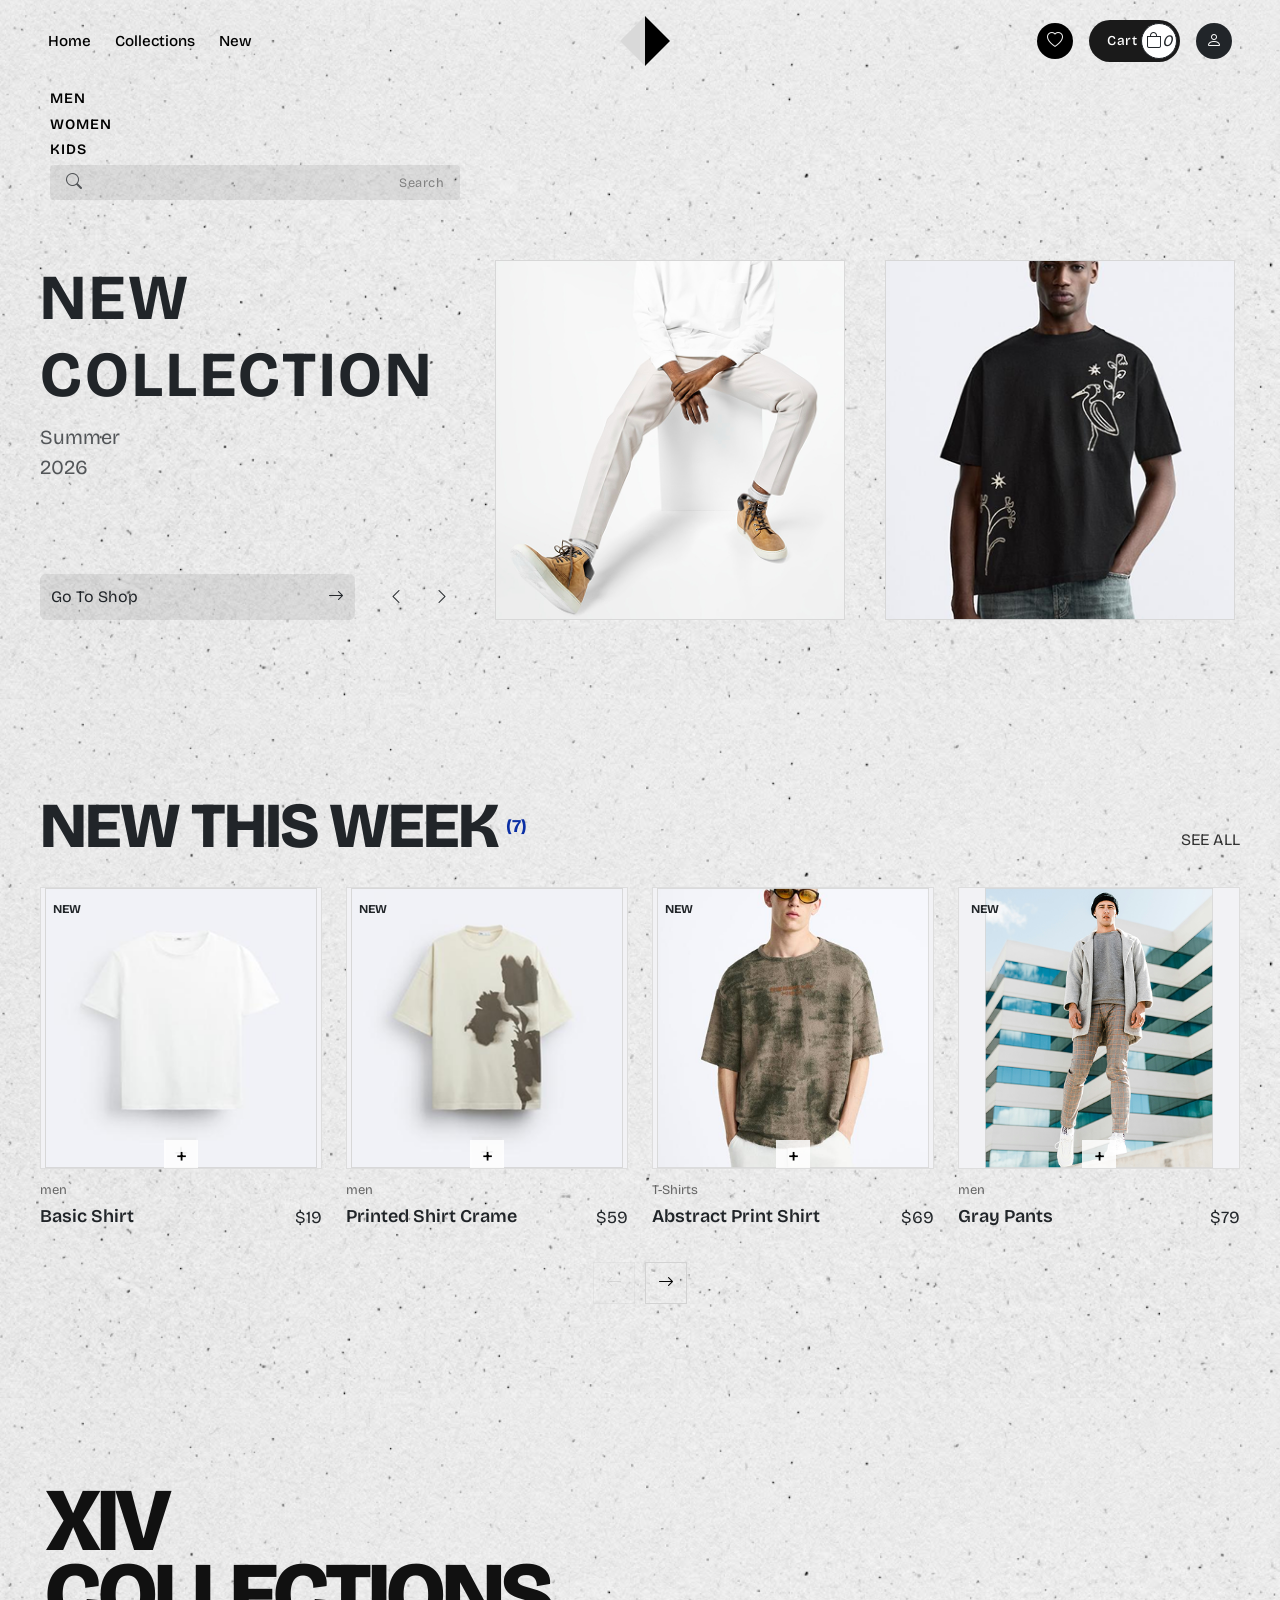
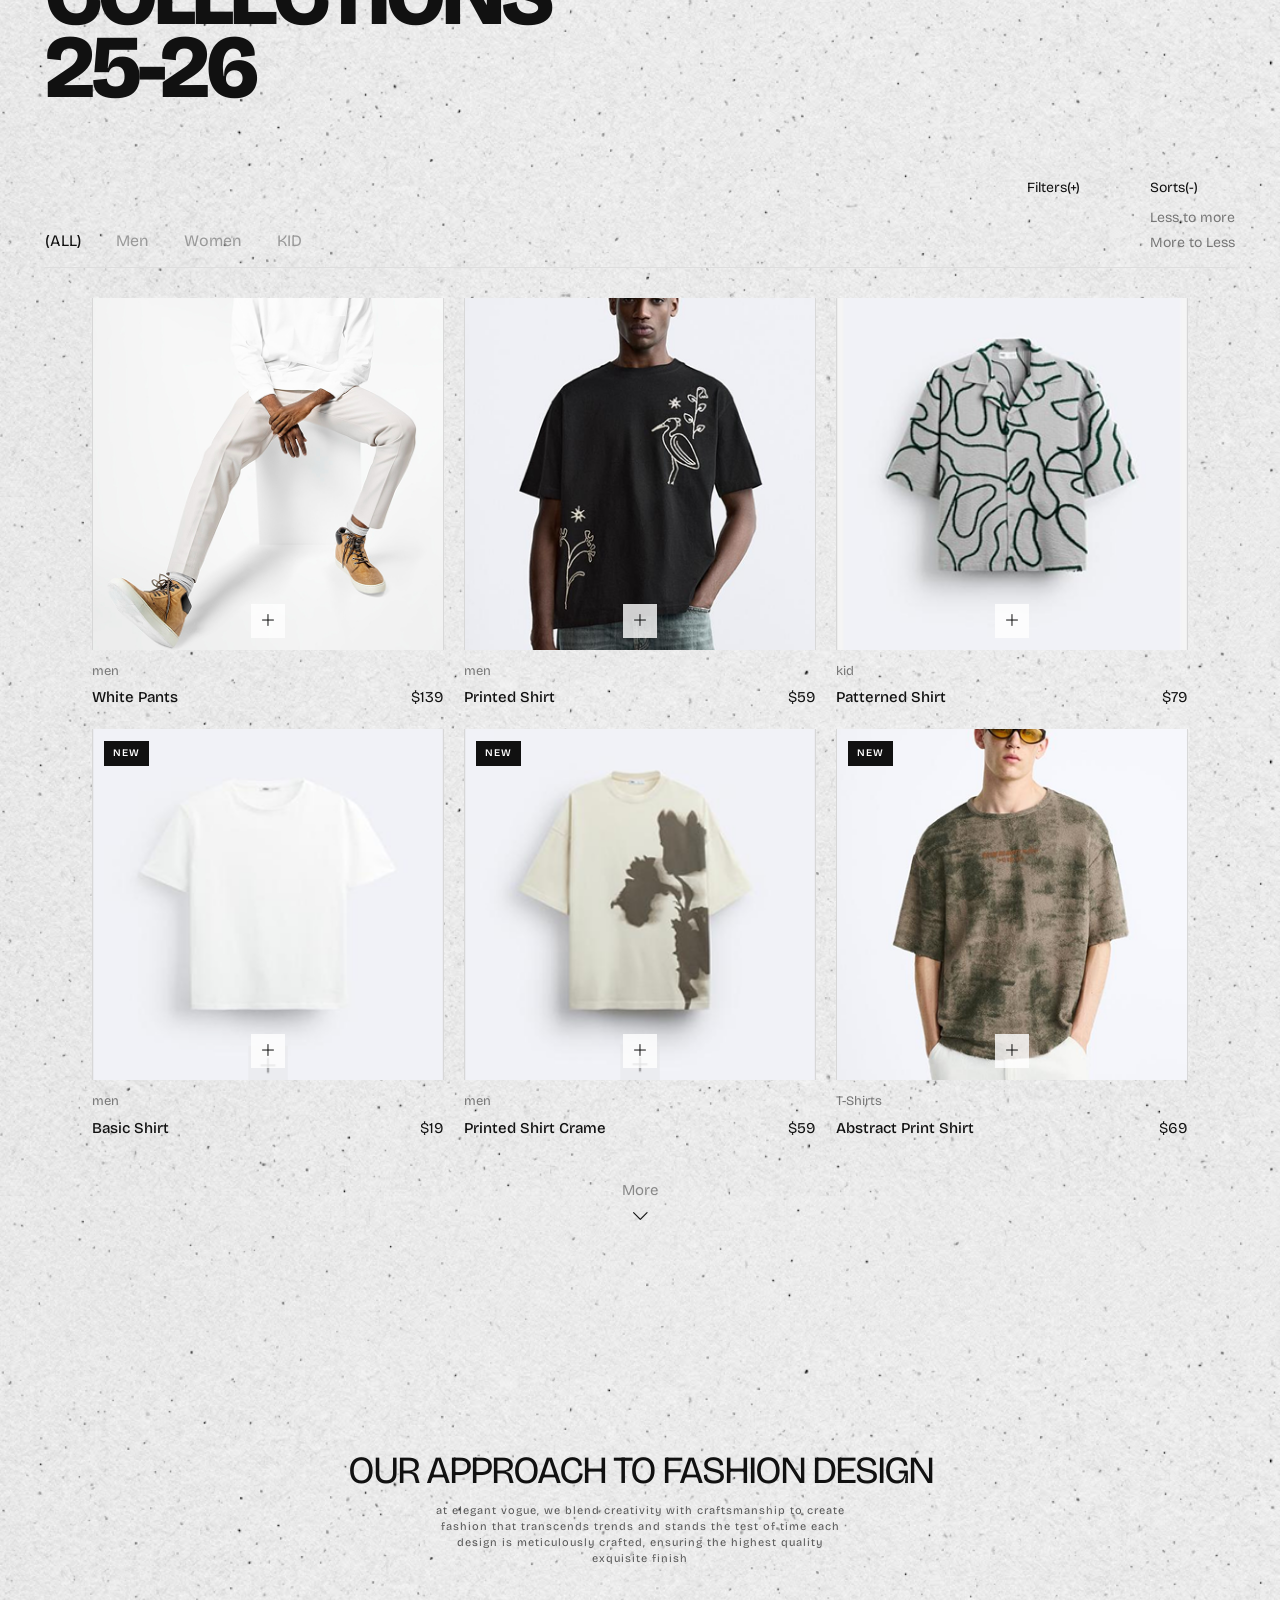
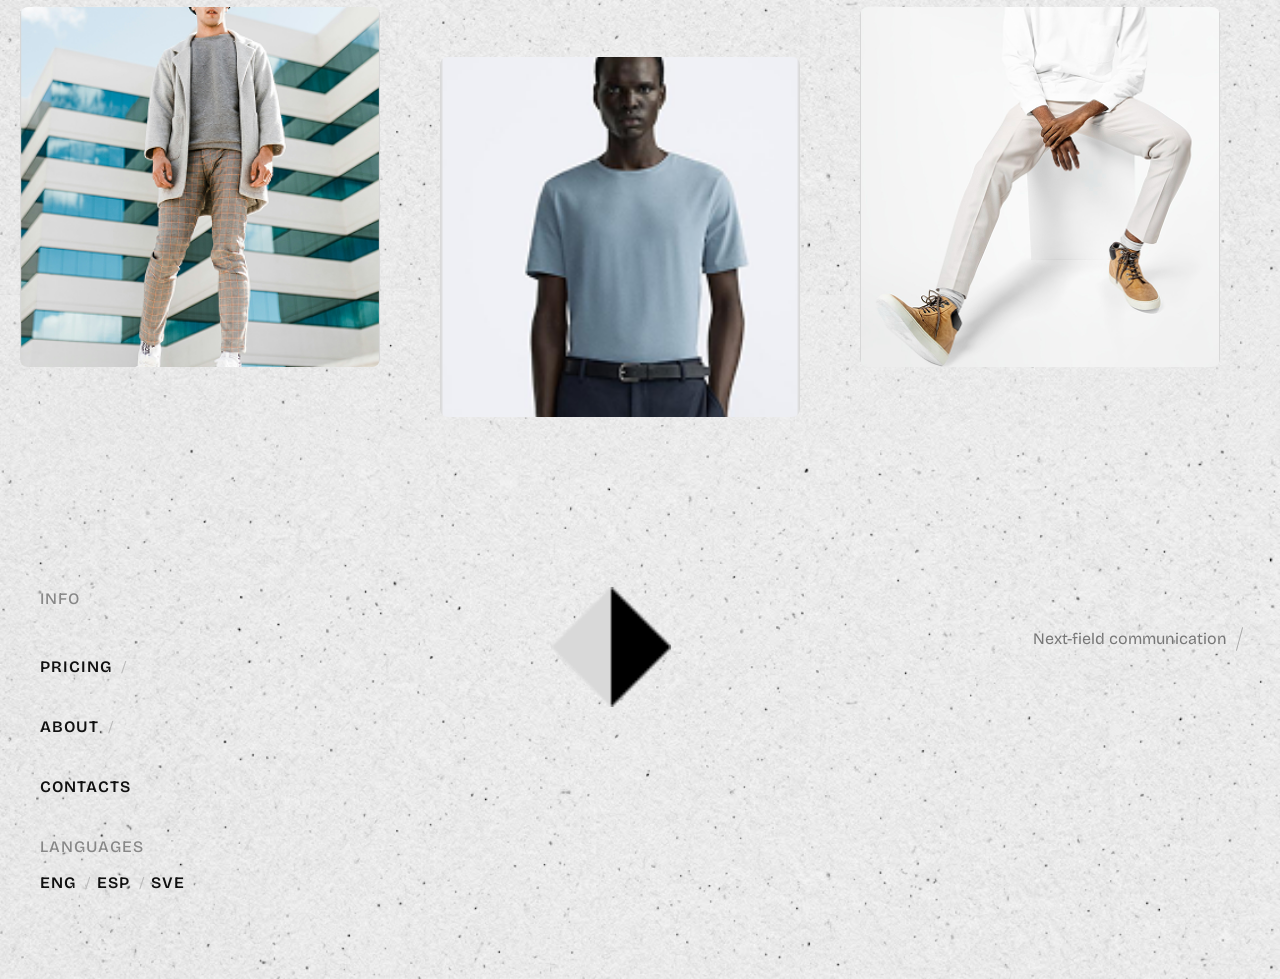
<file: index.html>
<!DOCTYPE html>
<html lang="en">

<head>
    <meta charset="UTF-8">
    <meta name="viewport" content="width=device-width, initial-scale=1.0">
    <link rel="icon" type="image/png" href="assets/images/nav-logo.png">

    <link
        href="https://fonts.googleapis.com/css2?family=Bricolage+Grotesque:opsz,wght@12..96,200..800&family=Elms+Sans:ital,wght@0,100..900;1,100..900&family=Fjalla+One&family=Geomini:wght@200..800&family=Noto+Sans:ital,wght@0,100..900;1,100..900&family=Roboto:ital,wght@0,100..900;1,100..900&family=Rubik:ital,wght@0,300..900;1,300..900&family=Work+Sans:ital,wght@0,100..900;1,100..900&display=swap"
        rel="stylesheet">
    <title>XIV | STORE</title>
    <link rel="stylesheet" href="assets/css/bootstrap.min.css">
    <link rel="stylesheet" href="https://cdn.jsdelivr.net/npm/bootstrap-icons@1.11.3/font/bootstrap-icons.min.css">
    <link rel="stylesheet" href="assets/css/main.css">
    <link rel="stylesheet" href="assets/css/home.css">
</head>

<body>
    <div class="home">
        <!-- Navbar-->
        <div class="nav-bar">
            <header class="custom-navbar py-3 px-4 px-md-5">

                <div class="d-flex justify-content-between">
                    <!-- Top Row Navigation Links, Logo, User Actions -->
                    <div class="d-flex align-items-center justify-content-between">

                        <!-- Left Section: Menu Toggle & Main Links -->
                        <div class="d-flex align-items-center gap-4">
                            <button id="menuToggle" class="btn p-0 border-0 text-dark me-2 d-md-none" type="button"
                                aria-label="Toggle Menu">

                                <i class="bi bi-list fs-3"></i>

                            </button>
                            <ul class="nav d-none d-md-flex align-items-center gap-4 m-0 p-0 list-unstyled">
                                <li><a href="index.html" class="nav-link-custom active">Home</a></li>
                                <li><a href="./pages/product.html" class="nav-link-custom">Collections</a></li>
                                <li><a href="#new" class="nav-link-custom">New</a></li>
                            </ul>
                        </div>

                    </div>

                    <!-- Center Section: Logo -->
                    <div class="">
                        <a href="index.html">
                            <img src="assets/images/nav-logo.png" alt="logo">
                        </a>
                    </div>

                    <!-- Right Section: Wishlist, Cart, Profile Icons -->
                    <div class="d-flex align-items-center  gap-1 gap-md-3">
                        <!-- Wishlist -->
                        <a href="./pages/favourite.html" class="icon-circle btn-wishlist d-none d-sm-flex">
                            <i class="bi bi-heart"></i>
                        </a>

                        <!-- Cart Button -->
                        <div class="cart-pill-wrapper d-flex align-items-center">
                            <span class="cart-text d-none d-md-inline-block me-1">Cart</span>
                            <a href="pages/cart.html" class="icon-circle bg-white text-dark border border-dark">
                                <i class="bi bi-bag"></i>
                                <i class="cart-counter">0</i>
                            </a>
                        </div>
                        
                        <!-- User Profile -->
                        <a href="pages/auth.html" class="icon-circle bg-dark text-white">
                            <i class="bi bi-person"></i>
                        </a>
                    </div>
                </div>

        </div>
        <!-- Categories & Search Bar -->
        <div class="d-flex flex-column  mt-2 Categories">
            <!-- Categories Links -->
            <div class="mb-3 mb-md-0">
                <ul class="list-unstyled category-links m-0 p-0">
                    <li><a href="#men">MEN</a></li>
                    <li><a href="#women">WOMEN</a></li>
                    <li><a href="#kids">KIDS</a></li>
                </ul>
            </div>

            <!-- Search Bar -->
            <div class="col-md-4 col-11 ">
                <div class="search-box position-relative">
                    <i class="bi bi-search position-absolute top-50 start-0 translate-middle-y ms-3 text-muted"></i>
                    <input type="text" class="form-control rounded-1 border-0 ps-5 pe-3 py-2" placeholder="Search">
                </div>
            </div>
        </div>

        </header>
        <div class="mobile-menu-overlay" id="menuOverlay"></div>

        <aside class="mobile-menu" id="mobileMenu">

            <div class="mobile-menu-header">
                <img src="assets/images/nav-logo.png" alt="XIV">

                <button id="closeMenu" class="menu-close">

                </button>
            </div>

            <nav class="mobile-nav">
                <a href="./index.html">Home</a>
                <a href="./pages/product.html">Collections</a>
                <a href="#new">New</a>
            </nav>


        </aside>

        <!-- End Of Nav Bar -->

        <div class="new-collection">

            <!-- Content -->
            <div class="new-collection-con">
                <div>
                    <h1 class="new-collection-h">
                        NEW<br>COLLECTION
                    </h1>

                    <p class="text-muted fs-5">Summer <br> 2026</p>
                </div>

                <div class="new-collection-go">
                    <a href="./pages/product.html" class="btn btn-shop go-shop">
                        Go To Shop
                        <i class="bi bi-arrow-right"></i>
                    </a>

                    <div>
                        <button id="prevBtn" class="btn btn-arrow">
                            <i class="bi bi-chevron-left"></i>
                        </button>

                        <button id="nextBtn" class="btn btn-arrow">
                            <i class="bi bi-chevron-right"></i>
                        </button>
                    </div>
                </div>
            </div>
            <!-- Images -->
            <div class="images-slider" id="images-slider">

                <div class="image-card">
                    <img id="image1" src="assets/images/img1.png" alt="Product">
                </div>

                <div class="image-card">
                    <img id="image2" src="assets/images/img2.png" alt="Product">
                </div>
            </div>

        </div>


        <!-- Section -2 -->

        <!-- Section - 2 -->
        <section class="new-products-section" id="new">

            <!-- Section Header -->
            <div class="new-products-header">

                <div class="d-flex align-items-center gap-2">
                    <h2>NEW THIS WEEK</h2>

                    <span id="newProductsCount" class="products-count">
                        (0)
                    </span>
                </div>

                <a href="./pages/product.html" class="see-all">
                    SEE ALL
                </a>

            </div>


            <!-- Products Viewport -->
            <div class="products-viewport">

                <div id="productsTrack" class="products-track">
                    <!-- Products generated by JavaScript -->
                </div>

            </div>

            <div class="products-navigation">

                <button id="productsPrevBtn" class="products-arrow" disabled>
                    <i class="bi bi-arrow-left"></i>
                </button>

                <button id="productsNextBtn" class="products-arrow">
                    <i class="bi bi-arrow-right"></i>
                </button>

            </div>

        </section>


        <!-- =========================================
     Section - 3
     Collections
========================================= -->

        <section class="collections-section">

            <!-- Section Heading -->
            <div class="collections-heading">
                <h2>
                    XIV<br>
                    COLLECTIONS<br>
                    25-26
                </h2>
            </div>


            <!-- Filters / Sort -->
            <div class="collections-toolbar">

                <!-- Categories -->
                <div class="collection-filters">

                    <button class="filter-btn active" data-category="all">
                        (ALL)
                    </button>

                    <button class="filter-btn" data-category="men" id="men">
                        Men
                    </button>

                    <button class="filter-btn" data-category="women" id="women">
                        Women
                    </button>

                    <button class="filter-btn" data-category="kids" id="kids">
                        KID
                    </button>

                </div>


                <!-- Filter & Sort -->
                <div class="collection-options">

                    <div class="filter-option">
                        <button id="filterToggle">
                            Filters(+)
                        </button>
                    </div>


                    <div class="sort-option">

                        <button id="sortToggle">
                            Sorts(-)
                        </button>

                        <div id="sortOptions" class="sort-options">

                            <button data-sort="low">
                                Less to more
                            </button>

                            <button data-sort="high">
                                More to Less
                            </button>

                        </div>

                    </div>

                </div>

            </div>


            <!-- Products -->
            <div id="collectionGrid" class="collection-grid">
            </div>


            <!-- More -->
            <button id="loadMoreBtn" class="load-more-btn">

                More

                <i class="bi bi-chevron-down"></i>

            </button>

        </section>


        <!-- =========================================
     Section - 4
     Our Approach
========================================= -->

        <section class="approach-section">

            <!-- Heading -->
            <div class="approach-header">

                <h2>
                    OUR APPROACH TO FASHION DESIGN
                </h2>

                <p>
                    at elegant vogue, we blend creativity with craftsmanship to create
                    <br class="desktop-break">
                    fashion that transcends trends and stands the test of time each
                    <br class="desktop-break">
                    design is meticulously crafted, ensuring the highest quality
                    <br class="desktop-break">
                    exquisite finish
                </p>

            </div>


            <!-- Images -->
            <div class="approach-gallery">

                <div class="approach-image image-one">
                    <img src="assets/images/img9.png" alt="Fashion collection">
                </div>

                <div class="approach-image image-two">
                    <img src="assets/images/img12.png" alt="Fashion collection">
                </div>

                <div class="approach-image image-three">
                    <img src="assets/images/img1.png" alt="Fashion collection">
                </div>

                <div class="approach-image image-four">
                    <img src="assets/images/img10.png" alt="Fashion collection">
                </div>

            </div>

        </section>


        <!-- =========================================
     Footer
========================================= -->

        <footer class="site-footer">

            <div class="footer-inner">

                <!-- Info -->
                <div class="footer-info">

                    <span>INFO</span>

                    <a href="./pages/checkout.html">PRICING</a>
                    <a href="./pages/about.html">ABOUT</a>
                    <a href="#">CONTACTS</a>

                    <div class="footer-languages">

                        <span>LANGUAGES</span>

                        <a href="#">ENG</a>
                        <a href="#">ESP</a>
                        <a href="#">SVE</a>

                    </div>

                </div>


                <!-- Logo -->
                <div class="footer-brand">

                    <img src="assets/images/nav-logo.png" alt="">

                </div>





                <!-- Communication -->
                <div class="footer-communication">

                    <span>
                        Next-field communication
                    </span>

                    <div></div>

                </div>

            </div>

        </footer>


    </div>




    <script src="./assets/js/bootstrap.bundle.min.js"></script>
    <script src="./assets/js/main.js"></script>
    <script src="assets/js/sync.js"></script>
    <script src="./assets/js/products.js"></script>
    <script src="./assets/js/cart.js"></script>
    <script src="./assets/js/cartt.js"></script>
    <script src="./assets/js/home.js"></script>
</body>

</html>
</file>
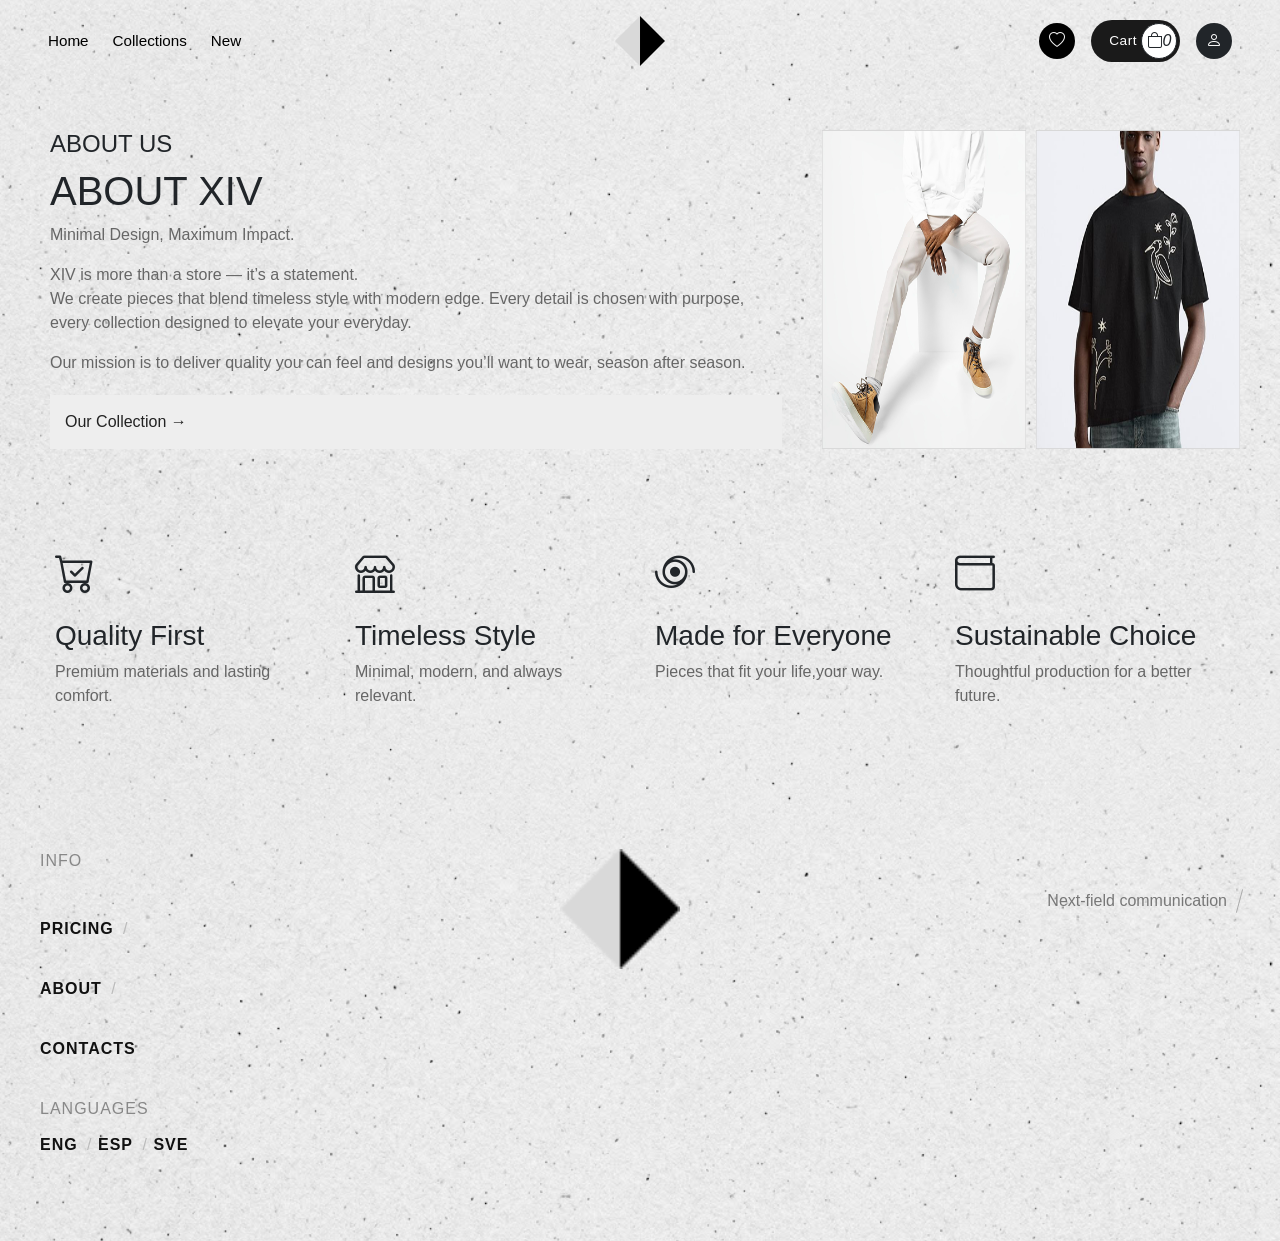
<file: pages/about.html>
<!DOCTYPE html>
<html lang="en">

<head>
    <meta charset="UTF-8">
    <meta name="viewport" content="width=device-width, initial-scale=1.0">
    <title>About</title>
    <link rel="stylesheet" href="../assets/css/about.css">
    <link rel="stylesheet" href="../assets/css/bootstrap.min.css">
    <link rel="stylesheet" href="../assets/css/main.css">
    <link rel="stylesheet" href="../assets/css/home.css">
    <link rel="stylesheet" href="https://cdn.jsdelivr.net/npm/bootstrap-icons@1.11.3/font/bootstrap-icons.min.css">
</head>

<body>
    <div class="all-about">

        <div class="nav-bar">
            <header class="custom-navbar py-3 px-4 px-md-5">

                <div class="d-flex justify-content-between">
                    <!-- Top Row Navigation Links, Logo, User Actions -->
                    <div class="d-flex align-items-center justify-content-between">

                        <!-- Left Section: Menu Toggle & Main Links -->
                        <div class="d-flex align-items-center gap-4">
                            <button id="menuToggle" class="btn p-0 border-0 text-dark me-2 d-md-none" type="button"
                                aria-label="Toggle Menu">

                                <i class="bi bi-list fs-3"></i>

                            </button>
                            <ul class="nav d-none d-md-flex align-items-center gap-4 m-0 p-0 list-unstyled">
                                <li><a href="../index.html" class="nav-link-custom active">Home</a></li>
                                <li><a href="product.html" class="nav-link-custom">Collections</a></li>
                                <li><a href="../index.html#new" class="nav-link-custom">New</a></li>
                            </ul>
                        </div>

                    </div>

                    <!-- Center Section: Logo -->
                    <div class="">
                        <a href="../index.html">
                            <img src="../assets/images/nav-logo.png" alt="logo">
                        </a>
                    </div>

                    <!-- Right Section: Wishlist, Cart, Profile Icons -->
                    <div class="d-flex align-items-center  gap-1 gap-md-3">
                        <!-- Wishlist -->
                        <a href="favourite.html" class="icon-circle btn-wishlist d-none d-sm-flex">
                            <i class="bi bi-heart"></i>
                        </a>

                        <!-- Cart Button -->
                        <div class="cart-pill-wrapper d-flex align-items-center">
                            <span class="cart-text d-none d-md-inline-block me-1">Cart</span>
                            <a href="cart.html" class="icon-circle bg-white text-dark border border-dark">
                                <i class="bi bi-bag"></i>
                                <i class="cart-counter">0</i>

                            </a>
                        </div>

                        <!-- User Profile -->
                        <a href="auth.html" class="icon-circle bg-dark text-white">
                            <i class="bi bi-person"></i>
                        </a>
                    </div>
                </div>
            </header>
            <div class="mobile-menu-overlay" id="menuOverlay"></div>

            <aside class="mobile-menu" id="mobileMenu">

                <div class="mobile-menu-header">
                    <img src="../assets/images/nav-logo.png" alt="XIV">

                    <button id="closeMenu" class="menu-close">

                    </button>
                </div>

                <nav class="mobile-nav">
                    <a href="../index.html">Home</a>
                    <a href="product.html">Collections</a>
                    <a href="../index.html#new">New</a>
                </nav>


            </aside>
        </div>
        <div class="about">
            <div class="decription">
                <h4>ABOUT US</h4>
                <h1>ABOUT XIV</h1>
                <p>Minimal Design, Maximum Impact.</p>
                <p>
                    XIV is more than a store — it’s a statement.<br>
                    We create pieces that blend timeless style with modern
                    edge. Every detail is chosen with purpose, every collection
                    designed to elevate your everyday.
                </p>
                <p>
                    Our mission is to deliver quality you can feel and designs
                    you’ll want to wear, season after season.
                </p>
                <a href="product.html">Our Collection →</a>
            </div>
            <div class="image">
                <img src="../assets/images/img1.png" alt="">
                <img src="../assets/images/img2.png" alt="">
            </div>
        </div>
        <div class="end">
            <div class="bottom">
                <i class="bi bi-cart-check"></i>
                <h3>Quality First</h3>
                <p>Premium materials and lasting comfort.</p>
            </div>
            <div class="bottom">
                <i class="bi bi-shop"></i>
                <h3>Timeless Style</h3>
                <p>Minimal, modern, and always relevant.</p>
            </div>
            <div class="bottom">
                <i class="bi bi-tropical-storm"></i>
                <h3>Made for Everyone</h3>
                <p>Pieces that fit your life,your way.</p>
            </div>
            <div class="bottom">
                <i class="bi bi-wallet"></i>
                <h3>Sustainable Choice</h3>
                <p>Thoughtful production for a better future.</p>
            </div>
        </div>

        <footer class="site-footer">

            <div class="footer-inner">

                <!-- Info -->
                <div class="footer-info">

                    <span>INFO</span>

                    <a href="checkout.html">PRICING</a>
                    <a href="about.html">ABOUT</a>
                    <a href="#">CONTACTS</a>

                    <div class="footer-languages">

                        <span>LANGUAGES</span>

                        <a href="#">ENG</a>
                        <a href="#">ESP</a>
                        <a href="#">SVE</a>

                    </div>

                </div>


                <!-- Logo -->
                <div class="footer-brand">

                    <img src="../assets/images/nav-logo.png" alt="">

                </div>





                <!-- Communication -->
                <div class="footer-communication">

                    <span>
                        Next-field communication
                    </span>

                    <div></div>

                </div>

            </div>

        </footer>
    </div>
    <script src="../assets/js/bootstrap.bundle.min.js"></script>
    <script src="../assets/js/home.js"></script>
    <script src="../assets/js/main.js"></script>
    <script src="../assets/js/cart.js"></script>
    <script src="../assets/js/cartt.js"></script>
</body>

</html>
</file>
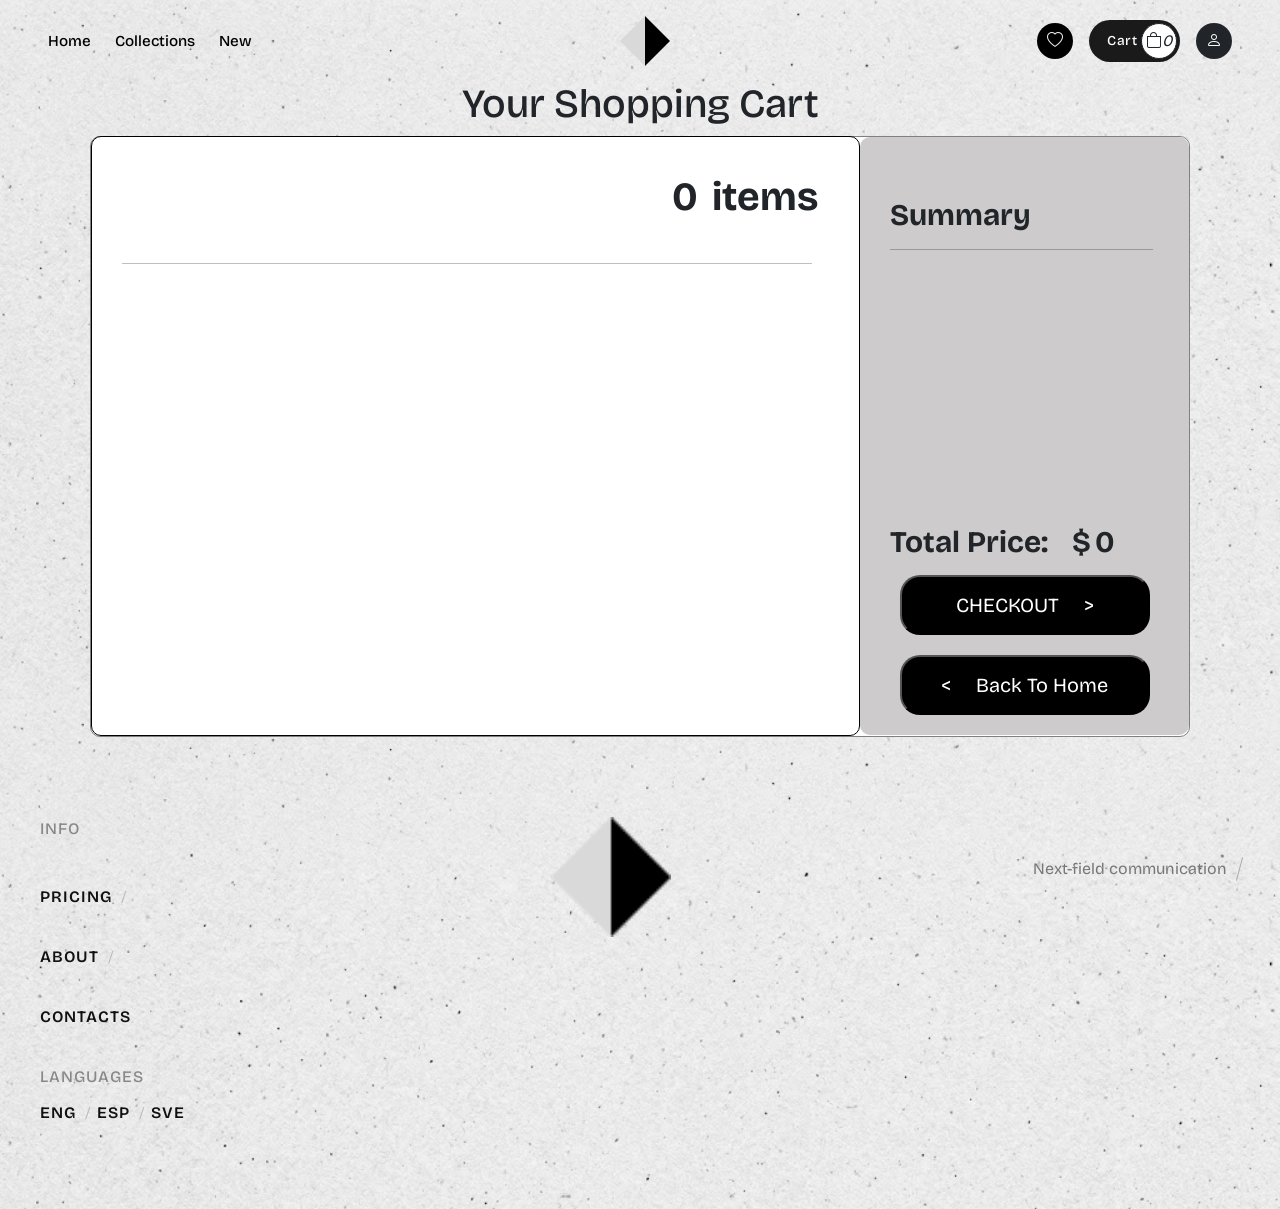
<file: pages/cart.html>
<!DOCTYPE html>
<html lang="en">
<head>
    <meta charset="UTF-8">
    <meta name="viewport" content="width=device-width, initial-scale=1.0">
    <link rel="icon" type="image/png" href="../assets/images/logo.png">

    <link href="https://fonts.googleapis.com/css2?family=Bricolage+Grotesque:opsz,wght@12..96,200..800&amp;family=Elms+Sans:ital,wght@0,100..900;1,100..900&amp;family=Fjalla+One&amp;family=Geomini:wght@200..800&amp;family=Noto+Sans:ital,wght@0,100..900;1,100..900&amp;family=Roboto:ital,wght@0,100..900;1,100..900&amp;family=Rubik:ital,wght@0,300..900;1,300..900&amp;family=Work+Sans:ital,wght@0,100..900;1,100..900&amp;display=swap" rel="stylesheet">
    <title>XIV | STORE</title>
    <link rel="stylesheet" href="../assets/css/bootstrap.min.css">
    <link rel="stylesheet" href="https://cdn.jsdelivr.net/npm/bootstrap-icons@1.11.3/font/bootstrap-icons.min.css">
    <link rel="stylesheet" href="../assets/css/main.css">
    <link rel="stylesheet" href="../assets/css/home.css">
    <link rel="stylesheet" href="../assets/css/cart.css">
    <link rel="stylesheet" href="../assets/css/animations.css">

</head>

<body>

    <div class="home">
        <!-- Navbar-->
        <div class="nav-bar">
            <header class="custom-navbar py-3 px-4 px-md-5">

                <div class="d-flex justify-content-between">
                    <!-- Top Row Navigation Links, Logo, User Actions -->
                    <div class="d-flex align-items-center justify-content-between">

                        <!-- Left Section: Menu Toggle & Main Links -->
                        <div class="d-flex align-items-center gap-4">
                            <button id="menuToggle" class="btn p-0 border-0 text-dark me-2 d-md-none" type="button" aria-label="Toggle Menu">

                                <i class="bi bi-list fs-3"></i>

                            </button>
                            <ul class="nav d-none d-md-flex align-items-center gap-4 m-0 p-0 list-unstyled">
                                <li><a href="../index.html" class="nav-link-custom active">Home</a></li>
                                <li><a href="./product.html" class="nav-link-custom">Collections</a></li>
                                <li><a href="../index.html#new" class="nav-link-custom">New</a></li>
                            </ul>
                        </div>

                    </div>

                    <!-- Center Section: Logo -->
                    <div class="">
                        <a href="../index.html">
                            <img src="../assets/images/nav-logo.png" alt="logo">
                        </a>
                    </div>

                    <!-- Right Section: Wishlist, Cart, Profile Icons -->
                    <div class="d-flex align-items-center  gap-1 gap-md-3">
                        <!-- Wishlist -->
                        <a href="favourite.html" class="icon-circle btn-wishlist d-none d-sm-flex">
                            <i class="bi bi-heart"></i>
                        </a>

                        <!-- Cart Button -->
                        <div class="cart-pill-wrapper d-flex align-items-center">
                            <span class="cart-text d-none d-md-inline-block me-1">Cart</span>
                            <a href="cart.html" class="icon-circle bg-white text-dark border border-dark">
                                <i class="bi bi-bag"></i>
                                <i class="cart-counter">0</i>

                            </a>
                        </div>

                        <!-- User Profile -->
                        <a href="auth.html" class="icon-circle bg-dark text-white">
                            <i class="bi bi-person"></i>
                        </a>
                    </div>
                
                </div>
            </header>
            <div class="mobile-menu-overlay" id="menuOverlay"></div>
            <aside class="mobile-menu" id="mobileMenu">

            <div class="mobile-menu-header">
                <img src="../assets/images/nav-logo.png" alt="XIV">

                <button id="closeMenu" class="menu-close">

                </button>
            </div>

            <nav class="mobile-nav">
                <a href="../index.html">Home</a>
                <a href="product.html">Collections</a>
                <a href="../index.html#new">New</a>
            </nav>


        </aside>
        </div>
        <!-- Categories & Search Bar -->
        <h1>Your Shopping Cart</h1>
        <div class="cart">
            <div class="summary">
                <h2>Summary</h2>
                <hr class="summaryhr">
                <div class="total-price">
                    <span class="total-price-header" >Total Price:</span>

                    <span class="total-price-dollar">$</span> 
                    <span class="product-price-total-price">100</span>

                </div>
                <div class="buttons">
                    <a href="./checkout.html">
                    <button type="submit" class="checkout-button">CHECKOUT <span class="greater">&gt;</span></button>
                    </a>
                    
                </div>
                <div class="home-button2">
                    <div class="buttons">
                    <a href="../index.html">
                    <button class="home-button"><span class="less">&lt;</span>  Back To Home</button>
                    </a>
                    </div>
                </div>
                
            </div>
            <div class="products">
                <div class="products-num">
                    <div class="products-number">
                        <span class="num">1</span>
                        <span class="items">items</span>
                    </div>
                </div>
                <hr class="productshr">
            </div>
            
        </div>
        

        <!-- =========================================
     Footer
        ========================================= -->

        <footer class="site-footer">

            <div class="footer-inner">

                <!-- Info -->
                <div class="footer-info">

                    <span>INFO</span>

                    <a href="checkout.html">PRICING</a>
                    <a href="about.html">ABOUT</a>
                    <a href="#">CONTACTS</a>

                    <div class="footer-languages">

                        <span>LANGUAGES</span>

                        <a href="#">ENG</a>
                        <a href="#">ESP</a>
                        <a href="#">SVE</a>

                    </div>

                </div>


                <!-- Logo -->
                <div class="footer-brand">

                    <img src="../assets/images/nav-logo.png" alt="">

                </div>





                <!-- Communication -->
                <div class="footer-communication">

                    <span>
                        Next-field communication
                    </span>

                    <div></div>

                </div>

            </div>

        </footer>


    </div>


    <script src="../assets/js/bootstrap.bundle.min.js"></script>
    <script src="../assets/js/main.js"></script>
    <script src="../assets/js/cart.js"></script>
</body></html>
</file>
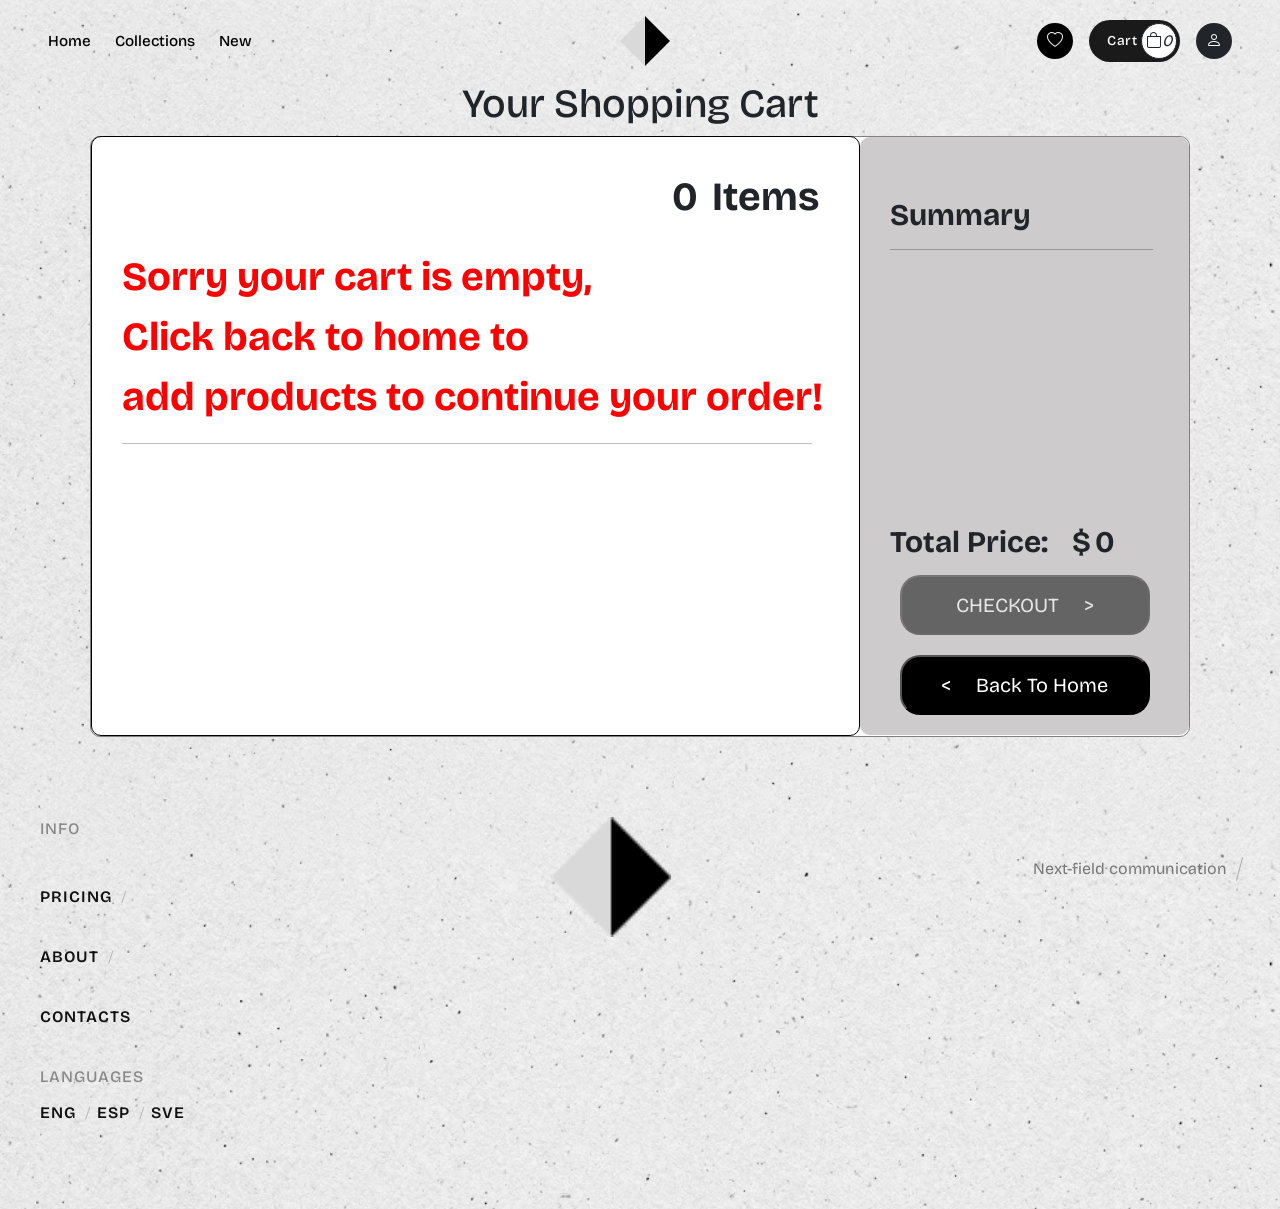
<file: pages/emptycart.html>
<!DOCTYPE html>
<html lang="en">
<head>
    <meta charset="UTF-8">
    <meta name="viewport" content="width=device-width, initial-scale=1.0">
    <link rel="icon" type="image/png" href="../assets/images/logo.png">

    <link href="https://fonts.googleapis.com/css2?family=Bricolage+Grotesque:opsz,wght@12..96,200..800&amp;family=Elms+Sans:ital,wght@0,100..900;1,100..900&amp;family=Fjalla+One&amp;family=Geomini:wght@200..800&amp;family=Noto+Sans:ital,wght@0,100..900;1,100..900&amp;family=Roboto:ital,wght@0,100..900;1,100..900&amp;family=Rubik:ital,wght@0,300..900;1,300..900&amp;family=Work+Sans:ital,wght@0,100..900;1,100..900&amp;display=swap" rel="stylesheet">
    <title>XIV | STORE</title>
    <link rel="stylesheet" href="../assets/css/bootstrap.min.css">
    <link rel="stylesheet" href="https://cdn.jsdelivr.net/npm/bootstrap-icons@1.11.3/font/bootstrap-icons.min.css">
    <link rel="stylesheet" href="../assets/css/main.css">
    <link rel="stylesheet" href="../assets/css/home.css">
    <link rel="stylesheet" href="../assets/css/cart.css">
    <link rel="stylesheet" href="../assets/css/animations.css">

</head>

<body>

    <div class="home">
        <!-- Navbar-->
        <div class="nav-bar">
            <header class="custom-navbar py-3 px-4 px-md-5">

                <div class="d-flex justify-content-between">
                    <!-- Top Row Navigation Links, Logo, User Actions -->
                    <div class="d-flex align-items-center justify-content-between">

                        <!-- Left Section: Menu Toggle & Main Links -->
                        <div class="d-flex align-items-center gap-4">
                            <button id="menuToggle" class="btn p-0 border-0 text-dark me-2 d-md-none" type="button" aria-label="Toggle Menu">

                                <i class="bi bi-list fs-3"></i>

                            </button>
                            <ul class="nav d-none d-md-flex align-items-center gap-4 m-0 p-0 list-unstyled">
                                <li><a href="../index.html" class="nav-link-custom active">Home</a></li>
                                <li><a href="./product.html" class="nav-link-custom">Collections</a></li>
                                <li><a href="../index.html#new" class="nav-link-custom">New</a></li>
                            </ul>
                        </div>

                    </div>

                    <!-- Center Section: Logo -->
                    <div class="">
                        <a href="../index.html">
                            <img src="../assets/images/nav-logo.png" alt="logo">
                        </a>
                    </div>

                    <!-- Right Section: Wishlist, Cart, Profile Icons -->
                    <div class="d-flex align-items-center  gap-1 gap-md-3">
                        <!-- Wishlist -->
                        <a href="favourite.html" class="icon-circle btn-wishlist d-none d-sm-flex">
                            <i class="bi bi-heart"></i>
                        </a>

                        <!-- Cart Button -->
                        <div class="cart-pill-wrapper d-flex align-items-center">
                            <span class="cart-text d-none d-md-inline-block me-1">Cart</span>
                            <a href="cart.html" class="icon-circle bg-white text-dark border border-dark">
                                <i class="bi bi-bag"></i>
                                <i class="cart-counter">0</i>

                            </a>
                        </div>

                        <!-- User Profile -->
                        <a href="auth.html" class="icon-circle bg-dark text-white">
                            <i class="bi bi-person"></i>
                        </a>
                    </div>
                
                </div>
            </header>
            <div class="mobile-menu-overlay" id="menuOverlay"></div>
            <aside class="mobile-menu" id="mobileMenu">

            <div class="mobile-menu-header">
                <img src="../assets/images/nav-logo.png" alt="XIV">

                <button id="closeMenu" class="menu-close">

                </button>
            </div>

            <nav class="mobile-nav">
                <a href="../index.html">Home</a>
                <a href="../product.html">Collections</a>
                <a href="../index.html#new">New</a>
            </nav>


        </aside>
        </div>
        <!-- Categories & Search Bar -->
        <h1>Your Shopping Cart</h1>
        <div class="cart">
            <div class="summary">
                <h2>Summary</h2>
                <hr class="summaryhr">
                <div class="total-price">
                    <span class="total-price-header" >Total Price:</span>

                    <span class="total-price-dollar">$</span> 
                    <span class="product-price-total-price">0</span>

                </div>
                <div class="buttons">
                    <a href="./checkout.html" style="pointer-events: none; opacity: 0.5;">
                    <button class="checkout-button " disabled>CHECKOUT <span class="greater">&gt;</span></button>
                    </a>
                    
                </div>
                <div class="home-button2">
                    <div class="buttons">
                    <a href="../index.html">
                    <button class="home-button"><span class="less">&lt;</span>  Back To Home</button>
                    </a>
                    </div>
                </div>
                
            </div>
            <div class="products">
                <div class="products-num">
                    <div class="products-number">
                        <span class="num">0</span>
                        <span class="items">Items</span>
                    </div>
                </div>
                <div class="error"><p class="error-message" style="color: red;">Sorry your cart is empty,
                    <br>
                     Click back to home to 
                     <br>
                     add products to continue your order!</p></div>
                <hr class="productshr">
            </div>
            
        </div>
        

        <!-- =========================================
     Footer
        ========================================= -->

        <footer class="site-footer">

            <div class="footer-inner">

                <!-- Info -->
                <div class="footer-info">

                    <span>INFO</span>

                    <a href="checkout.html">PRICING</a>
                    <a href="about.html">ABOUT</a>
                    <a href="#">CONTACTS</a>

                    <div class="footer-languages">

                        <span>LANGUAGES</span>

                        <a href="#">ENG</a>
                        <a href="#">ESP</a>
                        <a href="#">SVE</a>

                    </div>

                </div>


                <!-- Logo -->
                <div class="footer-brand">

                    <img src="../assets/images/nav-logo.png" alt="">

                </div>





                <!-- Communication -->
                <div class="footer-communication">

                    <span>
                        Next-field communication
                    </span>

                    <div></div>

                </div>

            </div>

        </footer>


    </div>


    <script src="../assets/js/bootstrap.bundle.min.js"></script>
    <script src="../assets/js/main.js"></script>
</body></html>
</file>
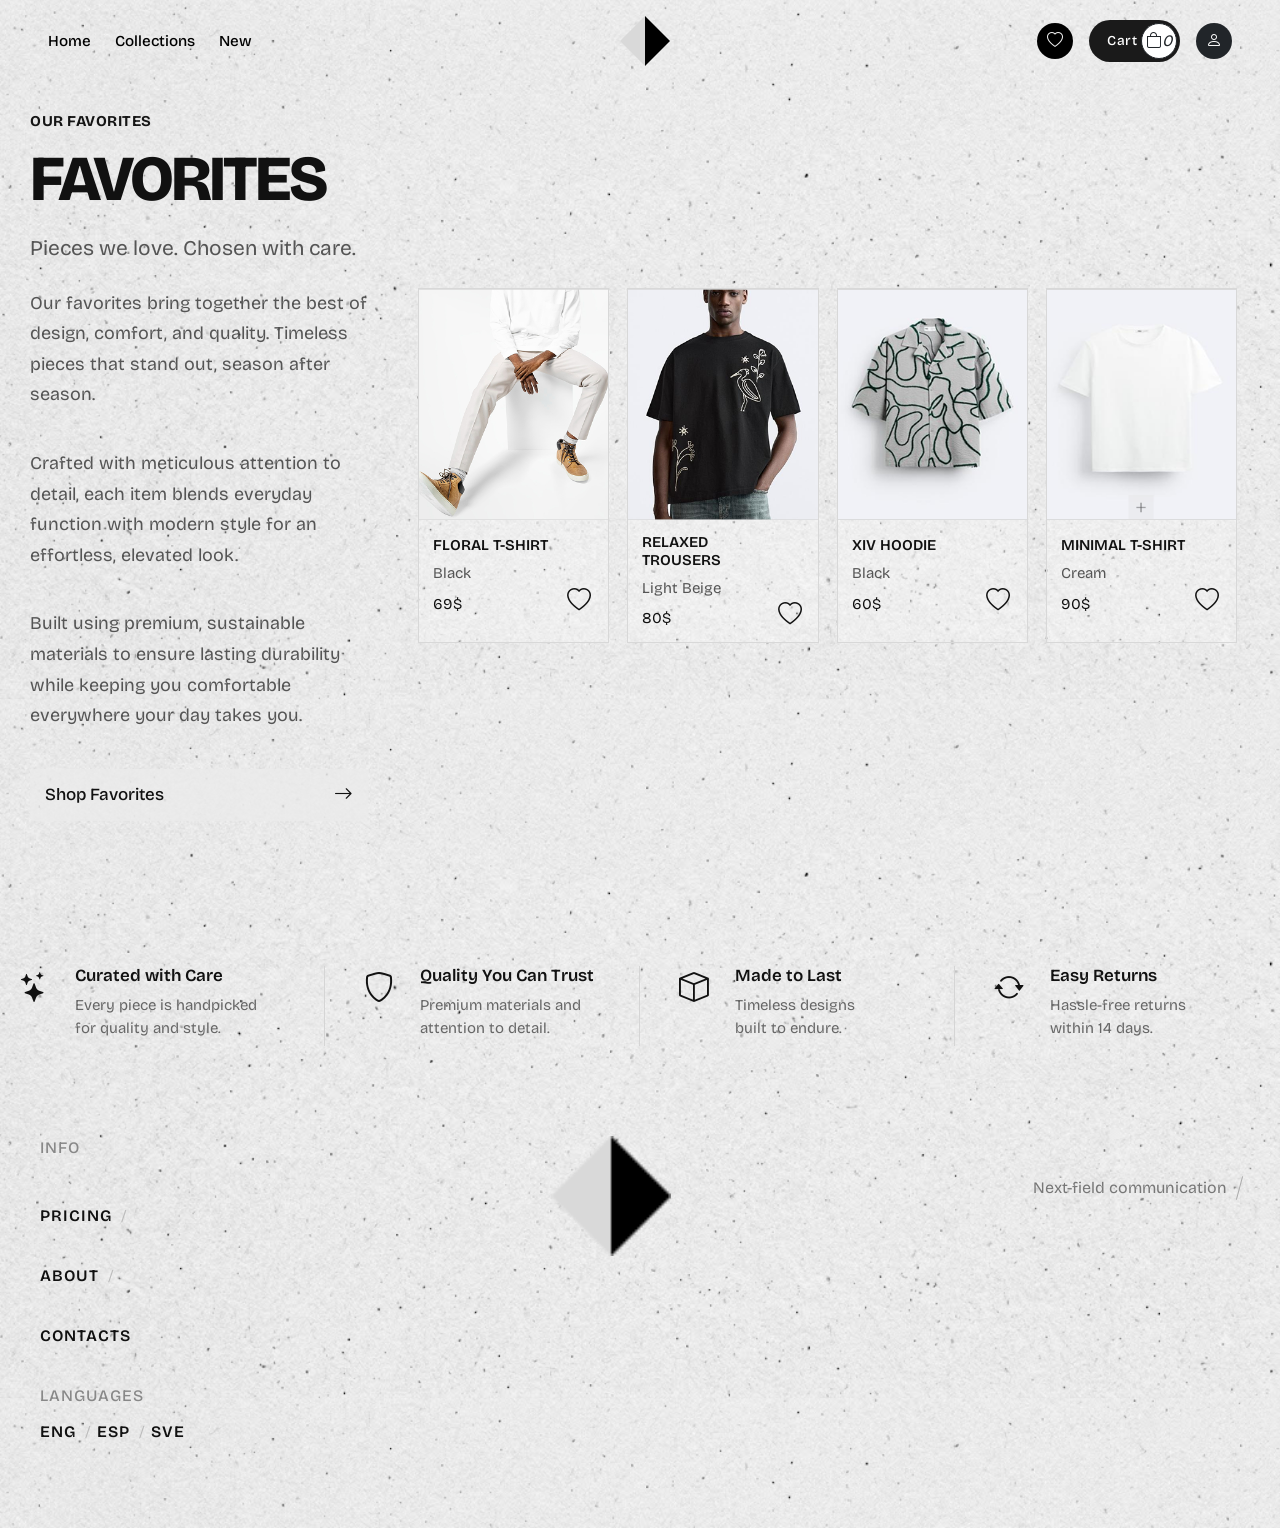
<file: pages/favourite.html>
<!DOCTYPE html>
<html lang="en">

<head>
    <meta charset="UTF-8">
    <meta name="viewport" content="width=device-width, initial-scale=1.0">
    <link rel="icon" type="image/png" href="../assets/images/logo.png">

    <link
        href="https://fonts.googleapis.com/css2?family=Bricolage+Grotesque:opsz,wght@12..96,200..800&family=Elms+Sans:ital,wght@0,100..900;1,100..900&family=Fjalla+One&family=Geomini:wght@200..800&family=Noto+Sans:ital,wght@0,100..900;1,100..900&family=Roboto:ital,wght@0,100..900;1,100..900&family=Rubik:ital,wght@0,300..900;1,300..900&family=Work+Sans:ital,wght@0,100..900;1,100..900&display=swap"
        rel="stylesheet">
    <title>XIV | STORE</title>
    <link rel="stylesheet" href="../assets/css/bootstrap.min.css">
    <link rel="stylesheet" href="https://cdn.jsdelivr.net/npm/bootstrap-icons@1.11.3/font/bootstrap-icons.min.css"
        crossorigin="anonymous">
    <link rel="stylesheet" href="../assets/css/main.css">
    <link rel="stylesheet" href="../assets/css/home.css">
    <link rel="stylesheet" href="../assets/css/favourite.css">
</head>

<body>

    <div class="page">
        <div class="nav-bar">
            <header class="custom-navbar py-3 px-4 px-md-5">

                <div class="d-flex justify-content-between">
                    <!-- Top Row Navigation Links, Logo, User Actions -->
                    <div class="d-flex align-items-center justify-content-between">

                        <!-- Left Section: Menu Toggle & Main Links -->
                        <div class="d-flex align-items-center gap-4">
                            <button id="menuToggle" class="btn p-0 border-0 text-dark me-2 d-md-none" type="button"
                                aria-label="Toggle Menu">

                                <i class="bi bi-list fs-3"></i>

                            </button>
                            <ul class="nav d-none d-md-flex align-items-center gap-4 m-0 p-0 list-unstyled">
                                <li><a href="../index.html" class="nav-link-custom active">Home</a></li>
                                <li><a href="product.html" class="nav-link-custom">Collections</a></li>
                                <li><a href="../index.html#new" class="nav-link-custom">New</a></li>
                            </ul>
                        </div>

                    </div>

                    <!-- Center Section: Logo -->
                    <div class="">
                        <a href="../index.html">
                            <img src="../assets/images/nav-logo.png" alt="logo">
                        </a>
                    </div>

                    <!-- Right Section: Wishlist, Cart, Profile Icons -->
                    <div class="d-flex align-items-center  gap-1 gap-md-3">
                        <!-- Wishlist -->
                        <a href="#" class="icon-circle btn-wishlist d-none d-sm-flex">
                            <i class="bi bi-heart"></i>
                        </a>

                        <!-- Cart Button -->
                        <div class="cart-pill-wrapper d-flex align-items-center">
                            <span class="cart-text d-none d-md-inline-block me-1">Cart</span>
                            <a href="./cart.html" class="icon-circle bg-white text-dark border border-dark">
                                <i class="bi bi-bag"></i>
                                <i class="cart-counter">0</i>
                            </a>
                        </div>

                        <!-- User Profile -->
                        <a href="auth.html" class="icon-circle bg-dark text-white">
                            <i class="bi bi-person"></i>
                        </a>
                    </div>
                </div>

        </div>
        <!-- Categories & Search Bar -->


        </header>
        <div class="mobile-menu-overlay" id="menuOverlay"></div>

        <aside class="mobile-menu" id="mobileMenu">

            <div class="mobile-menu-header">
                <img src="../assets/images/nav-logo.png" alt="XIV">

                <button id="closeMenu" class="menu-close">

                </button>
            </div>

            <nav class="mobile-nav">
                <a href="../index.html">Home</a>
                <a href="product.html">Collections</a>
                <a href="../index.html#new">New</a>
            </nav>

        </aside>


        <main class="favorites-section">

            <!-- Favorites Content -->
            <div class="favorites-main">

                <!-- Left Content -->
                <div class="favorites-info">

                    <span class="favorites-label">OUR FAVORITES</span>

                    <h1>FAVORITES</h1>

                    <p class="favorites-subtitle">
                        Pieces we love. Chosen with care.
                    </p>

                    <p class="favorites-description">
                        Our favorites bring together the best of
                        design, comfort, and quality. Timeless pieces
                        that stand out, season after season.
                    </p>

                    <p class="favorites-description">
                        Crafted with meticulous attention to detail,
                        each item blends everyday function with modern
                        style for an effortless, elevated look.
                    </p>

                    <p class="favorites-description">
                        Built using premium, sustainable materials to
                        ensure lasting durability while keeping you
                        comfortable everywhere your day takes you.
                    </p>


                    <a href="product.html" class="shop-favorites">
                        <span>Shop Favorites</span>
                        <i class="bi bi-arrow-right"></i>
                    </a>

                </div>


                <!-- Products -->
                <div class="favorites-products">

                    <!-- Card -->
                    <article class="favorite-card">

                        <div class="favorite-image">
                            <img src="../assets/images/img1.png" alt="Floral T-Shirt">
                        </div>

                        <div class="favorite-details">

                            <div>
                                <h3>FLORAL T-SHIRT</h3>
                                <p>Black</p>
                                <span>69$</span>
                            </div>

                            <button class="favorite-heart">
                                <i class="bi bi-heart"></i>
                            </button>

                        </div>

                    </article>


                    <!-- Card -->
                    <article class="favorite-card">

                        <div class="favorite-image">
                            <img src="../assets/images/img2.png" alt="Relaxed Trousers">
                        </div>

                        <div class="favorite-details">

                            <div>
                                <h3>RELAXED TROUSERS</h3>
                                <p>Light Beige</p>
                                <span>80$</span>
                            </div>

                            <button class="favorite-heart">
                                <i class="bi bi-heart"></i>
                            </button>

                        </div>

                    </article>


                    <!-- Card -->
                    <article class="favorite-card">

                        <div class="favorite-image">
                            <img src="../assets/images/img3.png" alt="XIV Hoodie">
                        </div>

                        <div class="favorite-details">

                            <div>
                                <h3>XIV HOODIE</h3>
                                <p>Black</p>
                                <span>60$</span>
                            </div>

                            <button class="favorite-heart">
                                <i class="bi bi-heart"></i>
                            </button>

                        </div>

                    </article>


                    <!-- Card -->
                    <article class="favorite-card">

                        <div class="favorite-image">
                            <img src="../assets/images/img4.png" alt="Minimal T-Shirt">
                        </div>

                        <div class="favorite-details">

                            <div>
                                <h3>MINIMAL T-SHIRT</h3>
                                <p>Cream</p>
                                <span>90$</span>
                            </div>

                            <button class="favorite-heart">
                                <i class="bi bi-heart"></i>
                            </button>

                        </div>

                    </article>

                </div>

            </div>


            <!-- Features -->
            <div class="favorites-features">

                <div class="feature-item">

                    <div class="feature-icon">
                        <i class="bi bi-stars"></i>
                    </div>

                    <div>
                        <h4>Curated with Care</h4>
                        <p>Every piece is handpicked<br>for quality and style.</p>
                    </div>

                </div>


                <div class="feature-item">

                    <div class="feature-icon">
                        <i class="bi bi-shield"></i>
                    </div>

                    <div>
                        <h4>Quality You Can Trust</h4>
                        <p>Premium materials and<br>attention to detail.</p>
                    </div>

                </div>


                <div class="feature-item">

                    <div class="feature-icon">
                        <i class="bi bi-box"></i>
                    </div>

                    <div>
                        <h4>Made to Last</h4>
                        <p>Timeless designs<br>built to endure.</p>
                    </div>

                </div>


                <div class="feature-item">

                    <div class="feature-icon">
                        <i class="bi bi-arrow-repeat"></i>
                    </div>

                    <div>
                        <h4>Easy Returns</h4>
                        <p>Hassle-free returns<br>within 14 days.</p>
                    </div>

                </div>

            </div>

        </main>


        <footer class="site-footer">

            <div class="footer-inner">

                <!-- Info -->
                <div class="footer-info">

                    <span>INFO</span>

                    <a href="checkout.html">PRICING</a>
                    <a href="about.html">ABOUT</a>
                    <a href="#">CONTACTS</a>

                    <div class="footer-languages">

                        <span>LANGUAGES</span>

                        <a href="#">ENG</a>
                        <a href="#">ESP</a>
                        <a href="#">SVE</a>

                    </div>

                </div>


                <!-- Logo -->
                <div class="footer-brand">

                    <img src="../assets/images/nav-logo.png" alt="">

                </div>





                <!-- Communication -->
                <div class="footer-communication">

                    <span>
                        Next-field communication
                    </span>

                    <div></div>

                </div>

            </div>

        </footer>


    </div>


    <script src="../assets/js/bootstrap.bundle.min.js"></script>
    <script src="../assets/js/main.js"></script>
    <script src="../assets/js/cart.js"></script>
    <script src="../assets/js/cartt.js"></script>
</body>

</html>
</file>
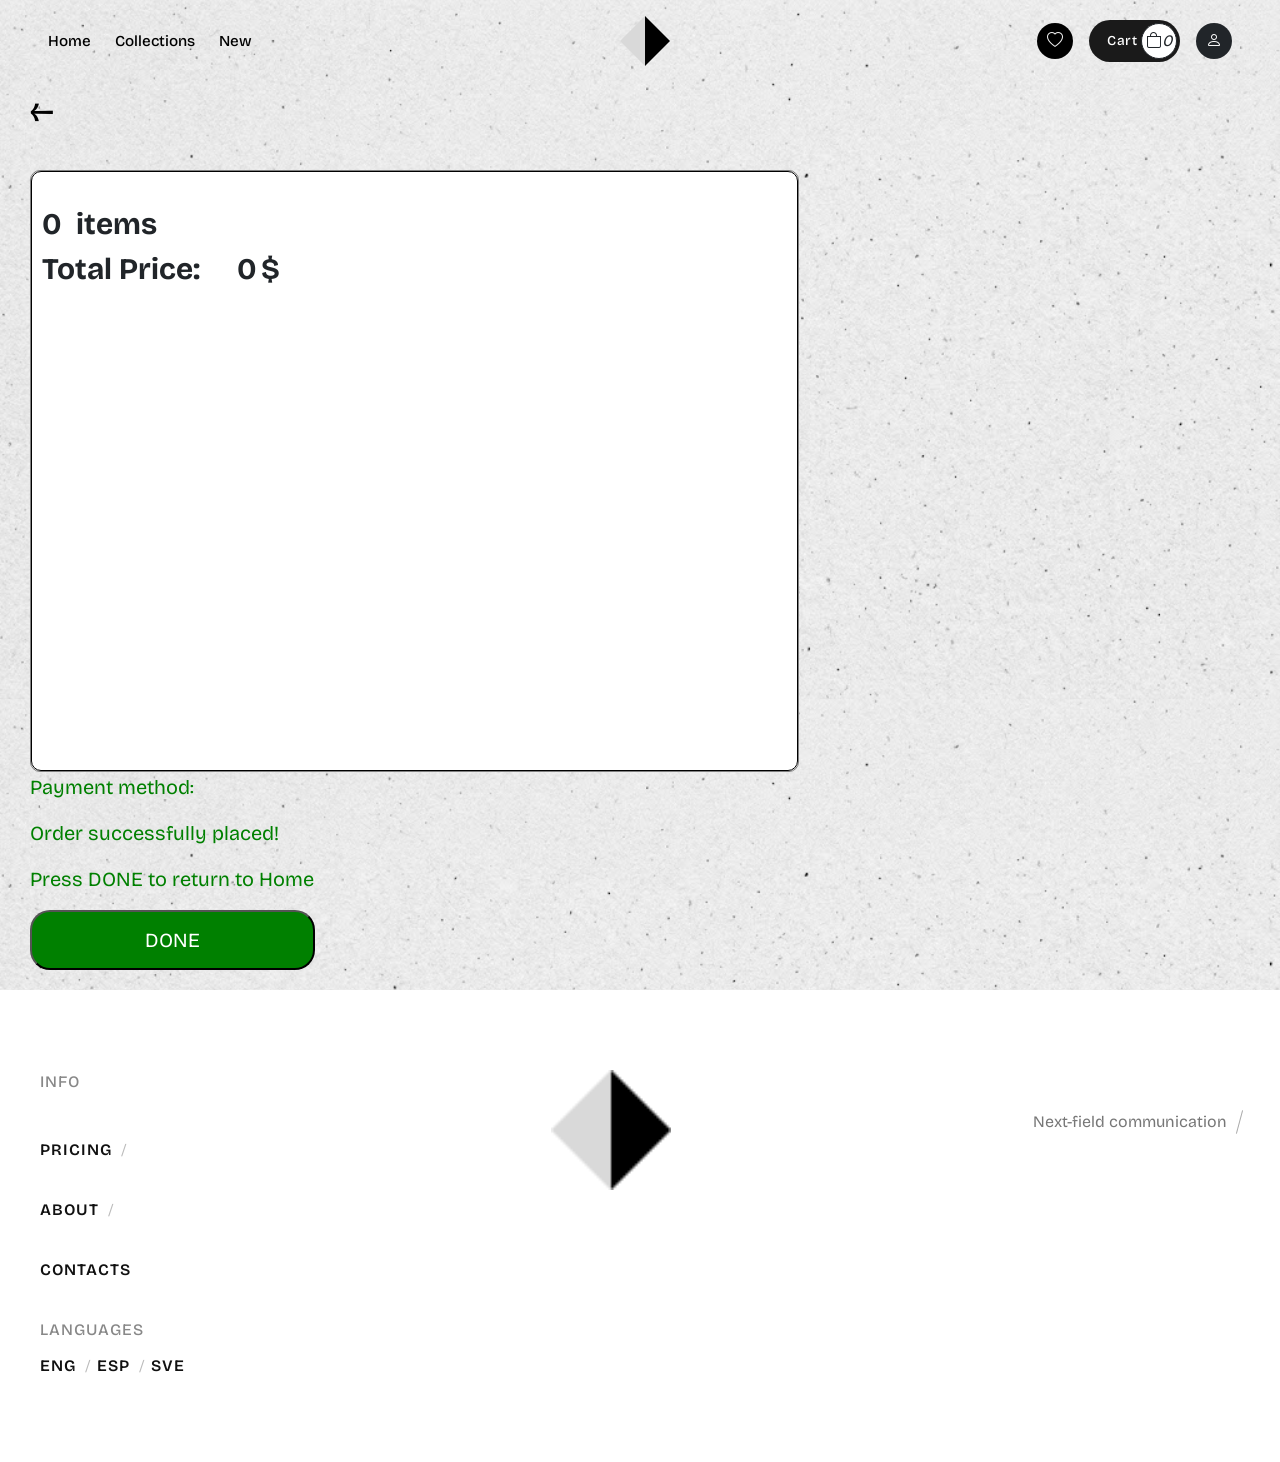
<file: pages/ordersummary.html>
<!DOCTYPE html>
<html lang="en"><head>
    <meta charset="UTF-8">
    <meta name="viewport" content="width=device-width, initial-scale=1.0">
    <link rel="icon" type="image/png" href="../assets/images/logo.png">

    <link href="https://fonts.googleapis.com/css2?family=Bricolage+Grotesque:opsz,wght@12..96,200..800&amp;family=Elms+Sans:ital,wght@0,100..900;1,100..900&amp;family=Fjalla+One&amp;family=Geomini:wght@200..800&amp;family=Noto+Sans:ital,wght@0,100..900;1,100..900&amp;family=Roboto:ital,wght@0,100..900;1,100..900&amp;family=Rubik:ital,wght@0,300..900;1,300..900&amp;family=Work+Sans:ital,wght@0,100..900;1,100..900&amp;display=swap" rel="stylesheet">
    <title>XIV | STORE</title>
    <link rel="stylesheet" href="../assets/css/bootstrap.min.css">
    <link rel="stylesheet" href="https://cdn.jsdelivr.net/npm/bootstrap-icons@1.11.3/font/bootstrap-icons.min.css">
    <link rel="stylesheet" href="../assets/css/main.css">
    <link rel="stylesheet" href="../assets/css/home.css">
    <link rel="stylesheet" href="../assets/css/payment.css">
    <link rel="stylesheet" href="../assets/css/cart.css">
    <link rel="stylesheet" href="../assets/css/payment.css">
    <link rel="stylesheet" href="../assets/css/animations.css">
    <link rel="stylesheet" href="../assets/css/checkout.css">

</head>

<body>

    <div class="home">
        <!-- Navbar-->
        <div class="nav-bar">
            <header class="custom-navbar py-3 px-4 px-md-5">

                <div class="d-flex justify-content-between">
                    <!-- Top Row Navigation Links, Logo, User Actions -->
                    <div class="d-flex align-items-center justify-content-between">

                        <!-- Left Section: Menu Toggle & Main Links -->
                        <div class="d-flex align-items-center gap-4">
                            <button id="menuToggle" class="btn p-0 border-0 text-dark me-2 d-md-none" type="button" aria-label="Toggle Menu">

                                <i class="bi bi-list fs-3"></i>

                            </button>
                            <ul class="nav d-none d-md-flex align-items-center gap-4 m-0 p-0 list-unstyled">
                                <li><a href="../index.html" class="nav-link-custom active">Home</a></li>
                                <li><a href="product.html" class="nav-link-custom">Collections</a></li>
                                <li><a href="../index.html#new" class="nav-link-custom">New</a></li>
                            </ul>
                        </div>

                    </div>

                    <!-- Center Section: Logo -->
                    <div class="">
                        <a href="../index.html">
                            <img src="../assets/images/nav-logo.png" alt="logo">
                        </a>
                    </div>

                    <!-- Right Section: Wishlist, Cart, Profile Icons -->
                    <div class="d-flex align-items-center  gap-1 gap-md-3">
                        <!-- Wishlist -->
                        <a href="favourite.html" class="icon-circle btn-wishlist d-none d-sm-flex">
                            <i class="bi bi-heart"></i>
                        </a>

                        <!-- Cart Button -->
                        <div class="cart-pill-wrapper d-flex align-items-center">
                            <span class="cart-text d-none d-md-inline-block me-1">Cart</span>
                            <a href="cart.html" class="icon-circle bg-white text-dark border border-dark">
                                <i class="bi bi-bag"></i>
                                <i class="cart-counter">0</i>
                            </a>
                        </div>

                        <!-- User Profile -->
                        <a href="auth.html" class="icon-circle bg-dark text-white">
                            <i class="bi bi-person"></i>
                        </a>
                    </div>
                </div>

        </header>
        <div class="mobile-menu-overlay" id="menuOverlay"></div>

        <aside class="mobile-menu" id="mobileMenu">

            <div class="mobile-menu-header">
                <img src="../assets/images/nav-logo.png" alt="XIV">

                <button id="closeMenu" class="menu-close">

                </button>
            </div>

            <nav class="mobile-nav">
                <a href="../index.html">Home</a>
                <a href="product.html">Collections</a>
                <a href="../index.html#new">New</a>
            </nav>


        </aside>
    </div>
        <!-- Categories & Search Bar -->
        <div>
            <div class="arrow">
                <a href="../index.html" style="color:black;">
                    <p class="arrow-paragraph">&#8592;</p>
                </a>
            </div>
    
    
    

    
    <div class="your-order-ordersummary">
    <div class="products">
                <div class="products-num">
                    <div class="products-number">
                        <span class="num">1</span>
                        <span class="items">items</span>
                        <br>
                        <span class="total-price-header">Total Price: </span>
                        <span class="product-price-total-price">100</span>
                        <span class="dollarr">$</span>

                    </div>
                    
                </div>
                
               
            </div>
        </div>
            <div class="ordersummary-text">
                <p class="talk0">Payment method: <span id="paymentMethod"></span> </p>
                <p class="talk1">Order successfully placed!</p>
                <p class="talk2">Press DONE to return to Home </p>
            </div>
            <div>
                <a href="../index.html">
                    <button class="done">DONE</button>
                </a>
            </div>
            
        
    </div>
   </div>
   

        <!-- =========================================
     Footer
========================================= -->

        <footer class="site-footer">

            <div class="footer-inner">

                <!-- Info -->
                <div class="footer-info">

                    <span>INFO</span>

                    <a href="checkout.html">PRICING</a>
                    <a href="about.html">ABOUT</a>
                    <a href="#">CONTACTS</a>

                    <div class="footer-languages">

                        <span>LANGUAGES</span>

                        <a href="#">ENG</a>
                        <a href="#">ESP</a>
                        <a href="#">SVE</a>

                    </div>

                </div>


                <!-- Logo -->
                <div class="footer-brand">

                    <img src="../assets/images/nav-logo.png" alt="">

                </div>





                <!-- Communication -->
                <div class="footer-communication">

                    <span>
                        Next-field communication
                    </span>

                    <div></div>

                </div>

            </div>

        </footer>


    

    <script src="../assets/js/bootstrap.bundle.min.js"></script>
    <script src="../assets/js/main.js"></script>
    <script src="../assets/js/ordersummary.js"></script>


</body></html>
</file>
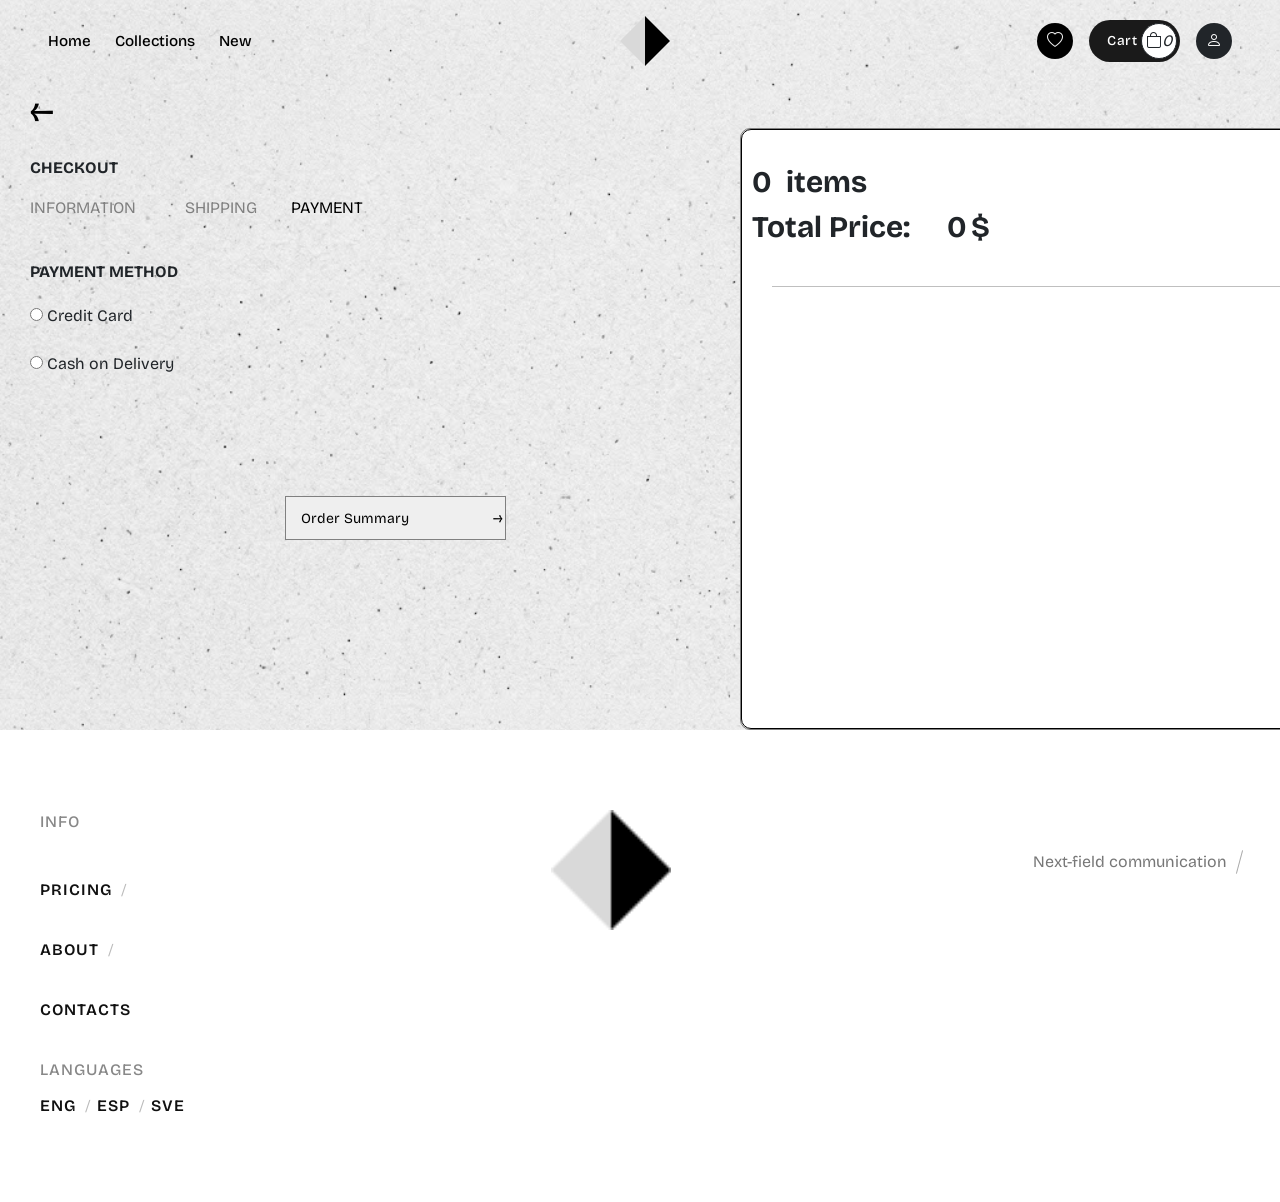
<file: pages/payment.html>
<!DOCTYPE html>
<html lang="en"><head>
    <meta charset="UTF-8">
    <meta name="viewport" content="width=device-width, initial-scale=1.0">
    <link rel="icon" type="image/png" href="../assets/images/logo.png">

    <link href="https://fonts.googleapis.com/css2?family=Bricolage+Grotesque:opsz,wght@12..96,200..800&amp;family=Elms+Sans:ital,wght@0,100..900;1,100..900&amp;family=Fjalla+One&amp;family=Geomini:wght@200..800&amp;family=Noto+Sans:ital,wght@0,100..900;1,100..900&amp;family=Roboto:ital,wght@0,100..900;1,100..900&amp;family=Rubik:ital,wght@0,300..900;1,300..900&amp;family=Work+Sans:ital,wght@0,100..900;1,100..900&amp;display=swap" rel="stylesheet">
    <title>XIV | STORE</title>
    <link rel="stylesheet" href="../assets/css/bootstrap.min.css">
    <link rel="stylesheet" href="https://cdn.jsdelivr.net/npm/bootstrap-icons@1.11.3/font/bootstrap-icons.min.css">
    <link rel="stylesheet" href="../assets/css/main.css">
    <link rel="stylesheet" href="../assets/css/home.css">
    <link rel="stylesheet" href="../assets/css/payment.css">
    <link rel="stylesheet" href="../assets/css/payment.css">
    <link rel="stylesheet" href="../assets/css/cart.css">
    <link rel="stylesheet" href="../assets/css/payment.css">
    <link rel="stylesheet" href="../assets/css/animations.css">
    <link rel="stylesheet" href="../assets/css/checkout.css">
    <link rel="stylesheet" href="../assets/css/paymentbutton.css">
    <link rel="stylesheet" href="../assets/css/animations.css">


</head>

<body>

    <div class="home">
        <!-- Navbar-->
        <div class="nav-bar">
            <header class="custom-navbar py-3 px-4 px-md-5">

                <div class="d-flex justify-content-between">
                    <!-- Top Row Navigation Links, Logo, User Actions -->
                    <div class="d-flex align-items-center justify-content-between">

                        <!-- Left Section: Menu Toggle & Main Links -->
                        <div class="d-flex align-items-center gap-4">
                            <button id="menuToggle" class="btn p-0 border-0 text-dark me-2 d-md-none" type="button" aria-label="Toggle Menu">

                                <i class="bi bi-list fs-3"></i>

                            </button>
                            <ul class="nav d-none d-md-flex align-items-center gap-4 m-0 p-0 list-unstyled">
                                <li><a href="../index.html" class="nav-link-custom active">Home</a></li>
                                <li><a href="product.html" class="nav-link-custom">Collections</a></li>
                                <li><a href="../index.html#new" class="nav-link-custom">New</a></li>
                            </ul>
                        </div>

                    </div>

                    <!-- Center Section: Logo -->
                    <div class="">
                        <a href="../index.html">
                            <img src="../assets/images/nav-logo.png" alt="logo">
                        </a>
                    </div>

                    <!-- Right Section: Wishlist, Cart, Profile Icons -->
                    <div class="d-flex align-items-center  gap-1 gap-md-3">
                        <!-- Wishlist -->
                        <a href="favourite.html" class="icon-circle btn-wishlist d-none d-sm-flex">
                            <i class="bi bi-heart"></i>
                        </a>

                        <!-- Cart Button -->
                        <div class="cart-pill-wrapper d-flex align-items-center">
                            <span class="cart-text d-none d-md-inline-block me-1">Cart</span>
                            <a href="cart.html" class="icon-circle bg-white text-dark border border-dark">
                                <i class="bi bi-bag"></i>
                                <i class="cart-counter">0</i>
                            </a>
                        </div>

                        <!-- User Profile -->
                        <a href="auth.html" class="icon-circle bg-dark text-white">
                            <i class="bi bi-person"></i>
                        </a>
                    </div>
                </div>

        </header>
        <div class="mobile-menu-overlay" id="menuOverlay"></div>

        <aside class="mobile-menu" id="mobileMenu">

            <div class="mobile-menu-header">
                <img src="../assets/images/nav-logo.png" alt="XIV">

                <button id="closeMenu" class="menu-close">

                </button>
            </div>

            <nav class="mobile-nav">
                <a href="../index.html">Home</a>
                <a href="product.html">Collections</a>
                <a href="../index.html#new">New</a>
            </nav>


        </aside>
    </div>
        <!-- Categories & Search Bar -->
        <div>
            <div class="arrow">
                <a href="shipping.html" style="color:black;">
                    <p class="arrow-paragraph">&#8592;</p>
                </a>
            </div>
    <div class="checkout"><p class="checkout-paragraph"><b>CHECKOUT</b></p></div>
    <div class="cart-buttons">
    <a class="btn1" href="checkout.html">INFORMATION</a>
    <a class="btn2" href="shipping.html">SHIPPING</a>
    <a class="btn3" href="payment.html">PAYMENT</a>
    </div>
    <div class="payment-method"><p><b>PAYMENT METHOD</b></p></div>

    <div class="information-form">
        <form action="ordersummary.html">

            <div>
                <input id="credit" type="radio" name="payment" value="Credit card" required>
                <label for="credit">Credit Card</label>
            </div>
            <br>
            <div>
                <input id="delivery" type="radio" name="payment" value="Cash on delivery" required>
                <label for="delivery">Cash on Delivery</label>
            </div>
            <br>
            <div><input class="card-number" type="text" placeholder="Card Number" name="card-number" required></div>
            <br>
            <div><input class="card-owner-name" type="text" placeholder="Card Owner Name" name="card-owner-name" required></div>
            <br>
            <div><input class="expiry-date" type="text" placeholder="MM/DD" name="expiry-date" required></div>
            <br>
            <div><input class="cvv" type="text" placeholder="CVV" name="CVV" required></div>
            <br>
            <button class="order-summary-button">
                <span class="order-summary-button-paragraph">Order Summary <span class="arrow2">&rarr;</span></span>
            </button>
        </form>
    </div>
    <div class="your-order-payment">
    <div class="products">
                <div class="products-num">
                    <div class="products-number">
                        <span class="num">1</span>
                        <span class="items">items</span>
                        <br>
                        <span class="total-price-header">Total Price: </span>
                        <span class="product-price-total-price">100</span>
                        <span class="dollarr">$</span>

                    </div>
                    
                </div>
                <hr class="productshr">
                <div class="product">
                    <div class="product-properities">
                        <img class="product-image" src="../assets/images/img2.png" alt="productname">
                        <div class="product-name"><p class="name">Name</p>
                            <p class="type">Cotton</p>
                        </div>
                        <div class="add-button">
                            <a href="#">
                                <button class="negative">-</button>
                            </a>
                            
                            <span class="quantity">1</span>
                            <a href="#">
                                <button class="positive">+</button>
                            </a>
                        </div>
                        <div class="price"> <span class="dollar">$ </span><span class="product-price">price</span></div>
                        
                        <div class="×-class">
                            <a href="#">
                                <button class="×-button">×</button>
                            </a>
                        </div>                        
                    </div>
                    <hr class="productshr">

                </div>
                <div class="product">
                    <div class="product-properities">
                        <img class="product-image" src="../assets/images/img2.png" alt="productname">
                        <div class="product-name"><p class="name">Name</p>
                            <p class="type">Cotton</p>
                        </div>
                        <div class="add-button">
                            <a href="#">
                                <button class="negative">-</button>
                            </a>
                            
                            <span class="quantity">1</span>
                            <a href="#">
                                <button class="positive">+</button>
                            </a>
                        </div>
                        <div class="price"> <span class="dollar">$ </span><span class="product-price">price</span></div>
                        
                        <div class="×-class">
                            <a href="#">
                                <button class="×-button">×</button>
                            </a>
                        </div>                        
                    </div>
                    <hr class="productshr">

                </div>
                <div class="product">
                    <div class="product-properities">
                        <img class="product-image" src="../assets/images/img2.png" alt="productname">
                        <div class="product-name"><p class="name">Name</p>
                            <p class="type">Cotton</p>
                        </div>
                        <div class="add-button">
                            <a href="#">
                                <button class="negative">-</button>
                            </a>
                            
                            <span class="quantity">1</span>
                            <a href="#">
                                <button class="positive">+</button>
                            </a>
                        </div>
                        <div class="price"> <span class="dollar">$ </span><span class="product-price">price</span></div>
                        
                        <div class="×-class">
                            <a href="#">
                                <button class="×-button">×</button>
                            </a>
                        </div>                        
                    </div>
                    <hr class="productshr">

                </div>
                <div class="product">
                    <div class="product-properities">
                        <img class="product-image" src="../assets/images/img2.png" alt="productname">
                        <div class="product-name"><p class="name">Name</p>
                            <p class="type">Cotton</p>
                        </div>
                        <div class="add-button">
                            <a href="#">
                                <button class="negative">-</button>
                            </a>
                            
                            <span class="quantity">1</span>
                            <a href="#">
                                <button class="positive">+</button>
                            </a>
                        </div>
                        <div class="price"> <span class="dollar">$ </span><span class="product-price">price</span></div>
                        
                        <div class="×-class">
                            <a href="#">
                                <button class="×-button">×</button>
                            </a>
                        </div>                        
                        
                    </div>
                    
                    <hr class="productshr">
                </div>
               
            </div>
        
        </div>
    
    </div>
   </div>


        <!-- =========================================
     Footer
========================================= -->

        <footer class="site-footer">

            <div class="footer-inner">

                <!-- Info -->
                <div class="footer-info">

                    <span>INFO</span>

                    <a href="checkout.html">PRICING</a>
                    <a href="about.html">ABOUT</a>
                    <a href="#">CONTACTS</a>

                    <div class="footer-languages">

                        <span>LANGUAGES</span>

                        <a href="#">ENG</a>
                        <a href="#">ESP</a>
                        <a href="#">SVE</a>

                    </div>

                </div>


                <!-- Logo -->
                <div class="footer-brand">

                    <img src="../assets/images/nav-logo.png" alt="">

                </div>





                <!-- Communication -->
                <div class="footer-communication">

                    <span>
                        Next-field communication
                    </span>

                    <div></div>

                </div>

            </div>

        </footer>


    </div>
    <script src="../assets/js/payment.js"></script>
    <script src="../assets/js/bootstrap.bundle.min.js"></script>
    <script src="../assets/js/main.js"></script>
    <script src="../assets/js/cart.js"></script>
    
</body>
</html>
</file>
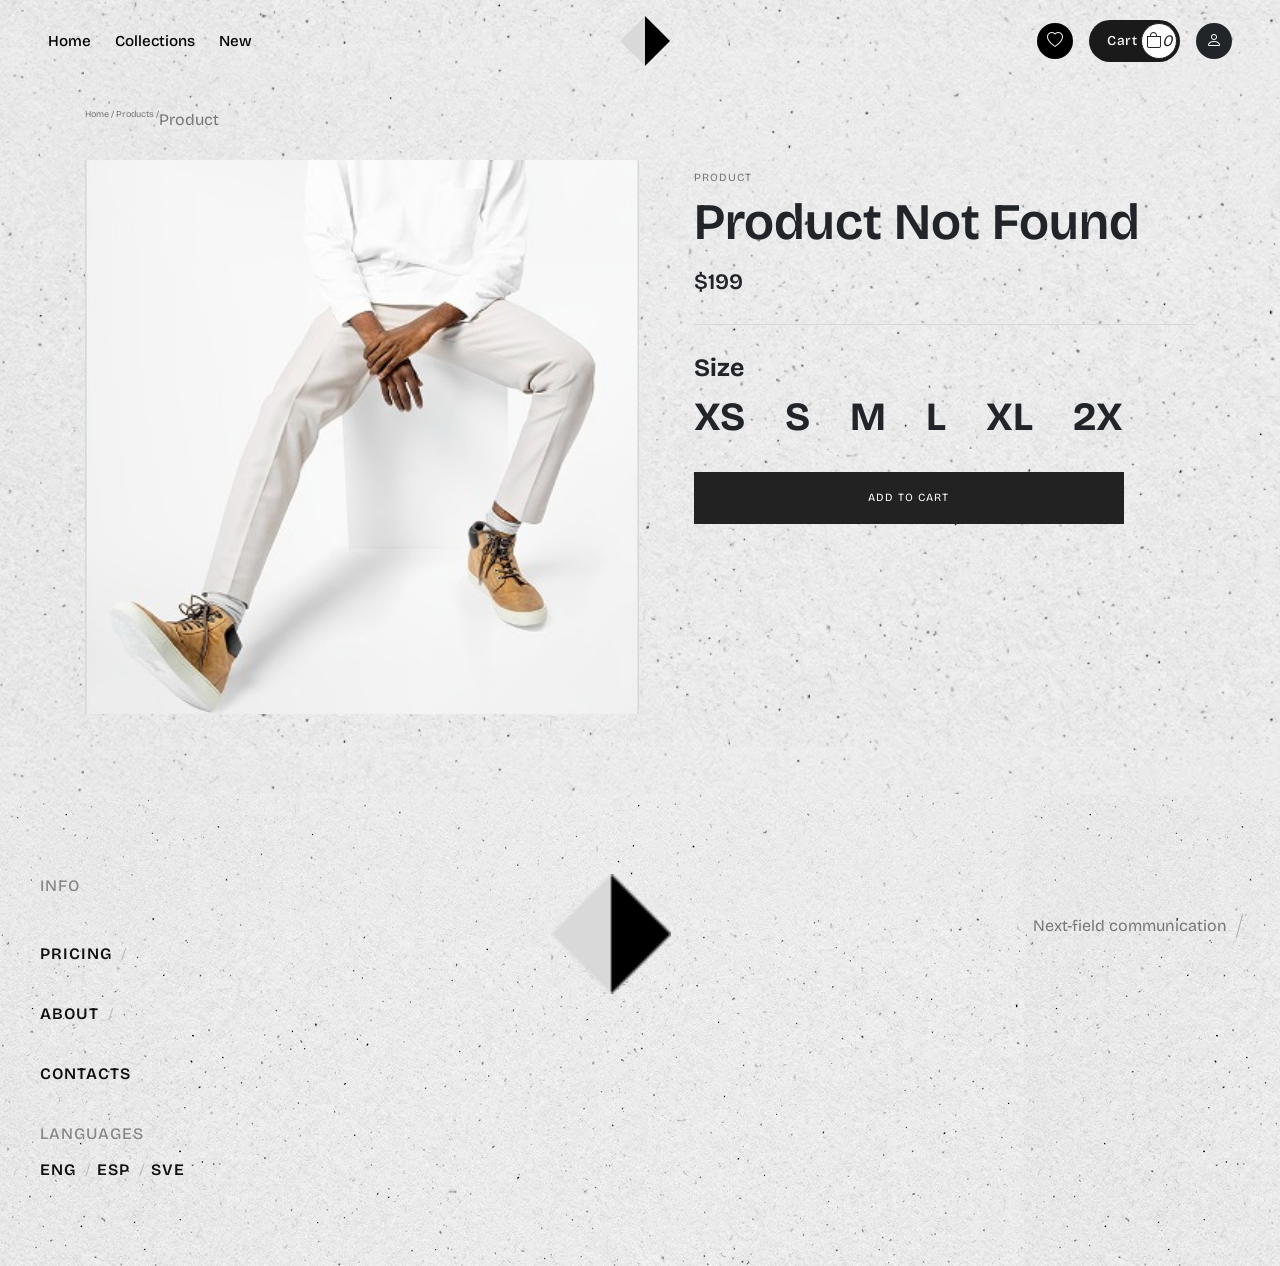
<file: pages/product-details.html>
<!DOCTYPE html>
<html lang="en">

<head>
    <meta charset="UTF-8">
    <meta name="viewport" content="width=device-width, initial-scale=1.0">
    <title>Product Details</title>
    <link rel="icon" type="image/png" href="../assets/images/logo.png">
    <link href="https://fonts.googleapis.com/css2?family=Bricolage+Grotesque:opsz,wght@12..96,200..800&display=swap"
        rel="stylesheet">
    <link rel="stylesheet" href="../assets/css/bootstrap.min.css">
    <link rel="stylesheet" href="../assets/css/main.css">
    <link rel="stylesheet" href="../assets/css/home.css">
    <link rel="stylesheet" href="../assets/css/product-details.css">
    <link rel="stylesheet" href="https://cdn.jsdelivr.net/npm/bootstrap-icons@1.11.3/font/bootstrap-icons.min.css"
        crossorigin="anonymous">
</head>

<body>
    <div class="page">
        <div class="nav-bar">
            <header class="custom-navbar py-3 px-4 px-md-5">

                <div class="d-flex justify-content-between">
                    <!-- Top Row Navigation Links, Logo, User Actions -->
                    <div class="d-flex align-items-center justify-content-between">

                        <!-- Left Section: Menu Toggle & Main Links -->
                        <div class="d-flex align-items-center gap-4">
                            <button id="menuToggle" class="btn p-0 border-0 text-dark me-2 d-md-none" type="button"
                                aria-label="Toggle Menu">

                                <i class="bi bi-list fs-3"></i>

                            </button>
                            <ul class="nav d-none d-md-flex align-items-center gap-4 m-0 p-0 list-unstyled">
                                <li><a href="../index.html" class="nav-link-custom active">Home</a></li>
                                <li><a href="./product.html" class="nav-link-custom">Collections</a></li>
                                <li><a href="#new" class="nav-link-custom">New</a></li>
                            </ul>
                        </div>

                    </div>

                    <!-- Center Section: Logo -->
                    <div class="">
                        <a href="../index.html">
                            <img src="../assets/images/nav-logo.png" alt="logo">
                        </a>
                    </div>

                    <!-- Right Section: Wishlist, Cart, Profile Icons -->
                    <div class="d-flex align-items-center  gap-1 gap-md-3">
                        <!-- Wishlist -->
                        <a href="#" class="icon-circle btn-wishlist d-none d-sm-flex">
                            <i class="bi bi-heart"></i>
                        </a>

                        <!-- Cart Button -->
                        <div class="cart-pill-wrapper d-flex align-items-center">
                            <span class="cart-text d-none d-md-inline-block me-1">Cart</span>
                            <a href="cart.html" class="icon-circle bg-white text-dark border border-dark">
                                <i class="bi bi-bag"></i>
                                <i class="cart-counter">0</i>
                            </a>
                        </div>

                        <!-- User Profile -->
                        <a href="./auth.html" class="icon-circle bg-dark text-white">
                            <i class="bi bi-person"></i>
                        </a>
                    </div>
                </div>

        </div>
        <!-- Categories & Search Bar -->


        </header>
        <div class="mobile-menu-overlay" id="menuOverlay"></div>

        <aside class="mobile-menu" id="mobileMenu">

            <div class="mobile-menu-header">
                <img src="../assets/images/nav-logo.png" alt="XIV">

                <button id="closeMenu" class="menu-close">

                </button>
            </div>

            <nav class="mobile-nav">
                <a href="../index.html">Home</a>
                <a href="./product.html">Collections</a>
                <a href="#new">New</a>
            </nav>


        </aside>
        <main class="details-container">
            <div class="breadcrumb">Home / Products / <span id="breadcrumbName">Product</span></div>
            <section class="product-details">
                <div class="details-image-wrap"><img id="productImage" src="../assets/images/product1.jpg"
                        alt="Product"></div>
                <div class="details-info">
                    <p class="details-category" id="productCategory">PRODUCT</p>
                    <h1 id="productName">Product</h1>
                    <div class="details-price" id="productPrice">$199</div>
                    <p class="details-description" id="productDescription"></p>
                    <div class="details-line"></div>
                    <div class="option-block">
                        <div > <label for="xs-detail" style="font-weight: bolder; font-size: 25px;">Size</label></div>

                        <div class="size-buttons">
                            <input type="radio" name="productSize" id="xs-detail" value="XS">
                            <label for="xs-detail">XS</label>

                            <input type="radio" name="productSize" id="s-detail" value="S">
                            <label for="s-detail">S</label>

                            <input type="radio" name="productSize" id="m-detail" value="M">
                            <label for="m-detail">M</label>

                            <input type="radio" name="productSize" id="l-detail" value="L">
                            <label for="l-detail">L</label>

                            <input type="radio" name="productSize" id="xl-detail" value="XL">
                            <label for="xl-detail">XL</label>

                            <input type="radio" name="productSize" id="2x-detail" value="2X">
                            <label for="2x-detail">2X</label>
                        </div>
                    </div>
                    <div class="option-block">
                        <div class="option-title"><span class="add-to-cart"></span></div>
                        
                    <button class="add-cart" id="addCart">ADD TO CART</button>
                </div>
            </section>
        </main>
    </div>

    <footer class="site-footer">

        <div class="footer-inner">

            <!-- Info -->
            <div class="footer-info">

                <span>INFO</span>

                <a href="#">PRICING</a>
                <a href="#">ABOUT</a>
                <a href="#">CONTACTS</a>

                <div class="footer-languages">

                    <span>LANGUAGES</span>

                    <a href="#">ENG</a>
                    <a href="#">ESP</a>
                    <a href="#">SVE</a>

                </div>

            </div>
            <!-- Logo -->
            <div class="footer-brand">

                <img src="../assets/images/nav-logo.png" alt="">

            </div>
            <!-- Communication -->
            <div class="footer-communication">

                <span>
                    Next-field communication
                </span>

                <div></div>

            </div>

        </div>

    </footer>
    <script src="../assets/js/main.js"></script>
    <script src="../assets/js/products.js"></script>
    <script src="../assets/js/sync.js"></script>
    <script src="../assets/js/cart.js"></script>
    <script src="../assets/js/cartt.js"></script>
    <script src="../assets/js/product-details.js"></script>
    
</body>

</html>
</file>
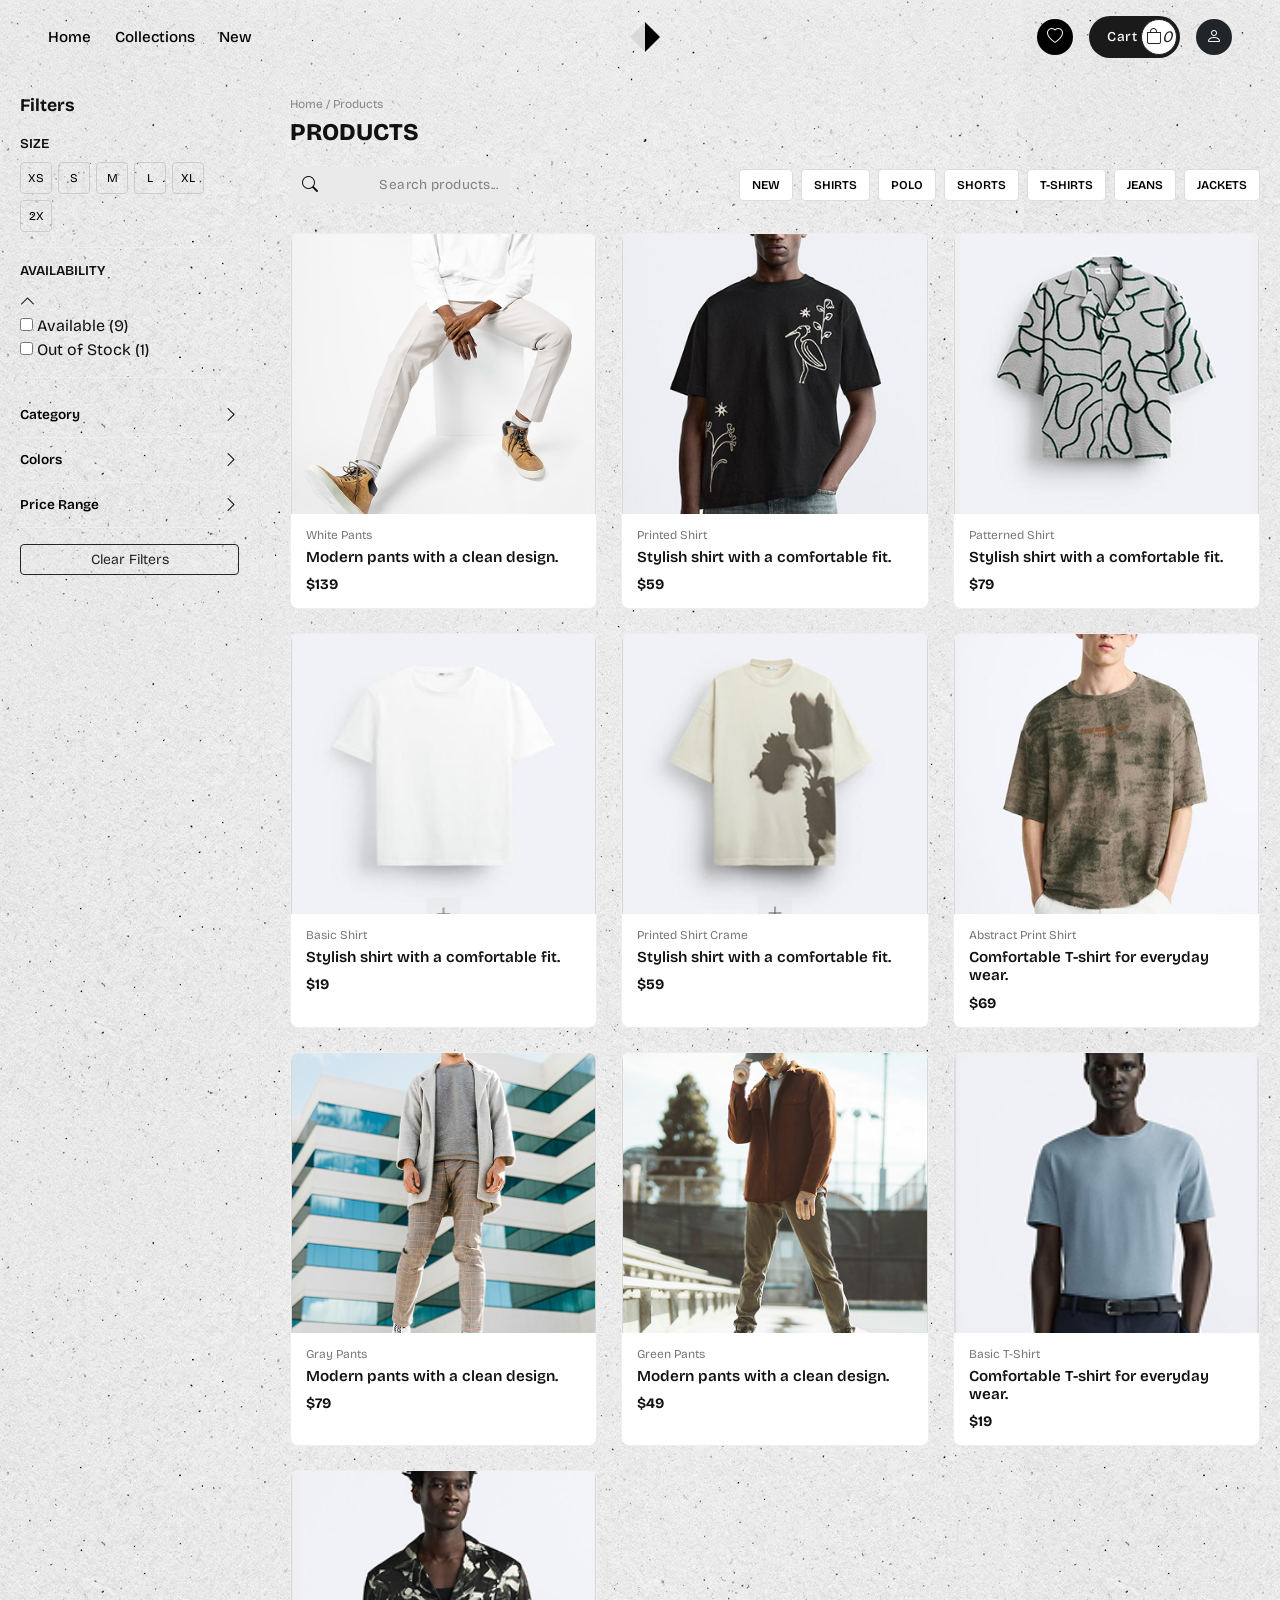
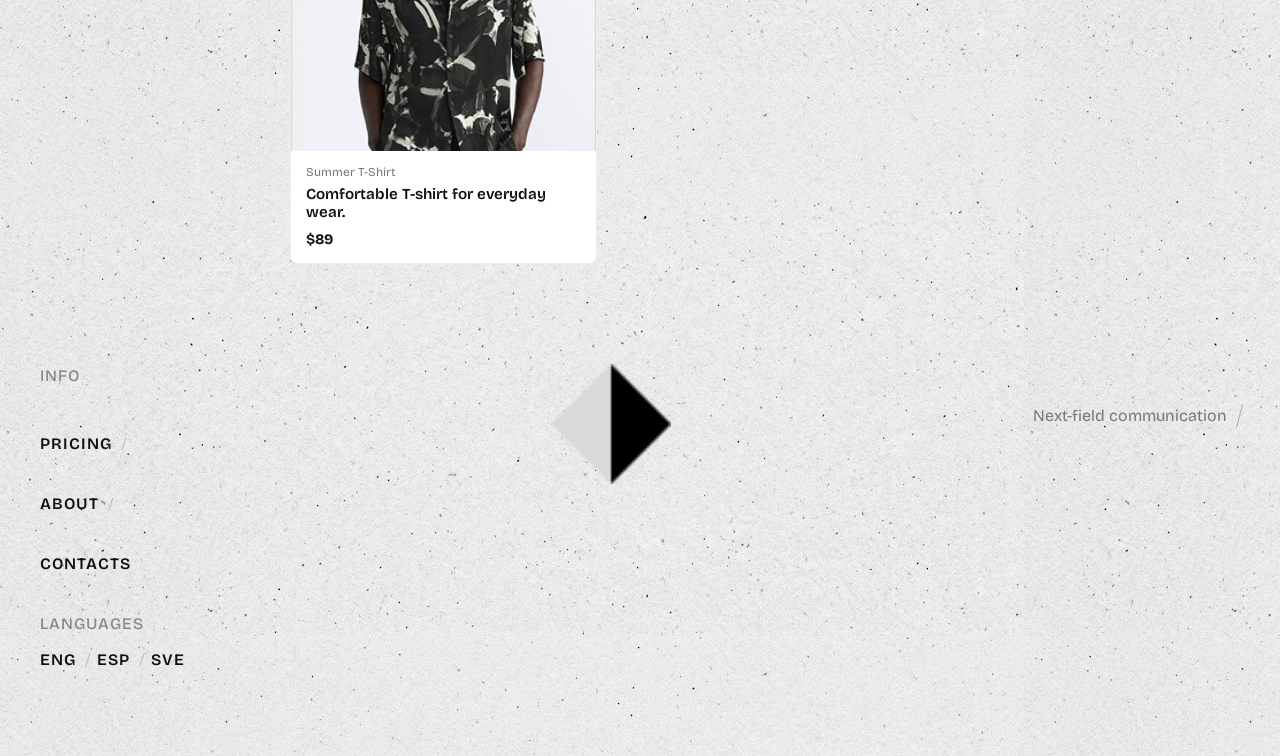
<file: pages/product.html>
<!DOCTYPE html>
<html lang="en">

<head>
    <meta charset="UTF-8">
    <meta name="viewport" content="width=device-width, initial-scale=1.0">
    <title>Products</title>

    <link rel="icon" type="image/png" href="../assets/images/logo.png">

    <!-- Fonts & Icons -->
    <link href="https://fonts.googleapis.com/css2?family=Bricolage+Grotesque:opsz,wght@12..96,200..800&display=swap"
        rel="stylesheet">
    <link rel="stylesheet" href="https://cdn.jsdelivr.net/npm/bootstrap-icons@1.11.3/font/bootstrap-icons.min.css">

    <!-- CSS -->
    <link rel="stylesheet" href="../assets/css/bootstrap.min.css">
    <link rel="stylesheet" href="../assets/css/main.css">
    <link rel="stylesheet" href="../assets/css/home.css">

    <link rel="stylesheet" href="../assets/css/product.css">
</head>

<body>
    <div class="page">
        <!-- NAVBAR -->
        <header class="nav-bar custom-navbar py-3 px-4 px-md-5">
            <div class="d-flex justify-content-between align-items-center">
                <!-- Left Section: Menu Toggle & Nav -->
                <div class="d-flex align-items-center gap-4">
                    <button id="menuToggle" class="btn p-0 border-0 text-dark me-2 d-md-none" type="button"
                        aria-label="Toggle Menu">
                        <i class="bi bi-list fs-3"></i>
                    </button>
                    <ul class="nav d-none d-md-flex align-items-center gap-4 m-0 p-0 list-unstyled">
                        <li><a href="../index.html" class="nav-link-custom">Home</a></li>
                        <li><a href="./product.html" class="nav-link-custom active">Collections</a></li>
                        <li><a href="../index.html#new" class="nav-link-custom">New</a></li>
                    </ul>
                </div>

                <!-- Center Section: Logo -->
                <div>
                    <a href="../index.html">
                        <img src="../assets/images/nav-logo.png" alt="logo" height="30">
                    </a>
                </div>

                <!-- Right Section: Icons -->
                <div class="d-flex align-items-center gap-2 gap-md-3">
                    <a href="favourite.html" class="icon-circle btn-wishlist d-none d-sm-flex">
                        <i class="bi bi-heart"></i>
                    </a>
                    <div class="cart-pill-wrapper d-flex align-items-center">
                        <span class="cart-text d-none d-md-inline-block me-1">Cart</span>
                        <a href="./cart.html" class="icon-circle bg-white text-dark border border-dark">
                            <i class="bi bi-bag"></i>
                            <i class="cart-counter">0</i>
                        </a>
                    </div>
                    <a href="auth.html" class="icon-circle bg-dark text-white">
                        <i class="bi bi-person"></i>
                    </a>
                </div>
            </div>
        </header>

        <!-- MOBILE MENU OVERLAY & ASIDE -->
        <div class="mobile-menu-overlay" id="menuOverlay"></div>
        <aside class="mobile-menu" id="mobileMenu">
            <div class="mobile-menu-header">
                <img src="../assets/images/nav-logo.png" alt="XIV">
                <button id="closeMenu" class="menu-close"><i class="bi bi-x-lg"></i></button>
            </div>
            <nav class="mobile-nav">
                <a href="../index.html">Home</a>
                <a href="product.html" class="active">Collections</a>
                <a href="../index.html#new">New</a>
            </nav>
        </aside>

        <!-- MAIN CONTENT CONTAINER -->
        <div class="main-container">
            <!-- SIDEBAR FILTERS -->
            <aside class="sidebar">
                <h3>Filters</h3>

                <div class="filter-section">
                    <h4>Size</h4>
                    <div class="sizes">
                        <button class="size-btn" data-size="XS">XS</button>
                        <button class="size-btn" data-size="S">S</button>
                        <button class="size-btn" data-size="M">M</button>
                        <button class="size-btn" data-size="L">L</button>
                        <button class="size-btn" data-size="XL">XL</button>
                        <button class="size-btn" data-size="2X">2X</button>
                    </div>
                </div>

                <div class="filter-section">
                    <div class="filter-title">
                        <h4>Availability</h4>
                        <i class="bi bi-chevron-up"></i>
                    </div>
                    <label>
                        <input id="availableFilter" type="checkbox"> Available <span id="availableCount"></span>
                    </label>
                    <label>
                        <input id="outOfStockFilter" type="checkbox"> Out of Stock <span id="outOfStockCount"></span>
                    </label>
                </div>

                <button class="filter-option" data-filter="category">
                    Category <i class="bi bi-chevron-right"></i>
                </button>
                <div id="categoryFilter" class="filter-dropdown">
                    <button data-value="Shirts">Shirts</button>
                    <button data-value="T-Shirts">T-Shirts</button>
                    <button data-value="Jackets">Jackets</button>
                </div>

                <button class="filter-option" data-filter="color">
                    Colors <i class="bi bi-chevron-right"></i>
                </button>
                <div id="colorFilter" class="filter-dropdown">
                    <button data-value="Black">Black</button>
                    <button data-value="White">White</button>
                    <button data-value="Blue">Blue</button>
                </div>

                <button class="filter-option" data-filter="price">
                    Price Range <i class="bi bi-chevron-right"></i>
                </button>
                <div id="priceFilter" class="filter-dropdown">
                    <button data-min="0" data-max="199">Under $200</button>
                    <button data-min="200" data-max="299">$200 - $299</button>
                    <button data-min="300" data-max="9999">$300+</button>
                </div>

                <button id="clearFilters" class="clear-filters mt-3 btn btn-outline-dark btn-sm w-100">Clear
                    Filters</button>
            </aside>

            <!-- PRODUCTS AREA -->
            <main class="products-area">
                <div class="breadcrumb">Home / Products</div>
                <h1 class="page-title">PRODUCTS</h1>

                <!-- Search & Quick Categories -->
                <div class="top-products">
                    <div class="search-box">
                        <i class="bi bi-search"></i>
                        <input id="productSearch" type="text" placeholder="Search products...">
                    </div>

                    <div class="categories">
                        <button data-collection="New">NEW</button>
                        <button data-category="Shirts">SHIRTS</button>
                        <button data-category="Polo Shirts">POLO</button>
                        <button data-category="Shorts">SHORTS</button>
                        <button data-category="T-Shirts">T-SHIRTS</button>
                        <button data-category="Jeans">JEANS</button>
                        <button data-category="Jackets">JACKETS</button>
                    </div>
                </div>

                <!-- Products Grid Container -->
                <div id="productsContainer" class="product-grid">
                    <!-- Dynamic products will render here -->
                </div>

                <p id="noProducts" class="no-products d-none">No products found.</p>
            </main>
        </div>

        <footer class="site-footer">

            <div class="footer-inner">

                <!-- Info -->
                <div class="footer-info">

                    <span>INFO</span>

                    <a href="checkout.html">PRICING</a>
                    <a href="about.html">ABOUT</a>
                    <a href="#">CONTACTS</a>

                    <div class="footer-languages">

                        <span>LANGUAGES</span>

                        <a href="#">ENG</a>
                        <a href="#">ESP</a>
                        <a href="#">SVE</a>

                    </div>

                </div>


                <!-- Logo -->
                <div class="footer-brand">

                    <img src="../assets/images/nav-logo.png" alt="">

                </div>





                <!-- Communication -->
                <div class="footer-communication">

                    <span>
                        Next-field communication
                    </span>

                    <div></div>

                </div>

            </div>

        </footer>
    </div>

    <!-- SCRIPTS -->
    <script src="../assets/js/bootstrap.bundle.min.js"></script>
    <script src="../assets/js/main.js"></script>
    <script src="../assets/js/products.js"></script>
    <script src="../assets/js/product.js"></script>
    <script src="../assets/js/sync.js"></script>
    <script src="../assets/js/cart.js"></script>
</body>

</html>
</file>
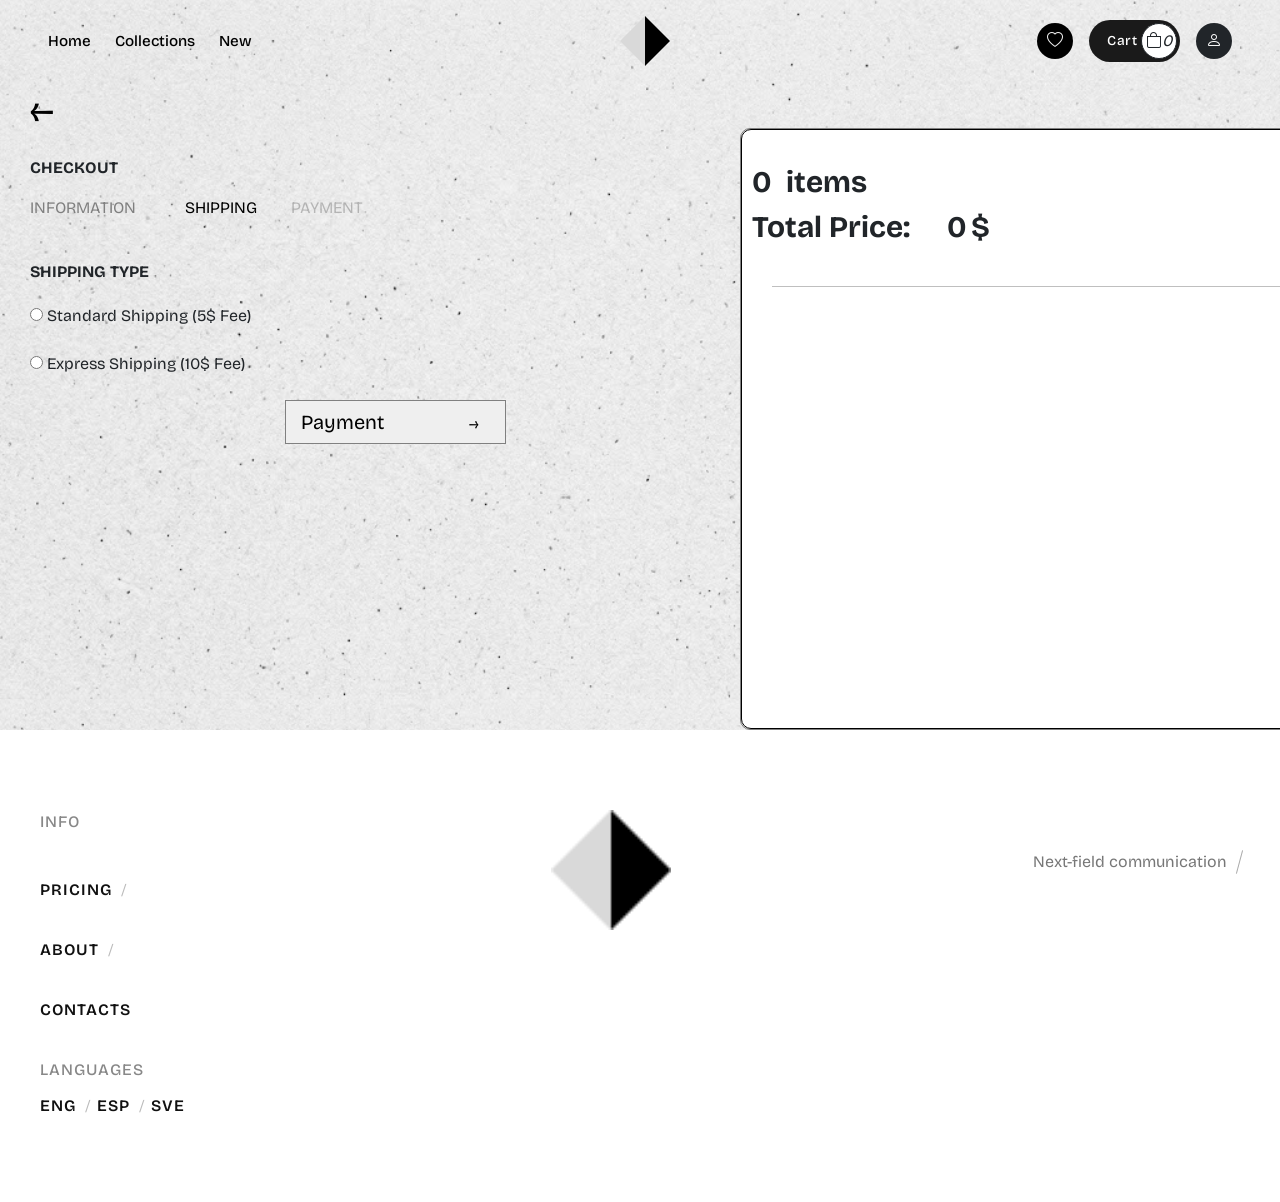
<file: pages/shipping.html>
<!DOCTYPE html>
<html lang="en"><head>
    <meta charset="UTF-8">
    <meta name="viewport" content="width=device-width, initial-scale=1.0">
    <link rel="icon" type="image/png" href="../assets/images/logo.png">

    <link href="https://fonts.googleapis.com/css2?family=Bricolage+Grotesque:opsz,wght@12..96,200..800&amp;family=Elms+Sans:ital,wght@0,100..900;1,100..900&amp;family=Fjalla+One&amp;family=Geomini:wght@200..800&amp;family=Noto+Sans:ital,wght@0,100..900;1,100..900&amp;family=Roboto:ital,wght@0,100..900;1,100..900&amp;family=Rubik:ital,wght@0,300..900;1,300..900&amp;family=Work+Sans:ital,wght@0,100..900;1,100..900&amp;display=swap" rel="stylesheet">
    <title>XIV | STORE</title>
    <link rel="stylesheet" href="../assets/css/bootstrap.min.css">
    <link rel="stylesheet" href="https://cdn.jsdelivr.net/npm/bootstrap-icons@1.11.3/font/bootstrap-icons.min.css">
    <link rel="stylesheet" href="../assets/css/main.css">
    <link rel="stylesheet" href="../assets/css/home.css">
    <link rel="stylesheet" href="../assets/css/shipping.css">
    <link rel="stylesheet" href="../assets/css/cart.css">
    <link rel="stylesheet" href="../assets/css/shipping.css">
    <link rel="stylesheet" href="../assets/css/animations.css">
    <link rel="stylesheet" href="../assets/css/checkout.css">
    <link rel="stylesheet" href="../assets/css/shippingbutton.css">

</head>

<body>

    <div class="home">
        <!-- Navbar-->
        <div class="nav-bar">
            <header class="custom-navbar py-3 px-4 px-md-5">

                <div class="d-flex justify-content-between">
                    <!-- Top Row Navigation Links, Logo, User Actions -->
                    <div class="d-flex align-items-center justify-content-between">

                        <!-- Left Section: Menu Toggle & Main Links -->
                        <div class="d-flex align-items-center gap-4">
                            <button id="menuToggle" class="btn p-0 border-0 text-dark me-2 d-md-none" type="button" aria-label="Toggle Menu">

                                <i class="bi bi-list fs-3"></i>

                            </button>
                            <ul class="nav d-none d-md-flex align-items-center gap-4 m-0 p-0 list-unstyled">
                                <li><a href="../index.html" class="nav-link-custom active">Home</a></li>
                                <li><a href="./product.html" class="nav-link-custom">Collections</a></li>
                                <li><a href="../index.html#new" class="nav-link-custom">New</a></li>
                            </ul>
                        </div>

                    </div>

                    <!-- Center Section: Logo -->
                    <div class="">
                        <a href="../index.html">
                            <img src="../assets/images/nav-logo.png" alt="logo">
                        </a>
                    </div>

                    <!-- Right Section: Wishlist, Cart, Profile Icons -->
                    <div class="d-flex align-items-center  gap-1 gap-md-3">
                        <!-- Wishlist -->
                        <a href="favourite.html" class="icon-circle btn-wishlist d-none d-sm-flex">
                            <i class="bi bi-heart"></i>
                        </a>

                        <!-- Cart Button -->
                        <div class="cart-pill-wrapper d-flex align-items-center">
                            <span class="cart-text d-none d-md-inline-block me-1">Cart</span>
                            <a href="./cart.html" class="icon-circle bg-white text-dark border border-dark">
                                <i class="bi bi-bag"></i>
                                <i class="cart-counter">0</i>
                            </a>
                        </div>

                        <!-- User Profile -->
                        <a href="auth.html" class="icon-circle bg-dark text-white">
                            <i class="bi bi-person"></i>
                        </a>
                    </div>
                </div>

        </header>
        <div class="mobile-menu-overlay" id="menuOverlay"></div>
        <aside class="mobile-menu" id="mobileMenu">

            <div class="mobile-menu-header">
                <img src="../assets/images/nav-logo.png" alt="XIV">

                <button id="closeMenu" class="menu-close">

                </button>
            </div>

            <nav class="mobile-nav">
                <a href="../index.html">Home</a>
                <a href="product.html">Collections</a>
                <a href="../index.html#new">New</a>
            </nav>


        </aside>
    </div>
        <!-- Categories & Search Bar -->
        <div>
            <div class="arrow">
                <a href="checkout.html" style="color:black;">
                    <p class="arrow-paragraph">&#8592;</p>
                </a>
            </div>
    <div class="checkout"><p class="checkout-paragraph"><b>CHECKOUT</b></p></div>
    <div class="cart-buttons">
    <a class="btn1" href="checkout.html" >INFORMATION</a>
    <a class="btn2" href="checkout.html">SHIPPING</a>
    <a class="btn3" style="pointer-events: none; opacity: 0.5;">PAYMENT</a>
    </div>
    <div class="shipping-type"><p><b>SHIPPING TYPE</b></p></div>
    <div class="information-form">
        <form action="payment.html">
            <div>
                <input id="standard-shipping" type="radio" name="shipping" value="standard" required>
                <label for="standard-shipping">Standard Shipping (5$ Fee) </label>
            </div>
            <br>
            <div>
                <input id="express-shipping" type="radio" name="shipping" value="express" required>
                <label for="express-shipping">Express Shipping (10$ Fee)</label>
            </div>
            <br>
            <button class="payment">
                <span class="payment-paragraph">Payment <span class="arrow2">&rarr;</span></span>
            </button>
        </form>
    </div>
    <div class="your-order">
        <div class="products">
                <div class="products-num">
                    <div class="products-number">
                        <span class="num">1</span>
                        <span class="items">items</span>
                        <br>
                        <span class="total-price-header">Total Price: </span>
                        <span class="product-price-total-price">100</span>
                        <span class="dollarr">$</span>

                    </div>
                    
                </div>
                <hr class="productshr">
                
        
        </div>
    
    </div>
   </div>
        </div>


        <!-- =========================================
     Footer
========================================= -->

        <footer class="site-footer">

            <div class="footer-inner">

                <!-- Info -->
                <div class="footer-info">

                    <span>INFO</span>

                    <a href="checkout.html">PRICING</a>
                    <a href="about.html">ABOUT</a>
                    <a href="#">CONTACTS</a>

                    <div class="footer-languages">

                        <span>LANGUAGES</span>

                        <a href="#">ENG</a>
                        <a href="#">ESP</a>
                        <a href="#">SVE</a>

                    </div>

                </div>


                <!-- Logo -->
                <div class="footer-brand">

                    <img src="../assets/images/nav-logo.png" alt="">

                </div>





                <!-- Communication -->
                <div class="footer-communication">

                    <span>
                        Next-field communication
                    </span>

                    <div></div>

                </div>

            </div>

        </footer>


    </div>


    <script src="../assets/js/bootstrap.bundle.min.js"></script>
    <script src="../assets/js/main.js"></script>
    <script src="../assets/js/cart.js"></script>
    <script src="../assets/js/shipping.js"></script>

</body></html>
</file>
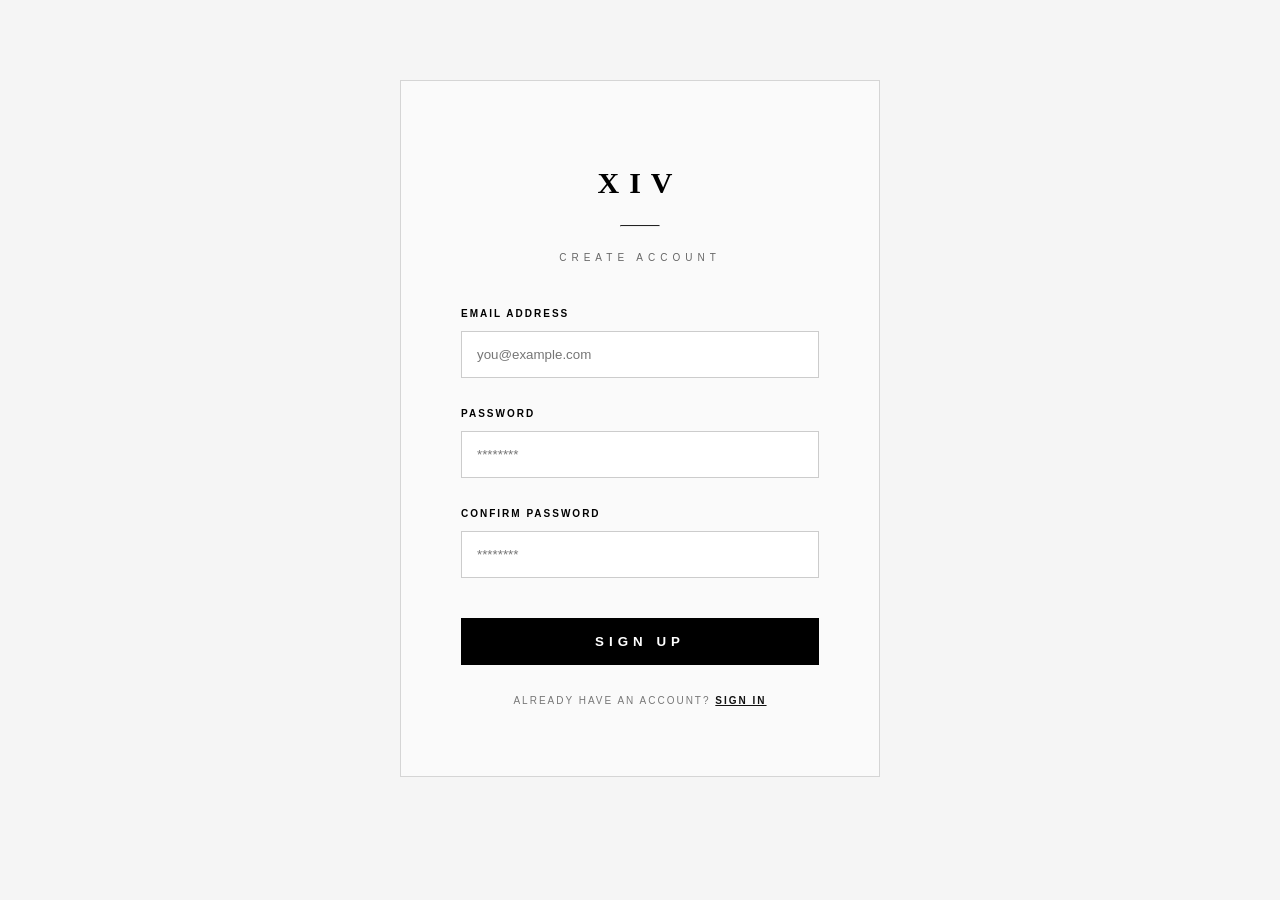
<file: pages/signup.html>
<!DOCTYPE html>
<html lang="en">

<head>
    <meta charset="UTF-8">
    <meta name="viewport" content="width=device-width, initial-scale=1.0">
    <title>XIV - Sign Up</title>
    <link rel="stylesheet" href="../assets/css/auth.css">
</head>

<body>

    <div class="card">

        <h2 class="title">XIV</h2>

        <hr>

        <h1>CREATE ACCOUNT</h1>

        <form id="signupForm">

            <label for="signupEmail">EMAIL ADDRESS</label>
            <input type="email" id="signupEmail" placeholder="you@example.com">

            <label for="signupPassword">PASSWORD</label>
            <input type="password" id="signupPassword" placeholder="********">

            <label for="confirmPassword">CONFIRM PASSWORD</label>
            <input type="password" id="confirmPassword" placeholder="********">

            <button type="submit">SIGN UP</button>

        </form>

        <p id="signupMessage"></p>

        <p class="signup">
            ALREADY HAVE AN ACCOUNT?
            <a href="auth.html">SIGN IN</a>
        </p>

    </div>

    <script src="../assets/js/signup.js"></script>

</body>

</html>
</file>
<file: assets/css/main.css>
* {
    margin: 0;
    padding: 0;
    box-sizing: border-box;
    font-size: 16px;
    font-family: "Bricolage Grotesque", sans-serif;
}

:root {
    --primary-black: #000000;
    --primary-white: #ffffff;
    --bg-light: #f5f5f5;
    --bg-card: #f9f9f9;
    --text-muted: #808080;
    --border-color: #e5e5e5;

}

.home {
    background-image: url("../../assets/images/background.jpg");
    background-size:contain;
    padding-top: 80px;
}

/* Start Of Nav Bar  Style*/
.nav-bar {
    position: fixed;
    top: 0;
    left: 0;
    width: 100%;
    z-index: 1000;

}


.nav-bar.scrolled {
    background: rgba(255, 255, 255, 0.121);
    backdrop-filter: blur(2px);
    -webkit-backdrop-filter: blur(12px);
    box-shadow: 0 2px 15px rgba(0, 0, 0, 0.05);
}
/* Links Style */
.nav-link-custom {
    color: var(--primary-black);
    text-decoration: none;
    font-weight: 500;
    font-size: 0.95rem;
    transition: opacity 0.3s ease;
}

.nav-link-custom:hover {
    opacity: 0.7;
    color: var(--primary-black);
}

/* Circular Icon Buttons */
.icon-circle {
    width: 36px;
    height: 36px;
    border-radius: 50%;
    background-color: var(--primary-black);
    color: var(--bg-light);
    display: flex;
    align-items: center;
    justify-content: center;
    text-decoration: none;
    font-size: 1.1rem;
    transition: transform 0.2s ease, background-color 0.2s ease;
}

.icon-circle:hover {
    transform: scale(1.05);
    color: inherit;
}

/* Cart Pill Layout */
.cart-pill-wrapper {
    background-color: #1a1a1a;
    color: #fff;
    border-radius: 30px;
    padding: 3px 3px 3px 18px;
}

.cart-pill-wrapper .cart-text {
    font-size: 0.85rem;
    font-weight: 500;
    letter-spacing: 0.5px;
}

.cart-pill-wrapper .icon-circle {
    width: 36px;
    height: 36px;
}


.mobile-menu {
    position: fixed;
    top: 0;
    left: 0;

    width: 60%;
    height: 100dvh;

    background: #fff;

    z-index: 1050;

    padding: 25px;

    transform: translateX(-100%);
    transition: transform 0.4s ease;

    overflow-y: auto;
}

.mobile-menu.active {
    transform: translateX(0);
}

.mobile-menu-overlay {
    position: fixed;
    inset: 0;

    background: rgba(0, 0, 0, 0.35);
    backdrop-filter: blur(4px);

    z-index: 1040;

    opacity: 0;
    visibility: hidden;

    transition: 0.3s ease;
}

.mobile-menu-overlay.active {
    opacity: 1;
    visibility: visible;
}

.mobile-menu-header {
    display: flex;
    align-items: center;
    justify-content: space-between;

    padding-bottom: 40px;
}

.mobile-menu-header img {
    width: 80px;
}

.menu-close {
    border: 0;
    background: none;
    font-size: 22px;
}

.mobile-nav {
    display: flex;
    flex-direction: column;
    gap: 20px;
}

.mobile-nav a {
    color: #111;
    text-decoration: none;

    font-size: 28px;
    font-weight: 600;
}

.mobile-nav a.active {
    text-decoration: underline;
}





/* End Of Nav Bar */
</file>
<file: assets/css/home.css>
/* section -1 style */
/* .Categories {
    margin-top: 10px;
} */
.category-links li a {
    color: var(--primary-black);
    text-decoration: none;
    font-weight: 600;
    font-size: 0.9rem;
    letter-spacing: 1px;
    display: block;
    margin-bottom: 4px;
    transition: opacity 0.2s ease;
}

.category-links li a:hover {
    opacity: 0.6;
}

/* Search Box Customization */
.search-box input {
    background-color: rgba(0, 0, 0, 0.08);
    font-size: 0.8rem;
    letter-spacing: 0.5px;
    transition: all 0.2s ease;
}

.search-box input:focus {
    background-color: rgba(0, 0, 0, 0.12);
    box-shadow: none;
}

.search-box input::placeholder {
    color: var(--text-muted);
    text-align: right;
    transition: all 0.2s ease;
}

.search-box input:focus::placeholder {
    letter-spacing: 4px;

}

@media (min-width: 768px) {
    .search-box input:focus {
        width: 105%;
    }
}

.Categories {
    margin-left: 50px;
}

@media (max-width : 650px) {
    .Categories {
        margin-left: 20px;
    }
}

/* New Collection  */

/* =========================
   Desktop
========================= */

.new-collection {
    display: flex;
    margin: 60px 40px;
}

.new-collection-con {
    display: flex;
    flex-direction: column;
    justify-content: space-between;
    width: 100%;
}

.new-collection-h {
    font-size: 64px;
    font-weight: bolder;
    letter-spacing: 3px;
}

.new-collection-go {
    display: flex;
    align-items: center;
    gap: 20px;
}

.new-collection-go a {
    background: #00000014;
    width: 70%;
    text-align: start;
    display: flex;
    justify-content: space-between;
    padding: 10px;
    transition: all 0.3s ease;
}

.new-collection-go a:hover {
    background: #0000005d;
    color: white;
}

.images-slider {
    display: flex;
    gap: 30px;
    flex-shrink: 0;
}

.image-card img {
    width: 360px;
    height: 360px;
    object-fit: contain;
    cursor: pointer;
    transition: all 0.8s ease;
}

.image-card:hover {
    opacity: 0.9;
}

/* =========================
   Tablet
========================= */

@media (max-width: 1200px) {

    .new-collection {
        margin: 70px 25px;
        gap: 30px;
    }

    .new-collection-con {
        width: 75%;
    }

    .new-collection-h {
        font-size: 52px;
        letter-spacing: 2px;
    }

    .new-collection-go {
        font-size: 26px;
    }

    .images-slider {
        gap: 20px;

        overflow-x: auto;
        overflow-y: hidden;

        scrollbar-width: none;
    }

    .images-slider::-webkit-scrollbar {
        display: none;
    }

    .image-card {
        flex-shrink: 0;
    }

    .image-card img {
        width: 330px;
        height: 330px;
    }
}


/* =========================
   Mobile
========================= */

@media (max-width: 1050px) {

    .new-collection {
        display: flex;
        flex-direction: column;

        margin: 60px 20px;

        gap: 35px;

        overflow: hidden;
    }

    .new-collection-con {
        width: 100%;

        display: flex;
        flex-direction: column;
        justify-content: space-between;

        gap: 30px;
    }

    .new-collection-h {
        font-size: clamp(42px, 12vw, 58px);
        line-height: 0.95;

        letter-spacing: 2px;
    }

    .new-collection-con p {
        font-size: 16px !important;
    }

    .new-collection-go {
        font-size: 20px;
    }

    .images-slider {
        width: 100%;

        display: flex;
        gap: 20px;

        overflow-x: auto;
        overflow-y: hidden;

        padding-bottom: 10px;

        scrollbar-width: none;
    }

    .images-slider::-webkit-scrollbar {
        display: none;
    }

    .image-card {
        flex: 0 0 280px;
    }

    .image-card img {
        width: 380px;
        height: 380px;
    }
}


/* =========================
   Small Mobile
========================= */

@media (max-width: 600px) {

    .new-collection {
        margin: 40px 15px;
    }

    .new-collection-h {
        font-size: 40px;
        letter-spacing: 1px;
    }

    .new-collection-go {
        font-size: 18px;
    }

    .images-slider {
        gap: 15px;
    }

    .image-card {
        flex: 0 0 240px;
    }

    .image-card img {
        width: 240px;
        height: 240px;
    }
}

/* transition */
.images-slider {
    /* display: flex;
    gap: 20px; */

    transition: transform 0.4s ease-out;
}




/* End Of New Collection */





/* Section -2*/
/* =========================================
   Section - 2
   New Products
========================================= */

/* =========================
   NEW THIS WEEK
========================= */

.new-products-section {
    margin: 180px 40px;
    overflow: hidden;
}

/* Header */

.new-products-header {
    display: flex;
    justify-content: space-between;
    align-items: flex-end;
    margin-bottom: 35px;    
}

.new-products-header>div {
    display: flex;
    align-items: flex-start;
    gap: 8px;
}

.new-products-header h2 {
    margin: 0;
    font-size: 64px;
    line-height: .82;
    font-weight: 900;
    letter-spacing: -2px;
}

.products-count {
    font-size: 18px;
    font-weight: 700;
    color: #0b2fa5;
}

.see-all {
    text-decoration: none;
    color: #333;
    font-size: 16px;
}

/* Slider */

.products-viewport {
    overflow: hidden;
}

.products-track {
    display: flex;
    gap: 24px;
    transition: transform .45s ease;
    will-change: transform;
}

/* Card */

.new-product-card {
    flex: 0 0 calc((100% - 72px)/4);
}

/* Image */

.new-product-image-wrapper {
    position: relative;
    aspect-ratio: 1/1;
    background: #f2f2f5;
    border: 1px solid #ddd;
    overflow: hidden;
    cursor: pointer;
    /* width: 320px;
    height: 320px; */
}

.new-product-image {
    width: 100%;
    height: 100%;
    object-fit: contain;
    transition: transform .35s ease;
}

.new-product-card:hover .new-product-image {
    transform: scale(1.03);
}

/* NEW Badge */

.new-product-badge {
    position: absolute;
    top: 12px;
    left: 12px;
    font-size: 12px;
    font-weight: 700;
}

/* Plus */

.new-product-add {
    position: absolute;
    left: 50%;
    bottom: 0;
    transform: translateX(-50%);
    width: 34px;
    height: 28px;
    border: none;
    background: rgba(255, 255, 255, .85);
    font-size: 22px;
    cursor: pointer;
}

/* Info */

.new-product-info {
    margin-top: 12px;
}

.new-product-category {
    margin: 0 0 4px;
    font-size: 13px;
    color: #666;
}

.new-product-bottom {
    display: flex;
    justify-content: space-between;
    align-items: flex-start;
    gap: 10px;
}

.new-product-title {
    margin: 0;
    font-size: 18px;
    font-weight: 600;
    line-height: 1.25;
}

.new-product-price {
    margin: 0;
    white-space: nowrap;
    font-size: 17px;
}

/* Arrows */

.products-navigation {
    display: flex;
    justify-content: center;
    gap: 10px;
    margin-top: 32px;
}

.products-arrow {
    width: 42px;
    height: 42px;
    border: 1px solid #d2d2d2;
    background: transparent;
    cursor: pointer;
}

.products-arrow:disabled {
    opacity: .35;
    cursor: not-allowed;
}

/* =========================
   Tablet
========================= */

@media (max-width:992px) {

    .new-products-section {
        margin: 120px 25px;
    }

    .new-products-header h2 {
        font-size: 52px;
    }

    .new-product-card {
        flex: 0 0 calc((100% - 24px)/2);
    }
}

/* =========================
   Mobile
========================= */

@media (max-width:768px) {

    .new-products-section {
        margin: 90px 20px;
    }

    .new-products-header h2 {
        font-size: 42px;
    }

    .products-count {
        font-size: 15px;
    }

    .new-product-card {
        flex: 0 0 100%;
    }

    .new-product-title {
        font-size: 16px;
    }

    .new-product-price {
        font-size: 15px;
    }
}


/* =========================================
   Section - 3
   Collections
========================================= */

.collections-section {
    width: 93%;
    margin: 120px auto 80px;
}


/* =========================================
   Heading
========================================= */

.collections-heading {
    margin-bottom: 70px;
}

.collections-heading h2 {
    margin: 0;

    color: #111;

    font-size: clamp(48px, 7vw, 92px);
    font-weight: 900;

    line-height: 0.82;
    letter-spacing: -4px;

    text-transform: uppercase;
}


/* =========================================
   Toolbar
========================================= */

.collections-toolbar {
    display: flex;
    align-items: flex-end;
    justify-content: space-between;

    padding-bottom: 14px;

    border-bottom: 1px solid #ddd;

    margin-bottom: 30px;
}


/* =========================================
   Category Filters
========================================= */

.collection-filters {
    display: flex;
    align-items: center;
    gap: 35px;
}

.filter-btn {
    border: 0;
    background: transparent;

    padding: 0;

    color: #999;

    font-size: 16px;

    cursor: pointer;

    transition: color 0.2s ease;
}

.filter-btn:hover {
    color: #111;
}

.filter-btn.active {
    color: #111;
}


/* =========================================
   Options
========================================= */

.collection-options {
    display: flex;
    align-items: flex-start;
    gap: 70px;
}

.collection-options button {
    border: 0;
    background: transparent;

    padding: 0;

    color: #111;

    font-size: 14px;

    cursor: pointer;
}


/* =========================================
   Sort
========================================= */

.sort-option {
    position: relative;
}

.sort-options {
    display: flex;
    flex-direction: column;
    gap: 4px;

    margin-top: 8px;
}

.sort-options button {
    color: #777;

    text-align: left;

    transition: color 0.2s ease;
}

.sort-options button:hover {
    color: #111;
}


/* =========================================
   Products Grid
========================================= */

.collection-grid {
    display: grid;
    grid-template-columns: repeat(3, minmax(0, 520px));
    justify-content: space-around;

    gap: 20px;

    width: 92%;
    margin: 0 auto;
}

/* =========================================
   Collection Card
========================================= */

.collection-card {
    min-width: 0;
    
}

.collection-image-wrapper {
    position: relative;

    width: 100%;

    background: #f5f5f5;

    overflow: hidden;
}

.collection-image {
    display: block; 
    cursor: pointer;

    width: 100%;
    aspect-ratio: 1 / 1;

    object-fit: cover;

    transition: transform 0.5s ease;
}

.collection-card:hover .collection-image {
    transform: scale(1.03);
}


/* =========================================
   Add Button
========================================= */

.collection-add {
    position: absolute;

    bottom: 12px;
    left: 50%;

    transform: translateX(-50%);

    width: 34px;
    height: 34px;

    display: flex;
    align-items: center;
    justify-content: center;

    border: 0;

    background: rgba(255, 255, 255, 0.8);

    font-size: 18px;

    cursor: pointer;

    transition:
        background-color 0.2s ease,
        transform 0.2s ease;
}

.collection-add:hover {
    background: #fff;

    transform:
        translateX(-50%) scale(1.08);
}


/* =========================================
   Card Info
========================================= */

.collection-info {
    margin-top: 12px;
}

.collection-type {
    margin: 0 0 5px;

    color: #777;

    font-size: 13px;
}

.collection-bottom {
    display: flex;
    align-items: center;
    justify-content: space-between;

    gap: 20px;
}

.collection-title {
    margin: 0;

    color: #111;

    font-size: 15px;
    font-weight: 500;
}

.collection-price {
    margin: 0;

    color: #111;

    font-size: 15px;
}


/* =========================================
   New Badge
========================================= */

.collection-new {
    position: absolute;

    top: 12px;
    left: 12px;

    padding: 5px 9px;

    background: #111;
    color: #fff;

    font-size: 10px;
    font-weight: 600;

    letter-spacing: 1px;
}


/* =========================================
   Load More
========================================= */

.load-more-btn {
    display: flex;
    flex-direction: column;
    align-items: center;
    gap: 2px;

    margin: 40px auto 0;

    border: 0;
    background: transparent;

    color: #888;

    font-size: 15px;

    cursor: pointer;

    transition: color 0.2s ease;
}

.load-more-btn i {
    font-size: 18px;

    color: #111;

    transition: transform 0.25s ease;
}

.load-more-btn:hover {
    color: #111;
}

.load-more-btn:hover i {
    transform: translateY(3px);
}


/* =========================================
   Hidden
========================================= */

.collection-card.hidden {
    display: none;
}


/* =========================================
   Tablet
========================================= */

@media (max-width: 991.98px) {

    .collections-section {
        width: 90%;
        margin-top: 90px;
    }

    .collections-heading {
        margin-bottom: 50px;
    }

    .collections-heading h2 {
        font-size: 60px;
    }

    .collection-grid {
        grid-template-columns: repeat(2, 1fr);

        gap: 35px 24px;
    }

    .collection-options {
        gap: 30px;
    }

}


/* =========================================
   Mobile
========================================= */

@media (max-width: 767.98px) {

    .collections-section {
        width: 90%;
        margin-top: 80px;
    }

    .collections-heading {
        margin-bottom: 40px;
    }

    .collections-heading h2 {
        font-size: 48px;
        letter-spacing: -2px;
    }


    /* Toolbar */

    .collections-toolbar {
        align-items: flex-start;

        gap: 25px;
    }

    .collection-filters {
        gap: 18px;

        overflow-x: auto;

        scrollbar-width: none;
    }

    .collection-filters::-webkit-scrollbar {
        display: none;
    }

    .filter-btn {
        flex: 0 0 auto;

        font-size: 14px;
    }

    .collection-options {
        flex-direction: column;

        gap: 8px;
    }


    /* Grid */

    .collection-grid {
        grid-template-columns: repeat(2, 1fr);

        gap: 30px 12px;
    }

    .collection-title {
        font-size: 13px;
    }

    .collection-price {
        font-size: 13px;
    }

    .collection-type {
        font-size: 11px;
    }

}

/* =========================================
   SECTION 4 - OUR APPROACH
========================================= */

.approach-section {
    width: 100%;
    overflow: hidden;

    padding-top: 140px;
    padding-bottom: 100px;
}


/* ================================
   Header
================================ */

.approach-header {
    width: min(90%, 900px);
    margin: 0 auto;

    text-align: center;
}

.approach-header h2 {
    margin: 0;

    color: #111;

    font-size: clamp(28px, 3vw, 48px);
    font-weight: 400;

    line-height: 1;
    letter-spacing: -2px;
}

.approach-header p {
    margin: 14px auto 0;

    max-width: 560px;

    color: #555;

    font-size: 11px;
    line-height: 1.45;

    letter-spacing: 1px;
}


/* ================================
   Gallery
================================ */
.approach-gallery {
    display: grid;
    grid-template-columns: repeat(4, 1fr);
    gap: 60px;
    align-items: start;
    max-width: 1600px;
    margin: 0 auto;
    padding: 40px 20px;
}

.approach-image img {
    width: 360px;
    height: 360px;
    object-fit: cover;
    border-radius: 8px;
    transition: transform 0.4s ease, box-shadow 0.4s ease;
}

@media (max-width: 1000px) {
    .approach-gallery {
        gap: 10px;
        padding: 20px 10px;
        margin: 0;


    }

    .approach-image img {
        width: 210px;
        height: 210px;

    }
}


.image-one {
    transform: translateY(0);
}

.image-two {
    transform: translateY(50px);
}

.image-three {
    transform: translateY(0px);
}

.image-four {
    transform: translateY(50px);
}


.approach-image:hover img {
    transform: scale(1.03);
    box-shadow: 0 10px 25px rgba(0, 0, 0, 0.15);
}

/* =========================================
   FOOTER
========================================= */
.site-footer {
    color: #111111;
    padding: 80px 40px;
}

.footer-inner {
    max-width: 1200px;
    margin: 0 auto;
    display: flex;
    justify-content: space-between;
    align-items: flex-start;
}

.footer-info {
    display: flex;
    flex-direction: column;
    gap: 32px;
    font-size: 11px;
    letter-spacing: 1px;
}

.footer-info>span,
.footer-languages>span,
.footer-tech>span {
    color: #888888;
    font-weight: 500;
    display: block;
    margin-bottom: 12px;
}

.footer-info a,
.footer-languages a {
    color: #111111;
    text-decoration: none;
    font-weight: 600;
    display: inline-block;
    margin-bottom: 4px;
    transition: opacity 0.2s;
}

.footer-info a:hover,
.footer-languages a:hover {
    opacity: 0.6;
}

.footer-info a::after,
.footer-languages a::after {
    content: " /";
    color: #bbb;
    font-weight: 300;
    margin-left: 4px;
}

.footer-info a:last-of-type::after,
.footer-languages a:last-of-type::after {
    content: "";
}

.footer-brand img {
    height: 120px;
    object-fit: contain;
}

/* 3. قسم الـ TECHNOLOGIES */
.footer-tech {
    font-size: 11px;
    letter-spacing: 1px;
}

.tech-mark {
    font-size: 28px;
    font-weight: 900;
    color: #111;
    margin-top: 8px;
    opacity: 0.15;
}

.footer-communication {
    display: flex;
    align-items: center;
    gap: 12px;
    font-size: 12px;
    color: #777777;
    margin-top: 40px;
}

.footer-communication div {
    width: 1px;
    height: 24px;
    background-color: #aaaaaa;
    transform: rotate(15deg);/
}

@media (max-width: 768px) {
    .site-footer {
    color: #111111;
    padding: 40px 20px;
}
.footer-inner {
    max-width: 600px;
    height: 100dvh;
    margin: 0 auto;
    display: flex;
    justify-content: space-between;
    align-items: flex-start;
}

    
.footer-brand img {
    height: 70px;
    object-fit: contain;
}
    .footer-tech {
        font-size: 6px;

    }

    .footer-inner {
        gap: 20px;
    }

    .footer-communication div {
        display: none;
    }
}
</file>
<file: assets/css/about.css>
body {
    margin: 0;
    font-family: Arial;
    background: #f7f7f7;
}

.all-about {
    background-image: url("../images/background.jpg");
    background-size: contain;
    min-height: 100dvh;
    padding-top: 80px;
}

.about {
    display: flex;
    gap: 40px;
    padding: 50px 50px;

}

.about {
    display: flex;
}

.about .image {
    width: 50%;
}

.image {
    width: 50%;
    display: flex;
    gap: 10px;
}

.image img {
    width: 50%;
    transition: .5s;
}

.image img:hover {
    transform: translateY(-5px);
}

h1 {
    font-size: 60px;
}

p {
    color: #666;
}

.about a {
    display: block;
    padding: 15px;
    margin-top: 20px;
    background: #eee;
    color: #222;
    text-decoration: none;
    transition: .5s;
}

.about a:hover {
    background: #222;
    color: white;
}

.end {
    display: flex;
    justify-content: space-between;
    padding: 30px 40px;
}

.bottom {
    width: 25%;
    padding: 15px;
    transition: .5s;
}

.bottom:hover {
    background: #eee;
    transform: translateY(-5px);
}

@media (max-width: 768px) {

    .about,
    .end {
        flex-direction: column;
    }
}

.bottom i {
    font-size: 40px;
    display: block;
    margin-bottom: 15px;
}
</file>
<file: assets/css/cart.css>
h1 { 
    text-align: center; 
} 

.cart 
{ 
    width:1100px; 
    min-height:600px; 
    height: auto; 
    margin: auto; 
    border: 1px solid grey; 
    background-color: white; 
    border-radius: 10px; 
} 

.shipping-taxes-home 
{ 
    margin:10px; 
} 

.shipping-taxes 
{ 
    text-align: center; 
} 

.checkout-button 
{ 
    color:white; 
    width: 250px; 
    height: 60px; 
    font-size: 20px; 
    margin-right: 30px; 
    background-color: rgb(0, 0, 0); 
    border-radius: 20px; 
    text-decoration: none; 
    margin-top:10px; 
    margin-left:40px; 
    margin-bottom:20px; 

} 

.home-button
{ 
    color:white; 
    width: 250px; 
    height: 60px; 
    font-size: 20px; 
    margin-left: 20px; 
    margin-bottom: 20px; 
    margin-left: 40px; 
    background-color: black; 
    border-radius: 20px; 
    text-decoration: none; 
} 

a
{ 
    text-decoration: none; 
} 

.less 
{ 
    margin-right:20px; 
    font-size: 20px; 
} 

.greater 
{ 
    margin-left:20px; 
    font-size: 20px; 
} 



.products { 
    width: 69.998%; 
    height: 600px;
    overflow-y: auto;
    border: 1px solid black; 
    border-radius: 10px; 
    margin-top: -599px; 
    background-color: white; 
    padding-top: 60px; 
}

.products-num 
{ 
    margin-left: 600px; 
    margin-top: -30px;

    padding-bottom:20px; 
} 

.summary 
{ 
    margin-left: 70%; 
    width: 30%; 
    height: 100%; 
    padding-top: 60px; 
    background-color: rgb(205, 203, 203); 
    border-radius: 10px; 
} 
.error
{
    margin-left: 30px;;
}
.error-message
{
    font-size: 40px;
    font-weight: bold;
}
.total-price-header
{
    padding-left: 30px;
    font-size: 30px;
    font-weight: bold;
}
.total-price-dollar
{
    padding-left: 20px;
    font-size: 30px;
    font-weight: bold;
}
.productshr 
{ 
    width:90%; 
    color:black; 
    margin-left:30px; 
    display: block;

} 

.summaryhr
{ 
    width:80%; 
    color:black; 
    margin-left:30px; 
    margin-bottom:270px;

} 
.items{
        padding-left: 0px;
        font-size: 40px;
        font-weight: bold;
}
.product 
{
    width: 100%;
}

.product-properities 
{ 
    width: 100%;
    min-height: 130px;
    margin-bottom:30px; 
    display: flex;
    align-items: center;
} 

.product-image 
{ 
    margin-left:30px; 
    width:100px; 
    height:100px; 
} 

.product-name 
{ 
    margin-left:80px;
    width:150px;
} 

.name
{ 
    color:grey; 
    font-size:20px; 
} 

.type
{ 
    margin-bottom:0; 
    font-size:20px; 
} 

.add-button
{ 
    margin-left:40px;
    margin-top:0;
    margin-bottom:0;
    display:flex;
    align-items:center;
} 

.positive 
{ 
    font-size:40px; 
    margin-left:10px; 
    background: transparent; 
    border: none; 
} 

.negative 
{ 
    font-size:40px; 
    margin-right:10px; 
    background: transparent; 
    border: none; 
} 

.quantity
{ 
    font-size:40px; 
    margin-left:10px; 
    background-color:transparent; 
    padding-right:10px; 
    padding-left:10px; 
} 
.num
{ 
    font-size: 40px;
    background-color: white;
    margin-left: -30px;
    padding-right: 10px;
    padding-left: 10px;
    font-weight: bolder;
} 
.price
{ 
    margin-left:80px;
    margin-top:0;
    margin-bottom:0;
} 
.product-price-total-price
{
    font-size: 30px;
    font-weight: bold;
}
.dollar 
{ 
    font-size:20px; 
} 

.product-price 
{ 
    font-size:20px; 
} 

h2
{ 
    padding-left: 30px; 
    font-size: 30px;
    font-weight: bold;
} 

.×-class 
{ 
    margin-left:auto;
    margin-top:0;
    margin-right:46px;
} 

.×-button 
{ 
    font-size:30px; 
    background: transparent; 
    border: none; 
    margin:0;
}
.size-buttons {
    display: flex;
    gap: 92px;
    margin-left: 30px;
    font-size: 40px;
    font-weight: bolder;
}
.size-size-word
{
    margin-left: 30px;
    font-size: 40px;
    font-weight: bolder;
}
.size-size-word{
    font-size: 40px;

}
.size-buttons input {
    display: none;
}

.size-buttons label {
    background: transparent;
    font-size: 40px;
    cursor: pointer;
    transition: transform 0.2s ease;
}

.size-buttons label:hover {
    transform: scale(1.3);
}

.size-buttons input:checked + label {
    transform: scale(1.5);
    font-weight: bold;
}
.selected-size
{
    margin-left:30px;
    font-weight: bolder;
    font-size: 40px;

}
.size-size
{
    font-weight: bolder;
    font-size: 40px;
}
@media (max-width: 992px) {
    .cart {
        width: 95%;
        max-width: 700px;
        display: flex;
        flex-direction: column;
        height: auto;
        min-height: auto; 
    }

    .summary {
        margin-left: 0;
        width: 100%;
        height: auto;
        order: 2; 
        border-radius: 0 0 10px 10px;
        padding-bottom: 30px;
    }

    .summaryhr {
        margin-bottom: 20px;
    }

    .products {
        width: 100%;
        margin-top: 0;   
        height: auto; 
        max-height: 500px;
        overflow-y: auto; 
        border-radius: 10px 10px 0 0;
        order: 1; 
        padding-bottom: 20px;
    }

    .products-num {
        margin-left: 20px;
        padding-left: 20px;
        margin-top: 10px;
    }
    .size-buttons {
    gap: 87px;
    font-size: 32px;
    width: 100%;
    max-width: 100%;
    margin-left: 30px;
    box-sizing: border-box;
    justify-content: flex-start;
    font-weight: bolder;

    }

    .size-buttons label {
        font-size: 32px;
    }

    .size-size-word {

        font-size: 32px;
        width: 100%;
        margin-left: 30px;
        box-sizing: border-box;
    }
}

@media (max-width: 768px) {
    .cart {
        width: 90%;
        max-width: 600px;
        padding-bottom: 0; 
    }

    .checkout-button,
    .home-button {
        width: 90%;
        margin: 10px auto;
        display: block;
        font-size: 16px;
    }

    .product-properities {
        flex-wrap: wrap;
        justify-content: center;
        text-align: center;
        min-height: auto;
        padding-bottom: 15px;
    }

    .product-image {
        margin-left: 30px;
    }

    .product-name {
        margin-left: 15px;
        width: auto;
        margin-top: 10px;
    }

    .add-button {
        margin-left: 15px;
        margin-top: 10px;
    }

    .price {
        margin-left: 15px;
        margin-top: 10px;
    }

    .×-class {
        margin-right: 15px;
        margin-left: 15px;
        margin-top: 10px;
    }
    .products {
        width: 100%;
        height: auto;
        max-height: 500px;
        margin-top: 0;
        padding: 30px 15px; 
        box-sizing: border-box;

    }
    .size-buttons {
    gap: 60px;
    font-size: 26px;
    width: 100%;
    max-width: 100%;
    margin-left: 20px;
    box-sizing: border-box;
    font-weight: bolder;
    }

    .size-buttons label {
        font-size: 26px;
    }

    .size-size-word {
        font-size: 26px;
        width: 100%;
        margin-left: 20px;
        box-sizing: border-box;
    }
}

@media (max-width: 480px) {
    .cart {
        width: 95%;
    }

    .checkout-button,
    .home-button {
        width: 100%;
    }

    .buttons {
        display: flex;
        flex-direction: column;
        align-items: center;
        padding: 0 15px;
    }

    .product-image {
        margin-left: -20px;
        width: 50px;
        height: 50px;
    }
    .dollar, .product-price
    {
        font-size: 16px;

    }
    .dollar
    {
        margin-left:-15px;
        font-size: 16px;

    }
    
    .name, .type  {
        margin-left:-10px;
        font-size: 12px;
    }

    .quantity{
        font-size: 24px;
        padding: 0px;
    }

    .num{
        font-size: 35px;
        padding: 5px;
        
    }
    .negative
    {
        margin-right:-5px;
        font-size: 28px;
    }
    .positive  {
        font-size: 28px;
        margin-left:5px;
        margin-right:15px;

    }
    .size-buttons {
    gap: 25px;
    font-size: 15px;
    width: 100%;
    max-width: 100%;
    margin-left: -10px;
    box-sizing: border-box;
    flex-wrap: wrap;
    justify-content: flex-start;
    font-weight: bolder;
    }

    .size-buttons label {
        font-size: 20px;
        margin-left: 10px;
    }

    .size-size-word {
        width: 100%;
        font-size: 15px;
        box-sizing: border-box;
        margin-left: 0px;

    }
    .productshr{
        margin-left:0px;
    }
}
</file>
<file: assets/css/animations.css>
a {
    transition: color 0.25s ease, opacity 0.25s ease;
}

.checkout-button,
.home-button,
.done {
    transition: transform 0.25s ease, box-shadow 0.25s ease, filter 0.25s ease;
}

.checkout-button:hover,
.home-button:hover,
.done:hover {
    transform: translateY(-3px);
    box-shadow: 0 10px 18px rgba(0, 0, 0, 0.25);
    filter: brightness(1.15);
}

.checkout-button:active,
.home-button:active,
.done:active {
    transform: translateY(-1px);
    filter: brightness(0.92);
    box-shadow: 0 4px 8px rgba(0, 0, 0, 0.2);
}
.arrow-paragraph {
    transition: transform 0.25s ease, color 0.25s ease;
}

.arrow:hover .arrow-paragraph {
    transform: translateX(-6px);
    color: gray;
}
.btn1,
.btn2,
.btn3 {
    transition: color 0.3s ease, opacity 0.3s ease;
}

.btn1:hover,
.btn2:hover,
.btn3:hover {
    opacity: 0.7;
}

.product-properities {
    transition: background-color 0.3s ease, box-shadow 0.3s ease, transform 0.3s ease;
}

.product-properities:hover {
    background-color: rgba(0, 0, 0, 0.04);
    box-shadow: 0 4px 12px rgba(0, 0, 0, 0.08);
    transform: translateY(-2px);
}

.product-image {
    transition: transform 0.3s ease, box-shadow 0.3s ease;
}

.product-image:hover {
    transform: scale(1.08);
    box-shadow: 0 6px 14px rgba(0, 0, 0, 0.2);
}


.positive,
.negative {
    transition: transform 0.2s ease, color 0.2s ease;
    cursor: pointer;
}

.positive:hover {
    transform: scale(1.25);
    color: green;
}

.negative:hover {
    transform: scale(1.25);
    color: red;
}

.positive:active,
.negative:active {
    transform: scale(0.9);
}

.quantity {
    transition: border-color 0.3s ease, box-shadow 0.3s ease;
}

.quantity:hover {
    border-color: black;
    box-shadow: 0 2px 6px rgba(0, 0, 0, 0.1);
}


.×-button {
    transition: transform 0.3s ease, color 0.3s ease;
    cursor: pointer;
}

.×-button:hover {
    transform: rotate(90deg) scale(1.2);
    color: red;
}

.email-input,
.phone-input,
.first-name,
.last-name,
.country-input,
.state-region,
.adress,
.postal-code,
.city,
.card-number,
.card-owner-name,
.expiry-date,
.cvv {
    transition: border-color 0.25s ease, box-shadow 0.25s ease;
}

.email-input:hover,
.phone-input:hover,
.first-name:hover,
.last-name:hover,
.country-input:hover,
.state-region:hover,
.adress:hover,
.postal-code:hover,
.city:hover,
.card-number:hover,
.card-owner-name:hover,
.expiry-date:hover,
.cvv:hover {
    border-color: #888;
}

.email-input:focus,
.phone-input:focus,
.first-name:focus,
.last-name:focus,
.country-input:focus,
.state-region:focus,
.adress:focus,
.postal-code:focus,
.city:focus,
.card-number:focus,
.card-owner-name:focus,
.expiry-date:focus,
.cvv:focus {
    border-color: black;
    box-shadow: 0 0 0 3px rgba(0, 0, 0, 0.1);
    outline: none;
}


.shipping,
.payment,
.order-summary,
.order-summary-button {
    transition: border-color 0.25s ease, background-color 0.25s ease, box-shadow 0.25s ease;
}

.shipping:hover,
.payment:hover,
.order-summary:hover,
.order-summary-button:hover {
    border-color: black;
    background-color: rgba(0, 0, 0, 0.03);
    box-shadow: 0 2px 8px rgba(0, 0, 0, 0.1);
    cursor: pointer;
}


@keyframes fadeSlideUp {
    from {
        opacity: 0;
        transform: translateY(15px);
    }
    to {
        opacity: 1;
        transform: translateY(0);
    }
}

.cart,
.your-order,.your-order-payment {
    animation: fadeSlideUp 0.5s ease both;
}

@media (prefers-reduced-motion: reduce) {
    * {
        animation-duration: 0.001ms !important;
        transition-duration: 0.001ms !important;
    }
}
</file>
<file: assets/css/favourite.css>
.page {
    background: #f8f8f8;
    /* min-height: 94vh; */
    min-height: 100dvh;
    padding-top: 80px;
    background-image: url("../images/background.jpg");
    background-size:contain;
    /* background-position: center; */
}


/* =========================
   FAVORITES SECTION
========================= */

.favorites-section {
    padding: 10px;
}


/* =========================
   MAIN CONTENT
========================= */

.favorites-main {
    display: grid;
    grid-template-columns: 30% 65%;
    align-items: center;
    gap: 30px;

}


/* =========================
   LEFT CONTENT
========================= */

.favorites-info {
    padding-right: 35px;
    padding: 20px;
}

.favorites-label {
    display: block;
    margin-bottom: 16px;
    
    font-size: 15px;
    font-weight: 700;
    letter-spacing: 0.5px;
    color: #151515;
}

.favorites-info h1 {
    margin: 0;

    font-size: clamp(55px, 5vw, 82px);
    line-height: 0.95;
    font-weight: 800;
    letter-spacing: -3px;

    color: #111;
}

.favorites-subtitle {
    margin: 25px 0 24px;

    font-size: 21px;
    line-height: 1.4;
    color: #555;
}

.favorites-description {
    max-width: 420px;

    margin-bottom: 38px;

    font-size: 18px;
    line-height: 1.7;
    color: #555;
}


/* =========================
   SHOP BUTTON
========================= */

.shop-favorites {
    width: 100%;
    max-width: 470px;
    min-height: 52px;

    padding: 0 15px;

    display: flex;
    align-items: center;
    justify-content: space-between;

    text-decoration: none;

    background: rgba(235, 235, 235, 0.75);
    border-radius: 5px;

    color: #111;

    transition:
        background 0.3s ease,
        transform 0.3s ease;
}

.shop-favorites span {
    font-size: 17px;
    font-weight: 500;
}

.shop-favorites i {
    font-size: 19px;
}

.shop-favorites:hover {
    background: #e3e3e3;
    transform: translateX(3px);
}


/* =========================
   PRODUCTS
========================= */

.favorites-products {
    display: grid;
    grid-template-columns: repeat(4, 1fr);
    gap: 18px;
}


/* =========================
   PRODUCT CARD
========================= */

.favorite-card {
    min-width: 0;

    border: 1px solid #d8d8d8;
    background: rgba(255, 255, 255, 0.2);

    transition:
        transform 0.35s ease,
        box-shadow 0.35s ease;
}

.favorite-card:hover {
    transform: translateY(-5px);
    box-shadow: 0 12px 30px rgba(0, 0, 0, 0.08);
}


/* =========================
   PRODUCT IMAGE
========================= */

.favorite-image {
    width: 100%;
    aspect-ratio: 0.82;

    overflow: hidden;

    background: #f4f4f4;
}

.favorite-image img {
    width: 100%;
    height: 100%;

    display: block;

    object-fit: cover;

    transition: transform 0.5s ease;
}

.favorite-card:hover .favorite-image img {
    transform: scale(1.03);
}


/* =========================
   PRODUCT DETAILS
========================= */

.favorite-details {
    min-height: 108px;

    padding: 13px 14px 12px;

    display: flex;
    justify-content: space-between;
    align-items: flex-end;
}

.favorite-details h3 {
    margin: 0 0 8px;

    font-size: 15px;
    font-weight: 600;

    color: #111;
}

.favorite-details p {
    margin: 0 0 7px;

    font-size: 15px;
    color: #555;
}

.favorite-details span {
    font-size: 15px;
    color: #111;
}


/* =========================
   HEART
========================= */

.favorite-heart {
    width: 30px;
    height: 30px;

    padding: 0;

    border: 0;
    background: transparent;

    display: flex;
    align-items: center;
    justify-content: center;

    cursor: pointer;

    color: #111;
}

.favorite-heart i {
    font-size: 24px;

    transition:
        transform 0.25s ease,
        color 0.25s ease;
}

.favorite-heart:hover i {
    transform: scale(1.15);
}


/* =========================
   FEATURES
========================= */

.favorites-features {
    margin-top: 125px;

    display: grid;
    grid-template-columns: repeat(4, 1fr);
}

.feature-item {
    min-height: 80px;

    padding: 0 35px;

    display: flex;
    align-items: flex-start;
    gap: 22px;

    border-right: 1px solid #d5d5d5;
}

.feature-item:first-child {
    padding-left: 5px;
}

.feature-item:last-child {
    border-right: none;
}

.feature-icon {
    flex-shrink: 0;

    width: 38px;

    display: flex;
    justify-content: center;
    align-items: center;
}

.feature-icon i {
    font-size: 30px;
    color: #111;
}

.feature-item h4 {
    margin: 0 0 8px;

    font-size: 17px;
    font-weight: 600;

    color: #111;
}

.feature-item p {
    margin: 0;

    font-size: 15px;
    line-height: 1.5;

    color: #666;
}


/* =========================
   TABLET
========================= */

@media (max-width: 1100px) {



    .favorites-main {
        grid-template-columns: 1fr;
    }

    .favorites-info {
        padding-right: 0;
        margin-bottom: 30px;
    }

    .favorites-description {
        max-width: 500px;
    }

    .favorites-products {
        grid-template-columns: repeat(4, 1fr);
    }

    .favorites-features {
        margin-top: 80px;
    }

    .feature-item {
        padding: 0 20px;
        gap: 12px;
    }

}


/* =========================
   MOBILE
========================= */

@media (max-width: 768px) {


    .favorites-info h1 {
        font-size: 55px;
        letter-spacing: -2px;
    }

    .favorites-subtitle {
        font-size: 18px;
    }

    .favorites-description {
        font-size: 16px;
    }

    .favorites-products {
        grid-template-columns: repeat(2, 1fr);
        gap: 12px;
    }

    .favorite-details {
        padding: 10px;
    }

    .favorite-details h3 {
        font-size: 12px;
    }

    .favorite-details p,
    .favorite-details span {
        font-size: 13px;
    }

    .favorite-heart i {
        font-size: 21px;
    }

    .favorites-features {
        grid-template-columns: 1fr 1fr;
        gap: 30px 0;
    }

    .feature-item {
        border-right: none;
        padding: 0 15px 0 0;
    }

    .feature-item:nth-child(even) {
        padding-left: 15px;
        border-left: 1px solid #d5d5d5;
    }

    .feature-item:first-child {
        padding-left: 0;
    }

}


/* =========================
   SMALL MOBILE
========================= */

@media (max-width: 480px) {

    .favorites-info h1 {
        font-size: 46px;
    }

    .favorites-products {
        grid-template-columns: 1fr 1fr;
    }

    .favorites-features {
        grid-template-columns: 1fr;
    }

    .feature-item,
    .feature-item:nth-child(even) {
        padding: 0;
        border: none;
    }

}
</file>
<file: assets/css/payment.css>
.arrow
{
    width:40px;
    margin-left: 30px;
}
.arrow-paragraph
{
    font-size: 40px;
}
.checkout-paragraph{
    width:200px;
    height:40px;
}
.checkout-paragraph
{
    margin-left: 30px;
    margin-bottom: 0px;
    font-size: 0px;
}
.btn1
{
    color: gray;
    text-decoration: none;
    margin: 30px;
}
.btn1:hover {
    color: black;
}
.btn2
{
    color: gray;
    text-decoration: none;
    margin: 15px;
}
.btn2:hover {
    color: black;
}
.btn3
{
    color: black;
    text-decoration: none;
    margin: 15px;

}
.btn3:hover {
    color: black;
}
.information-form 
{
    width:600px;
    height:44px;
    margin:30px;
    margin-top: -10px;
}
.order-summary
{
    width:220.8px;
    height:44px;
    border: 1px solid gray;
    padding-left: 15px;
    text-align: left ;
    margin-left: 255px;
}
.order-summary-button-paragraph
{
    font-size:14px;
    margin: 0;
}
.payment-method
{
    margin:30px;
    margin-top:40px;
}
.arrow2
{
    padding-left:20px;
}
.order-summary-button
{
    width:220.8px;
    height:44px;
    border: 1px solid gray;
    padding-left: 15px;
    text-align: left ;
    margin-left: 255px;
}
.card-number
{
    width:468px;
    height:44px;
    padding-left:15px;
    border: 1px solid gray;

}
.card-owner-name
{
    width:468px;
    height:44px;
    padding-left:15px;
    border: 1px solid gray;

}
.expiry-date
{
    width:468px;
    height:44px;
    padding-left:15px;
    border: 1px solid gray;

}
.cvv
{
    width:468px;
    height:44px;
    padding-left:15px;
    border: 1px solid gray;

}
.your-order-ordersummary {
    width: 769px;
    min-height: 600px;
    height: auto;
    margin-left: 740px;
    margin-top: -250px;
    border: 1px solid gray;
    box-sizing: border-box;
    border-radius: 10px;  
}
img {
    max-width: 100%;
    height: auto;
}
.num {
    padding-left: 60px !important;
    margin-right: -10px;
    
}
@media (max-width: 768px) {

    .information-form {
        width: 100%;
        max-width: 600px;
        height: auto;
        margin: 20px auto 0;
    }

    .card-number,
    .card-owner-name,
    .expiry-date,
    .cvv {
        width: 100%;
    }

    .order-summary-button {
        width: 160px;      
        display: block;    
        margin-left: auto; 
        margin-right: 0;   
        box-sizing: border-box;
    }
    
    .your-order {
        width: 90%;
        max-width: 450px;
        min-height: auto;
        height: auto;
        margin: 30px auto 0;
        padding: 30px;
    }
    .your-order-payment {
        width: 90%;
        max-width: 450px;
        min-height: auto;
        height: auto;
        margin: 30px auto 0;
        padding: 30px;
    }
    .cart-buttons {
        flex-wrap: wrap;
    }
}

@media (max-width: 480px) {

    .arrow,
    .checkout-paragraph,
    .payment-method {
        margin-left: 15px;
    }

    .information-form {
        margin: 15px auto 0;
    }

    .btn1,
    .btn2,
    .btn3 {
        margin: 6px;
        font-size: 14px;
    }

    .your-order {
        width: 100%;
        padding: 20px;
    }
    .your-order-payment {
        width: 100%;
        padding: 20px;
    }
    .order-summary-button {
        width: 160px;          
        display: block;        
        margin-left: auto;    
        margin-right: 0;      
        box-sizing: border-box;
    }
    .num{
        font-size: 24px;
        margin-left: -65px!important;
    }
}
.arrow
{
    width:40px;
    margin-left: 30px;
}
.arrow-paragraph
{
    font-size: 40px;
}
.checkout-paragraph{
    width:200px;
    height:40px;
}
.checkout-paragraph
{
    margin-left: 30px;
    margin-bottom: 0px;
    font-size: 0px;
}
.btn1
{
    color: gray;
    text-decoration: none;
    margin: 30px;
}
.btn1:hover {
    color: black;
}
.btn2
{
    color: gray;
    text-decoration: none;
    margin: 15px;
}
.btn2:hover {
    color: black;
}
.btn3
{
    color: black;
    text-decoration: none;
    margin: 15px;

}
.btn3:hover {
    color: black;
}
.contact-info
{
    margin:30px;
    margin-top:40px;
}
.shipping-adress
{
    margin-top:30px;
}
.information-form 
{
    width:500px;
    height:44px;
    margin:30px;
    margin-top: -10px;
}
.email-input 
{
    width:468px;
    height:44px;
    padding-left:15px;
    border: 1px solid gray;

}
.phone-input
{
    width:468px;
    height:44px;
    padding-left:15px;
    border: 1px solid gray;
}
.first-name 
{
    width:231.8px;
    height:44px;
    padding-left:15px;
    border: 1px solid gray;
}
.last-name{
    width:233.8px;
    height:44px;
    padding-left:15px;
    border: 1px solid gray;
}
.country-input
{
    width:468px;
    height:44px;
    padding-left:15px;
    border: 1px solid gray;
}
.state-region{
    width:468px;
    height:44px;
    padding-left:15px;
    border: 1px solid gray;
}
.adress
{
    width:468px;
    height:44px;
    padding-left:15px;
    border: 1px solid gray;
}
.postal-code 
{
    width:231.8px;
    height:44px;
    padding-left:15px;
    border: 1px solid gray;
}
.city{
    width:233.8px;
    height:44px;
    padding-left:15px;
    border: 1px solid gray;
}
.shipping
{
    width:220.8px;
    height:44px;
    border: 1px solid gray;
    padding-left: 15px;
    text-align: left ;
    margin-left: 255px;
}
.shipping-paragraph
{
    font-size:20px;
    margin: 0;

}
.arrow2
{
    padding-left:80px;
}
.your-order-ordersummary {
    width: 769px;
    min-height: 600px;
    height: auto;
    margin-left: 30px;
    margin-top: 30px;
    border: 1px solid gray;
    box-sizing: border-box;
    border-radius: 10px;  
}
.your-order-payment {
    width: 769px;
    min-height: 600px;
    height: auto;
    margin-left: 740px;
    margin-top: -250px;
    border: 1px solid gray;
    box-sizing: border-box;
    border-radius: 10px;  
}
.done
{ 
    color:white; 
    width: 285px; 
    height: 60px; 
    font-size: 20px; 
    margin-bottom: 20px; 
    margin-left: 30px; 
    background-color: green; 
    border-radius: 20px; 
    text-decoration: none; 
} 
#paymentMethod
{
    font-size: 20px; 
    color: green; 

}
.talk1,.talk2,.talk0
{
    font-size: 20px; 
    margin-left: 30px; 
    color: green; 
}
img {
    max-width: 100%;
    height: auto;
}
h1 { 
    text-align: center; 
} 

.cart 
{ 
    width:1100px; 
    min-height:600px; 
    height: auto; 
    margin: auto; 
    border: 1px solid grey; 
    background-color: white; 
    border-radius: 10px; 
} 

.shipping-taxes-home 
{ 
    margin:10px; 
} 

.shipping-taxes 
{ 
    text-align: center; 
} 

.checkout-button 
{ 
    color:white; 
    width: 250px; 
    height: 60px; 
    font-size: 20px; 
    margin-right: 30px; 
    background-color: rgb(0, 0, 0); 
    border-radius: 20px; 
    text-decoration: none; 
    margin-top:10px; 
    margin-left:40px; 
    margin-bottom:20px; 

} 

.home-button
{ 
    color:white; 
    width: 285px; 
    height: 60px; 
    font-size: 20px; 
    margin-left: 20px; 
    margin-bottom: 20px; 
    margin-left: 30px; 
    background-color: black; 
    border-radius: 20px; 
    text-decoration: none; 
} 

a
{ 
    text-decoration: none; 
} 

.less 
{ 
    margin-right:20px; 
    font-size: 20px; 
} 

.greater 
{ 
    margin-left:20px; 
    font-size: 20px; 
} 



.products {  
     width: 100%;  
    height: 600px; 
    overflow-y: auto; 
    border: 1px solid black;  
    border-radius: 10px;  
    margin-top: 0px;  
    background-color: white;  
    padding-top: 60px;
    box-sizing: border-box;
    
}

.products-num 
{ 
    margin-left: -20px; 
    margin-top: -30px;

    padding-bottom:20px; 
} 

.summary 
{ 
    margin-left: 70%; 
    width: 30%; 
    height: 100%; 
    padding-top: 60px; 
    background-color: rgb(205, 203, 203); 
    border-radius: 10px; 
} 
.quantity-checkout {
    padding-left: 30px;
    font-size: 30px;
    font-weight: bold;
}

.items {
    padding-left: 10px;
    font-size: 30px;
    font-weight: bold;
}
.total-price-header
{
    padding-left: 40px;
    font-size: 30px;
    font-weight: bold;
}
.total-price-header-price
{
    padding-left: 30px;
    font-size: 30px;
    font-weight: bold;
}
.total-price-dollar
{
    padding-left: 60px;
    font-size: 30px;
    font-weight: bold;
}
.productshr 
{ 
    width:90%; 
    color:black; 
    margin-left:30px; 
    display: block;

} 

.summaryhr
{ 
    width:80%; 
    color:black; 
    margin-left:30px; 
    margin-bottom:350px;

} 

.product 
{
    width: 100%;
}

.product-properities 
{ 
    width: 100%;
    min-height: 130px;
    margin-bottom:30px; 
    display: flex;
    align-items: center;
} 

.product-image 
{ 
    margin-left:30px; 
    width:100px; 
    height:100px; 
} 

.product-name 
{ 
    margin-left:80px;
    width:150px;
} 

.name
{ 
    color:grey; 
    font-size:20px; 
} 

.type
{ 
    margin-bottom:0; 
    font-size:20px; 
} 

.add-button
{ 
    margin-left:40px;
    margin-top:0;
    margin-bottom:0;
    display:flex;
    align-items:center;
} 

.positive 
{ 
    font-size:40px; 
    margin-left:10px; 
    background: transparent; 
    border: none; 
} 

.negative 
{ 
    font-size:40px; 
    margin-right:10px; 
    background: transparent; 
    border: none; 
} 

.quantity
{ 
    font-size:40px; 
    margin-left:10px; 
    background-color:white; 
    padding-right:10px; 
    padding-left:10px; 
} 

.price
{ 
    margin-left:80px;
    margin-top:0;
    margin-bottom:0;
} 
.product-price-total-price
{
    font-size: 30px;
    font-weight: bold;
}
.dollar 
{ 
    font-size:20px; 
} 

.product-price 
{ 
    font-size:20px; 
} 

h2
{ 
    padding-left: 30px; 
    font-size: 30px;
    font-weight: bold;
} 

.×-class 
{ 
    margin-left:auto;
    margin-top:0;
    margin-right:46px;
} 

.×-button 
{ 
    font-size:30px; 
    background: transparent; 
    border: none; 
    margin:0;
}

@media (max-width: 768px) { 

    .cart 
    { 
        width: 90%; 
        max-width: 600px; 
        min-height: auto; 
        height: auto;  
        padding-bottom: 20px; 
        box-sizing: border-box; 
    } 

    .checkout-button, 
    .home-button 
    { 
        width: 45%; 
        margin: 10px 2%; 
        font-size: 16px; 
        text-decoration: none ; 
    } 
} 


@media (max-width: 480px) { 

    .cart 
    { 
        width: 95%; 
        padding-bottom: 20px; 
    } 

    .checkout-button, 
    .home-button 
    { 
        width: 100%; 
        margin: 10px 0; 
        display: block; 
        text-decoration: none !important; 
    } 

    .buttons 
    { 
        display: flex; 
        flex-direction: column; 
        align-items: center; 
        padding: 0 15px; 
    } 

    .less, 
    .greater 
    { 
        font-size: 18px; 
        margin: 0 10px; 
    } 
}
@media (max-width: 768px) {

    .information-form {
        width: 100%;
        max-width: 500px;
        height: auto;
        margin: 20px auto 0;
    }

    .email-input,
    .phone-input,
    .first-name,
    .last-name,
    .country-input,
    .state-region,
    .adress,
    .postal-code,
    .city {
        width: 100%;
        box-sizing: border-box;
        margin-bottom: 10px;
    }

    .shipping {
        width: 160px;
        display: block;
        margin-left: auto;
        margin-right: 0;
        box-sizing: border-box;
    }

    .your-order-ordersummary {
        width: 90%;
        max-width: 450px;
        min-height: auto;
        height: auto;
        margin: 30px auto 0;
        padding: 3px;
        box-sizing: border-box;
    }
    .your-order-payment {
        width: 90%;
        max-width: 450px;
        min-height: auto;
        height: auto;
        margin: 30px auto 0;
        padding: 3px;
        box-sizing: border-box;
    }
    .cart-buttons {
        flex-wrap: wrap;
    }
    .products {
        width: 100%;
        height: auto;
        max-height: 500px;
        margin-top: 0;
        padding: 30px 15px; 
        box-sizing: border-box;

    }

    .products-num {
        margin-left: 0;
        margin-top: 0;
        padding-left: 10px;
    }

    .quantity-checkout,
    .total-price-header,
    .total-price-header-price {
        font-size: 20px;
        padding-left: 15px;
    }

    .items {
        font-size: 20px;
        padding-left: 5px;
    }

    .product-properities {
        flex-wrap: wrap;
        justify-content: center;
        text-align: center;
    }

    .product-image {
        margin-left: 0;
    }

    .product-name {
        margin-left: 15px;
        width: auto;
    }

    .add-button {
        margin-left: 15px;
    }

    .price {
        margin-left: 15px;
    }

    .×-class {
        margin-left: 15px;
        margin-right: 15px;
    }
}

@media (max-width: 480px) {

    .arrow,
    .checkout-paragraph,
    .contact-info,
    .shipping-adress {
        margin-left: 15px;
    }

    .information-form {
        margin: 15px auto 0;
    }

    .btn1,
    .btn2,
    .btn3 {
        margin: 6px;
        font-size: 14px;
    }

    .your-order-ordersummary {
        width: 100%;
        padding: 0px;
    }
    .your-order-payment {
        width: 100%;
        padding: 0px;
    }
    .shipping {
        width: 160px;
        display: block;
        margin-left: auto;
        margin-right: 0;
        box-sizing: border-box;
    }

    .shipping-paragraph {
        display: flex;
        justify-content: space-between;
        align-items: center;
    }

    .arrow2 {
        padding-left: 0;
    }
    .product-properities {
        min-height: auto;
    }

    .product-image {
        width: 70px;
        height: 70px;
    }

    .name, .type, .dollar, .product-price {
        font-size: 16px;
    }

    .quantity {
        font-size: 24px;
        padding: 5px 10px;
    }

    .positive, .negative {
        font-size: 28px;
    }

    .quantity-checkout,
    .total-price-header,
    .total-price-header-price,
    .items {
        font-size: 16px;
    }
}
/* checkout*/
</file>
<file: assets/css/checkout.css>
.arrow
{
    width:40px;
    margin-left: 30px;
}
.arrow-paragraph
{
    font-size: 40px;
}
.checkout-paragraph{
    width:200px;
    height:40px;
}
.checkout-paragraph
{
    margin-left: 30px;
    margin-bottom: 0px;
    font-size: 0px;
}
.btn1
{
    color: black;
    text-decoration: none;
    margin: 30px;
}
.btn1:hover {
    color: black;
}
.btn2
{
    color: gray;
    text-decoration: none;
    margin: 15px;
}
.btn2:hover {
    color: black;
}
.btn3
{
    color: gray;
    text-decoration: none;
    margin: 15px;

}
.btn3:hover {
    color: black;
}
.contact-info
{
    margin:30px;
    margin-top:40px;
}
.shipping-adress
{
    margin-top:30px;
}
.information-form 
{
    width:500px;
    height:44px;
    margin:30px;
    margin-top: -10px;
}
.email-input 
{
    width:468px;
    height:44px;
    padding-left:15px;
    border: 1px solid gray;

}
.phone-input
{
    width:468px;
    height:44px;
    padding-left:15px;
    border: 1px solid gray;
}
.first-name 
{
    width:231.8px;
    height:44px;
    padding-left:15px;
    border: 1px solid gray;
}
.last-name{
    width:233.8px;
    height:44px;
    padding-left:15px;
    border: 1px solid gray;
}
.country-input
{
    width:468px;
    height:44px;
    padding-left:15px;
    border: 1px solid gray;
}
.state-region{
    width:468px;
    height:44px;
    padding-left:15px;
    border: 1px solid gray;
}
.adress
{
    width:468px;
    height:44px;
    padding-left:15px;
    border: 1px solid gray;
}
.postal-code 
{
    width:231.8px;
    height:44px;
    padding-left:15px;
    border: 1px solid gray;
}
.city{
    width:233.8px;
    height:44px;
    padding-left:15px;
    border: 1px solid gray;
}
.shipping
{
    width:220.8px;
    height:44px;
    border: 1px solid gray;
    padding-left: 15px;
    text-align: left ;
    margin-left: 255px;
}
.shipping-paragraph
{
    font-size:20px;
    margin: 0;

}
.arrow2
{
    padding-left:80px;
}
.your-order {
    width: 769px;
    min-height: 600px;
    height: auto;
    margin-left: 740px;
    margin-top: -250px;
    border: 1px solid gray;
    box-sizing: border-box;
    border-radius: 10px;  
}
.your-order-ordersummary {
    width: 769px;
    min-height: 600px;
    height: auto;
    margin-left: 30px;
    margin-top: 30px;
    border: 1px solid gray;
    box-sizing: border-box;
    border-radius: 10px;  
}
img {
    max-width: 100%;
    height: auto;
}
h1 { 
    text-align: center; 
} 

.cart 
{ 
    width:1100px; 
    min-height:600px; 
    height: auto; 
    margin: auto; 
    border: 1px solid grey; 
    background-color: white; 
    border-radius: 10px; 
} 

.shipping-taxes-home 
{ 
    margin:10px; 
} 

.shipping-taxes 
{ 
    text-align: center; 
} 

.checkout-button 
{ 
    color:white; 
    width: 250px; 
    height: 60px; 
    font-size: 20px; 
    margin-right: 30px; 
    background-color: rgb(0, 0, 0); 
    border-radius: 20px; 
    text-decoration: none; 
    margin-top:10px; 
    margin-left:40px; 
    margin-bottom:20px; 

} 

.home-button
{ 
    color:white; 
    width: 285px; 
    height: 60px; 
    font-size: 20px; 
    margin-left: 20px; 
    margin-bottom: 20px; 
    margin-left: 30px; 
    background-color: black; 
    border-radius: 20px; 
    text-decoration: none; 
} 

a
{ 
    text-decoration: none; 
} 

.less 
{ 
    margin-right:20px; 
    font-size: 20px; 
} 

.greater 
{ 
    margin-left:20px; 
    font-size: 20px; 
} 



.products {  
     width: 100%;  
    height: 600px; 
    overflow-y: auto; 
    border: 1px solid black;  
    border-radius: 10px;  
    margin-top: 0px;  
    background-color: white;  
    padding-top: 60px;
    box-sizing: border-box;
    
}

.products-num 
{ 
    margin-left: -20px; 
    margin-top: -30px;

    padding-bottom:20px; 
} 

.summary 
{ 
    margin-left: 70%; 
    width: 30%; 
    height: 100%; 
    padding-top: 60px; 
    background-color: rgb(205, 203, 203); 
    border-radius: 10px; 
} 
.num {
    padding-left: 30px;
    font-size: 30px;
    font-weight: bold;
}

.items {
    padding-left: 10px;
    font-size: 30px;
    font-weight: bold;
}
.total-price-header
{
    padding-left: 30px;
    font-size: 30px;
    font-weight: bold;
}
.product-price-total-price{
    padding-left: 30px;
    font-size: 30px;
    font-weight: bold;
}
.dollarr{
    font-size: 30px;
    font-weight: bold;
}
.total-price-dollar
{
    padding-left: 60px;
    font-size: 30px;
    font-weight: bold;
}
.productshr 
{ 
    width:90%; 
    color:black; 
    margin-left:30px; 
    display: block;

} 

.summaryhr
{ 
    width:80%; 
    color:black; 
    margin-left:30px; 
    margin-bottom:350px;

} 

.product 
{
    width: 100%;
}

.product-properities 
{ 
    width: 100%;
    min-height: 130px;
    margin-bottom:30px; 
    display: flex;
    align-items: center;
} 

.product-image 
{ 
    margin-left:30px; 
    width:100px; 
    height:100px; 
} 

.product-name 
{ 
    margin-left:80px;
    width:150px;
} 

.name
{ 
    color:grey; 
    font-size:20px; 
} 

.type
{ 
    margin-bottom:0; 
    font-size:20px; 
} 

.add-button
{ 
    margin-left:40px;
    margin-top:0;
    margin-bottom:0;
    display:flex;
    align-items:center;
} 

.positive 
{ 
    font-size:40px; 
    margin-left:10px; 
    background: transparent; 
    border: none; 
} 

.negative 
{ 
    font-size:40px; 
    margin-right:10px; 
    background: transparent; 
    border: none; 
} 

.quantity
{ 
    font-size:40px; 
    margin-left:10px; 
    background-color:transparent; 
    padding-right:10px; 
    padding-left:10px; 
} 
.size-buttons
{
    display: flex;
    gap:92px;
    width: 50px;
    height: 50px;
    background: transparent;
    font-size: 11px;
    cursor: pointer;
    margin-left:30px;
    font-size: 40px;
    margin-left: 30px;
    border: none;
}
.selected-size
{
    margin-left:30px;
    font-weight: bolder;
    font-size: 40px;

}
.size-size
{
    font-weight: bolder;
    font-size: 40px;
}
.price
{ 
    margin-left:80px;
    margin-top:0;
    margin-bottom:0;
} 
.product-price-total-price
{
    font-size: 30px;
    font-weight: bold;
}
.dollar 
{ 
    font-size:20px; 
} 

.product-price 
{ 
    font-size:20px; 
} 

h2
{ 
    padding-left: 30px; 
    font-size: 30px;
    font-weight: bold;
} 

.×-class 
{ 
    margin-left:auto;
    margin-top:0;
    margin-right:46px;
} 

.×-button 
{ 
    font-size:30px; 
    background: transparent; 
    border: none; 
    margin:0;
}

@media (max-width: 768px) { 

    .cart 
    { 
        width: 90%; 
        max-width: 600px; 
        min-height: auto; 
        height: auto;  
        padding-bottom: 20px; 
        box-sizing: border-box; 
    } 

    .checkout-button, 
    .home-button 
    { 
        width: 45%; 
        margin: 10px 2%; 
        font-size: 16px; 
        text-decoration: none ; 
    } 
} 


@media (max-width: 480px) { 

    .cart 
    { 
        width: 95%; 
        padding-bottom: 20px; 
    } 

    .checkout-button, 
    .home-button 
    { 
        width: 100%; 
        margin: 10px 0; 
        display: block; 
        text-decoration: none !important; 
    } 

    .buttons 
    { 
        display: flex; 
        flex-direction: column; 
        align-items: center; 
        padding: 0 15px; 
    } 

    .less, 
    .greater 
    { 
        font-size: 18px; 
        margin: 0 10px; 
    } 
}
@media (max-width: 768px) {

    .information-form {
        width: 100%;
        max-width: 500px;
        height: auto;
        margin: 20px auto 0;
    }

    .email-input,
    .phone-input,
    .first-name,
    .last-name,
    .country-input,
    .state-region,
    .adress,
    .postal-code,
    .city {
        width: 100%;
        box-sizing: border-box;
        margin-bottom: 10px;
    }

    .shipping {
        width: 160px;
        display: block;
        margin-left: auto;
        margin-right: 0;
        box-sizing: border-box;
    }

    .your-order {
        width: 90%;
        max-width: 450px;
        min-height: auto; 
        height: auto;
        margin: 30px auto 0;
        padding: 3px;
        box-sizing: border-box;
    }
    .your-order-ordersummary {
        width: 90%;
        max-width: 450px;
        min-height: auto; 
        height: auto;
        margin: 30px auto 0;
        padding: 3px;
        box-sizing: border-box;
    }

    .cart-buttons {
        flex-wrap: wrap;
    }
    .products {
        width: 100%;
        height: auto;
        max-height: 550px;
        margin-top: 0;
        padding: 30px 15px; 
        box-sizing: border-box;

    }

    .products-num {
        margin-left: 0;
        margin-top: 0;
        padding-left: 10px;
    }

    .num,
    .total-price-header,
    .product-price-total-price {
        font-size: 20px;
        padding-left: 15px;
    }
    .dollarr{
        font-size: 20px;
    }

    .items {
        font-size: 20px;
        padding-left: 5px;
    }

    .product-properities {
        flex-wrap: wrap;
        justify-content: center;
        text-align: center;
    }

    .product-image {
        margin-left: 0;
    }

    .product-name {
        margin-left: 15px;
        width: auto;
    }

    .add-button {
        margin-left: 15px;
    }

    .price {
        margin-left: 15px;
    }

    .×-class {
        margin-left: 15px;
        margin-right: 15px;
    }
}

@media (max-width: 480px) {

    .arrow,
    .checkout-paragraph,
    .contact-info,
    .shipping-adress {
        margin-left: 15px;
    }

    .information-form {
        margin: 15px auto 0;
    }

    .btn1,
    .btn2,
    .btn3 {
        margin: 6px;
        font-size: 14px;
    }

    .your-order {
        width: 100%;
        padding: 0px;
    }
    .your-order-ordersummary {
        width: 100%;
        padding: 0px;
    }

    .shipping {
        width: 160px;
        display: block;
        margin-left: auto;
        margin-right: 0;
        box-sizing: border-box;
    }

    .shipping-paragraph {
        display: flex;
        justify-content: space-between;
        align-items: center;
    }

    .arrow2 {
        padding-left: 0;
    }
    .product-properities {
        min-height: auto;
    }

    .product-image {
        margin-left:-10px;
        width: 50px;
        height: 50px;
    }

    .name
    {
    font-size: 12px;
    margin-left:-8px;

    } 
    .type
    {
        font-size: 16px;
    } 
    .dollar{
        font-size: 16px;
    } 
    .product-price {
        font-size: 16px;
    }

    .quantity {
        font-size: 24px;
        padding: 5px 10px;
        
    }

    .positive  {
        font-size: 28px;
        margin-left:0px;

    }
    .negative {
        font-size: 28px;
        margin-right:-10px;
    }

    .num
    {
        font-size: 24px;
        margin-left:-20px;

    }
    .total-price-header
    {
        font-size: 24px;
        margin-left:-20px;

    }
    .product-price-total-price
    {
        font-size: 24px;
        margin-left:-10px;


    }
    items {
        font-size: 16px;
    }
    .dollarr{
        font-size: 24px;
    }
    .productshr{
        margin-left:5px;
    }
    .size-size
    {
        font-weight: bolder;
        font-size: 30px;
        margin-left:-30px;
    }
}
</file>
<file: assets/css/paymentbutton.css>
.btn1
{
    color: gray;
    text-decoration: none;
}
.btn1:hover {
    color: black;
}
.btn2
{
    color: gray;
    text-decoration: none;
}
.btn2:hover {
    color: black;
}
.btn3
{
    color: black;
    text-decoration: none;

}
.btn3:hover {
    color: black;
}
</file>
<file: assets/css/product-details.css>
* {
    box-sizing: border-box
}

body {
    margin: 0;
}

.page {
    background: #f8f8f8 url("../images/background.jpg") center/contain ;
    padding-top : 80px;
}

.details-nav-logo {
    width: 80px;
    height: 70px
}

.details-container {
    max-width: 1180px;
    margin: auto;
    padding: 28px 35px 80px
}

.breadcrumb {
    color: #777;
    font-size: 9px;
    margin-bottom: 28px
}

.product-details {
    display: grid;
    grid-template-columns: minmax(0, 1.05fr) minmax(320px, .95fr);
    gap: 55px;
    align-items: start
}

.details-image-wrap {
    background: #eee;
    width: 100%;
    aspect-ratio: 1/1;
    overflow: hidden
}

.details-image-wrap img {
    width: 100%;
    height: 100%;
    object-fit: cover;
    display: block
}

.details-info {
    padding-top: 10px
}

.details-category {
    font-size: 11px;
    color: #777;
    letter-spacing: 1px;
    margin-bottom: 10px
}

.details-info h1 {
    font-size: clamp(30px, 4vw, 52px);
    line-height: 1;
    margin: 0 0 18px;
    font-weight: 600
}

.details-price {
    font-size: 22px;
    font-weight: 600;
    margin-bottom: 24px
}
.site-footer {
    background-image: url("../images/background.jpg");
}
.details-description {
    max-width: 520px;
    color: #555;
    font-size: 14px;
    line-height: 1.7;
    margin-bottom: 25px
}

.details-line {
    border-top: 1px solid #d7d7d7;
    margin: 25px 0
}

.option-block {
    margin-bottom: 25px
}

.option-title {
    font-size: 11px;
    font-weight: 600;
    margin-bottom: 10px;
    letter-spacing: .8px
}

.size-buttons {
    display: flex;
    flex-wrap: wrap;
    gap: 40px;
}

.size-buttons button {
    width: 42px;
    height: 38px;
    background: transparent;
    border: 1px solid #cfcfcf;
    font-size: 11px;
    cursor: pointer
}

.size-buttons input {
    display: none;
}

.size-buttons label {
    background: transparent;
    font-size: 40px;
    font-weight: bolder;
    cursor: pointer;
    transition: transform 0.2s ease;
}

.size-buttons label:hover {
    transform: scale(1.3);
}

.size-buttons input:checked + label {
    transform: scale(1.5);
    font-weight: bold;
}

.quantity {
    width: 125px;
    height: 40px;
    border: 1px solid #ccc;
    display: flex;
    align-items: center;
    justify-content: space-between
}

.quantity button {
    width: 40px;
    height: 100%;
    border: 0;
    background: transparent;
    font-size: 18px
}

.quantity span {
    font-size: 13px
}

.add-cart {
    width: 100%;
    max-width: 430px;
    height: 52px;
    border: 1px solid #222;
    background: #222;
    color: #fff;
    font-size: 11px;
    letter-spacing: 1px;
    cursor: pointer
}

.add-cart:hover {
    background: #fff;
    color: #222
}

.add-to-cart
{
    font-size: 11px;
    font-weight: 600;
    margin-bottom: 10px;
    letter-spacing: .8px;
}
@media(max-width:767px) {
    .page {
        padding-top: 75px
    }

    .details-container {
        padding: 22px 18px 55px
    }

    .product-details {
        grid-template-columns: 1fr;
        gap: 28px
    }

    .details-info {
        padding-top: 0
    }

    .details-info h1 {
        font-size: 34px
    }

    .details-description {
        font-size: 13px
    }

    .add-cart {
        max-width: none
    }
}
</file>
<file: assets/css/product.css>
/* BASE & RESET */
* {
    margin: 0;
    padding: 0;
    box-sizing: border-box;
    font-family: "Bricolage Grotesque", sans-serif;
}

body {
    background-color: #f8f8f8;
    color: #111;
}

.page {
    min-height: 100vh;
    padding-top: 75px; /* space for fixed navbar */
    background-image: url("../images/background.jpg");
}

/* LAYOUT CONTAINER */
.main-container {
    display: flex;
    max-width: 1400px;
    margin: 0 auto;
    padding: 20px;
}

/* SIDEBAR */
.sidebar {
    width: 240px;
    flex-shrink: 0;
    padding-right: 20px;
    border-right: 1px solid #e5e5e5;
}

.sidebar h3 {
    font-size: 1.1rem;
    font-weight: 700;
    margin-bottom: 20px;
}

.filter-section {
    border-bottom: 1px solid #eee;
    padding-bottom: 15px;
    margin-bottom: 15px;
}

.filter-section h4 {
    font-size: 0.85rem;
    font-weight: 600;
    margin-bottom: 10px;
    text-transform: uppercase;
}

.sizes {
    display: flex;
    gap: 6px;
    flex-wrap: wrap;
}

.sizes button {
    background: transparent;
    border: 1px solid #ccc;
    width: 32px;
    height: 32px;
    font-size: 0.75rem;
    border-radius: 4px;
    cursor: pointer;
    transition: all 0.2s;
}

.sizes button:hover {
    border-color: #000;
    background: #000;
    color: #fff;
}

.filter-option {
    width: 100%;
    background: none;
    border: none;
    border-bottom: 1px solid #eee;
    padding: 10px 0;
    display: flex;
    justify-content: space-between;
    align-items: center;
    font-size: 0.85rem;
    font-weight: 600;
    cursor: pointer;
}

.filter-dropdown {
    display: flex;
    flex-direction: column;
    gap: 5px;
    padding: 8px 0;
}

.filter-dropdown button {
    background: none;
    border: none;
    text-align: left;
    font-size: 0.8rem;
    color: #555;
    padding: 3px 0;
    cursor: pointer;
}

.filter-dropdown button:hover {
    color: #000;
}

/* PRODUCTS AREA */
.products-area {
    flex: 1;
    padding-left: 30px;
}

.breadcrumb {
    font-size: 0.75rem;
    color: #888;
    margin-bottom: 5px;
}

.page-title {
    font-size: 1.5rem;
    font-weight: 800;
    margin-bottom: 20px;
}

.top-products {
    display: flex;
    flex-wrap: wrap;
    gap: 15px;
    align-items: center;
    justify-content: space-between;
    margin-bottom: 30px;
}

.search-box {
    width: 220px;
    height: 36px;
    background: #eaeaea;
    border-radius: 6px;
    display: flex;
    align-items: center;
    padding: 0 12px;
}

.search-box input {
    border: none;
    outline: none;
    background: transparent;
    width: 100%;
    margin-left: 8px;
    font-size: 0.85rem;
}

.categories {
    display: flex;
    gap: 8px;
    flex-wrap: wrap;
}

.categories button {
    background: #fff;
    border: 1px solid #ddd;
    padding: 6px 12px;
    font-size: 0.75rem;
    font-weight: 600;
    border-radius: 4px;
    cursor: pointer;
    transition: all 0.2s;
}

.categories button:hover {
    background: #000;
    color: #fff;
    border-color: #000;
}

/* PRODUCT GRID & CARDS */
.product-grid {
    display: grid;
    grid-template-columns: repeat(3, 1fr);
    gap: 24px;
}

.product {
    background: #fff;
    border-radius: 8px;
    overflow: hidden;
    transition: transform 0.3s ease, box-shadow 0.3s ease;
    border: 1px solid #eee;
}

.product:hover {
    transform: translateY(-4px);
    box-shadow: 0 10px 20px rgba(0,0,0,0.05);
}

.product-image {
    width: 100%;
    height: 280px;
    background: #f0f0f0;
    display: flex;
    align-items: center;
    justify-content: center;
    overflow: hidden;
}

.product-image img {
    width: 100%;
    height: 100%;
    object-fit: cover;
}

.product-info {
    padding: 12px 15px;
}

.product-info p {
    font-size: 0.75rem;
    color: #777;
    margin-bottom: 4px;
}

.product-info h5 {
    font-size: 0.95rem;
    font-weight: 600;
    margin-bottom: 6px;
}

.product-info span {
    font-size: 0.9rem;
    font-weight: 700;
    color: #111;
}

/* RESPONSIVE DESIGN */
@media (max-width: 992px) {
    .product-grid {
        grid-template-columns: repeat(2, 1fr);
    }
    .sidebar {
        width: 200px;
    }
}

@media (max-width: 768px) {
    .main-container {
        flex-direction: column;
        padding: 15px;
    }

    .sidebar {
        display: none; /* Can be toggled with JS if needed */
    }

    .products-area {
        padding-left: 0;
    }

    .top-products {
        flex-direction: column;
        align-items: stretch;
    }

    .search-box {
        width: 100%;
    }

    .product-grid {
        grid-template-columns: repeat(2, 1fr);
        gap: 12px;
    }
    
    .product-image {
        height: 200px;
    }
}

@media (max-width: 480px) {
    .product-grid {
        grid-template-columns: 1fr;
    }
}
</file>
<file: assets/css/shipping.css>
.arrow
{
    width:40px;
    margin-left: 30px;

}
.arrow-paragraph
{
    font-size: 40px;
}
.checkout-paragraph{
    width:200px;
    height:40px;
}
.checkout-paragraph
{
    margin-left: 30px;
    margin-bottom: 0px;
    font-size: 0px;
}
.btn1
{
    color: gray;
    text-decoration: none;
    margin: 30px;
}
.btn1:hover {
    color: black;
}
.btn2
{
    color: black;
    text-decoration: none;
    margin: 15px;
}
.btn2:hover {
    color: black;
}
.btn3
{
    color: gray;
    text-decoration: none;
    margin: 15px;

}
.btn3:hover {
    color: black;
}
.shipping-type
{
    margin:30px;
    margin-top:40px;
}
.information-form 
{
    width:600px;
    height:44px;
    margin:30px;
    margin-top: -10px;
}
.payment
{
    width:220.8px;
    height:44px;
    border: 1px solid gray;
    padding-left: 15px;
    text-align: left ;
    margin-left: 255px;
}
.payment-paragraph
{
    font-size:20px;
    margin: 0;

}
.arrow2
{
    padding-left:80px;
}
.your-order {
    width: 769px;
    min-height: 600px;
    height: auto;
    margin-left: 740px;
    margin-top: -250px;
    border: 1px solid gray;
    box-sizing: border-box;
    border-radius: 10px;  
}
img {
    max-width: 100%;
    height: auto;
}
.num {
    padding-left: 60px !important;
    margin-right: -10px;
    
}

@media (max-width: 768px) {

    .information-form {
        width: 100%;
        max-width: 600px;
        height: auto;
        margin: 20px auto 0;
    }

    .payment {
        width: 160px;      
        display: block;    
        margin-left: auto; 
        margin-right: 0;   
        box-sizing: border-box;
    }

    .your-order {
        width: 90%;
        max-width: 450px;
        min-height: 550px;
        height: auto;
        margin: 30px auto 0;
        padding: 3px;
        box-sizing: border-box;
    }
}

@media (max-width: 480px) {

    .arrow,
    .checkout-paragraph,
    .shipping-type {
        margin-left: 15px;
    }

    .information-form {
        margin: 15px auto 0;
    }

    .btn1,
    .btn2,
    .btn3 {
        margin: 6px;
        font-size: 14px;
    }

    .your-order {
        width: 100%;
        padding: 20px;
    }

    .payment {
        width: 160px;      
        display: block;    
        margin-left: auto; 
        margin-right: 0;   
        box-sizing: border-box;
    }
    
    .payment-paragraph {
        display: flex;
        justify-content: space-between;
        align-items: center;
    }

    .arrow2 {
        padding-left: 0;
    }
}
.arrow
{
    width:40px;
    margin-left: 30px;
}
.arrow-paragraph
{
    font-size: 40px;
}
.checkout-paragraph{
    width:200px;
    height:40px;
}
.checkout-paragraph
{
    margin-left: 30px;
    margin-bottom: 0px;
    font-size: 0px;
}
.btn1
{
    color: gray;
    text-decoration: none;
    margin: 30px;
}
.btn1:hover {
    color: black;
}
.btn2
{
    color: black;
    text-decoration: none;
    margin: 15px;
}
.btn2:hover {
    color: black;
}
.btn3
{
    color: gray;
    text-decoration: none;
    margin: 15px;

}
.btn3:hover {
    color: black;
}
.contact-info
{
    margin:30px;
    margin-top:40px;
}
.shipping-adress
{
    margin-top:30px;
}
.information-form 
{
    width:500px;
    height:44px;
    margin:30px;
    margin-top: -10px;
}
.email-input 
{
    width:468px;
    height:44px;
    padding-left:15px;
    border: 1px solid gray;

}
.phone-input
{
    width:468px;
    height:44px;
    padding-left:15px;
    border: 1px solid gray;
}
.first-name 
{
    width:231.8px;
    height:44px;
    padding-left:15px;
    border: 1px solid gray;
}
.last-name{
    width:233.8px;
    height:44px;
    padding-left:15px;
    border: 1px solid gray;
}
.country-input
{
    width:468px;
    height:44px;
    padding-left:15px;
    border: 1px solid gray;
}
.state-region{
    width:468px;
    height:44px;
    padding-left:15px;
    border: 1px solid gray;
}
.adress
{
    width:468px;
    height:44px;
    padding-left:15px;
    border: 1px solid gray;
}
.postal-code 
{
    width:231.8px;
    height:44px;
    padding-left:15px;
    border: 1px solid gray;
}
.city{
    width:233.8px;
    height:44px;
    padding-left:15px;
    border: 1px solid gray;
}
.shipping
{
    width:220.8px;
    height:44px;
    border: 1px solid gray;
    padding-left: 15px;
    text-align: left ;
    margin-left: 255px;
}
.shipping-paragraph
{
    font-size:20px;
    margin: 0;

}
.arrow2
{
    padding-left:80px;
}
.your-order {
    width: 769px;
    min-height: 600px;
    height: auto;
    margin-left: 740px;
    margin-top: -250px;
    border: 1px solid gray;
    box-sizing: border-box;
    border-radius: 10px;  
}
img {
    max-width: 100%;
    height: auto;
}
h1 { 
    text-align: center; 
} 

.cart 
{ 
    width:1100px; 
    min-height:600px; 
    height: auto; 
    margin: auto; 
    border: 1px solid grey; 
    background-color: white; 
    border-radius: 10px; 
} 

.shipping-taxes-home 
{ 
    margin:10px; 
} 

.shipping-taxes 
{ 
    text-align: center; 
} 

.checkout-button 
{ 
    color:white; 
    width: 250px; 
    height: 60px; 
    font-size: 20px; 
    margin-right: 30px; 
    background-color: rgb(0, 0, 0); 
    border-radius: 20px; 
    text-decoration: none; 
    margin-top:10px; 
    margin-left:40px; 
    margin-bottom:20px; 

} 

.home-button
{ 
    color:white; 
    width: 285px; 
    height: 60px; 
    font-size: 20px; 
    margin-left: 20px; 
    margin-bottom: 20px; 
    margin-left: 30px; 
    background-color: black; 
    border-radius: 20px; 
    text-decoration: none; 
} 

a
{ 
    text-decoration: none; 
} 

.less 
{ 
    margin-right:20px; 
    font-size: 20px; 
} 

.greater 
{ 
    margin-left:20px; 
    font-size: 20px; 
} 



.products {  
     width: 100%;  
    height: 600px; 
    overflow-y: auto; 
    border: 1px solid black;  
    border-radius: 10px;  
    margin-top: 0px;  
    background-color: white;  
    padding-top: 60px;
    box-sizing: border-box;
    
}

.products-num 
{ 
    margin-left: -20px; 
    margin-top: -30px;

    padding-bottom:20px; 
} 

.summary 
{ 
    margin-left: 70%; 
    width: 30%; 
    height: 100%; 
    padding-top: 60px; 
    background-color: rgb(205, 203, 203); 
    border-radius: 10px; 
} 
.quantity-checkout {
    padding-left: 30px;
    font-size: 30px;
    font-weight: bold;
}


.total-price-header
{
    padding-left: 40px;
    font-size: 30px;
    font-weight: bold;
}
.total-price-header-price
{
    padding-left: 30px;
    font-size: 30px;
    font-weight: bold;
}
.total-price-dollar
{
    padding-left: 60px;
    font-size: 30px;
    font-weight: bold;
}
.productshr 
{ 
    width:90%; 
    color:black; 
    margin-left:30px; 
    display: block;

} 

.summaryhr
{ 
    width:80%; 
    color:black; 
    margin-left:30px; 
    margin-bottom:350px;

} 

.product 
{
    width: 100%;
}

.product-properities 
{ 
    width: 100%;
    min-height: 130px;
    margin-bottom:30px; 
    display: flex;
    align-items: center;
} 

.product-image 
{ 
    margin-left:30px; 
    width:100px; 
    height:100px; 
} 

.product-name 
{ 
    margin-left:80px;
    width:150px;
} 

.name
{ 
    color:grey; 
    font-size:20px; 
} 

.type
{ 
    margin-bottom:0; 
    font-size:20px; 
} 

.add-button
{ 
    margin-left:40px;
    margin-top:0;
    margin-bottom:0;
    display:flex;
    align-items:center;
} 

.positive 
{ 
    font-size:40px; 
    margin-left:10px; 
    background: transparent; 
    border: none; 
} 

.negative 
{ 
    font-size:40px; 
    margin-right:10px; 
    background: transparent; 
    border: none; 
} 

.quantity
{ 
    font-size:40px; 
    margin-left:10px; 
    background-color:white; 
    padding-right:10px; 
    padding-left:10px; 
} 

.price
{ 
    margin-left:80px;
    margin-top:0;
    margin-bottom:0;
} 
.product-price-total-price
{
    font-size: 30px;
    font-weight: bold;
}
.dollar 
{ 
    font-size:20px; 
} 

.product-price 
{ 
    font-size:20px; 
} 

h2
{ 
    padding-left: 30px; 
    font-size: 30px;
    font-weight: bold;
} 

.×-class 
{ 
    margin-left:auto;
    margin-top:0;
    margin-right:46px;
} 

.×-button 
{ 
    font-size:30px; 
    background: transparent; 
    border: none; 
    margin:0;
}
.size-buttons
{
    display: flex;
    gap:92px;
    width: 50px;
    height: 50px;
    background: transparent;
    font-size: 11px;
    cursor: pointer;
    margin-left:30px;
    font-size: 40px;
    margin-left: 30px;
    border: none;
}

@media (max-width: 768px) { 

    .cart 
    { 
        width: 90%; 
        max-width: 600px; 
        min-height: 500px; 
        height: auto;  
        padding-bottom: 20px; 
        box-sizing: border-box; 
    } 

    .checkout-button, 
    .home-button 
    { 
        width: 45%; 
        margin: 10px 2%; 
        font-size: 16px; 
        text-decoration: none ; 
    } 
} 


@media (max-width: 480px) { 

    .cart 
    { 
        width: 95%; 
        padding-bottom: 20px; 
    } 

    .checkout-button, 
    .home-button 
    { 
        width: 100%; 
        margin: 10px 0; 
        display: block; 
        text-decoration: none !important; 
    } 

    .buttons 
    { 
        display: flex; 
        flex-direction: column; 
        align-items: center; 
        padding: 0 15px; 
    } 

    .less, 
    .greater 
    { 
        font-size: 18px; 
        margin: 0 10px; 
    } 
}
@media (max-width: 768px) {

    .information-form {
        width: 100%;
        max-width: 500px;
        height: auto;
        margin: 20px auto 0;
    }

    .email-input,
    .phone-input,
    .first-name,
    .last-name,
    .country-input,
    .state-region,
    .adress,
    .postal-code,
    .city {
        width: 100%;
        box-sizing: border-box;
        margin-bottom: 10px;
    }

    .shipping {
        width: 160px;
        display: block;
        margin-left: auto;
        margin-right: 0;
        box-sizing: border-box;
    }

    .your-order {
        width: 90%;
        max-width: 450px;
        min-height: 550px;
        height: auto;
        margin: 30px auto 0;
        padding: 3px;
        box-sizing: border-box;
    }

    .cart-buttons {
        flex-wrap: wrap;
    }
    .products {
        width: 100%;
        height: auto;
        max-height: 500px;
        margin-top: 0;
        padding: 30px 15px; 
        box-sizing: border-box;

    }

    .products-num {
        margin-left: 0;
        margin-top: 0;
        padding-left: 10px;
    }

    .quantity-checkout,
    .total-price-header,
    .total-price-header-price {
        font-size: 20px;
        padding-left: 15px;
    }

    

    .product-properities {
        flex-wrap: wrap;
        justify-content: center;
        text-align: center;
    }

    .product-image {
        margin-left: 0;
    }

    .product-name {
        margin-left: 15px;
        width: auto;
    }

    .add-button {
        margin-left: 15px;
    }

    .price {
        margin-left: 15px;
    }

    .×-class {
        margin-left: 15px;
        margin-right: 15px;
    }
}

@media (max-width: 480px) {

    .arrow,
    .checkout-paragraph,
    .contact-info,
    .shipping-adress {
        margin-left: 15px;
    }

    .information-form {
        margin: 15px auto 0;
    }

    .btn1,
    .btn2,
    .btn3 {
        margin: 6px;
        font-size: 14px;
    }

    .your-order {
        width: 100%;
        padding: 0px;
    }

    .shipping {
        width: 160px;
        display: block;
        margin-left: auto;
        margin-right: 0;
        box-sizing: border-box;
    }

    .shipping-paragraph {
        display: flex;
        justify-content: space-between;
        align-items: center;
    }

    .arrow2 {
        padding-left: 0;
    }
    .product-properities {
        min-height: auto;
    }

    .product-image {
        width: 70px;
        height: 70px;
    }

    .name, .type, .dollar, .product-price {
        font-size: 16px;
    }
    
    .quantity {
        font-size: 24px;
        padding: 5px 10px;
    }

    .positive, .negative {
        font-size: 28px;
    }

    .quantity-checkout,
    .total-price-header,
    .total-price-header-price
    {
        font-size: 16px;
    }
    .num{
        font-size: 24px;
        margin-left: -65px !important;
    }
}
</file>
<file: assets/css/shippingbutton.css>
.btn1
{
    color: gray;
    text-decoration: none;
}
.btn1:hover {
    color: black;
}
.btn2
{
    color: black;
    text-decoration: none;
}
.btn2:hover {
    color: black;
}
.btn3
{
    color: gray;
    text-decoration: none;

}
.btn3:hover {
    color: black;
}
</file>
<file: assets/css/auth.css>
* {
    box-sizing: border-box;
}

body {
    margin: 0;
    font-family: Arial, sans-serif;
    background: #f5f5f5;
}

.card {
    width: 480px;
    margin: 80px auto 0;
    padding: 60px;
    border: 1px solid #d5d5d5;
    background: #fafafa;
}

.title {
    text-align: center;
    font-family: Georgia, serif;
    font-size: 30px;
  
    letter-spacing: 10px;

}

hr {
    width: 40px;

    border-top: 1px solid #222;
    margin: 25px auto;
}

h1 {
    text-align: center;
    font-size: 10px;
    font-weight: normal;
    letter-spacing: 5px;
    color: #666;
    margin: 0 0 40px;
}

label {
    font-size: 10px;
    font-weight: bold;
    letter-spacing: 2px;
}

input {
    width: 100%;
    margin: 10px 0 25px;
    padding: 15px;
    border: 1px solid #ccc;
    outline: none;
    background: white;
}

input:focus {
    border-color: #111;
}

.password-title {
    display: flex;
    justify-content: space-between;
    align-items: center;
    margin-top: 15px;
}

#forgot {
    font-size: 10px;
    letter-spacing: 1px;
    color: #777;
}

#forgot:hover {
    color: #000;
}

button {
    width: 100%;
    padding: 15px;
    background: #000;
    color: white;
    border: 1px solid #000;
    font-weight: bold;
    letter-spacing: 5px;
    cursor: pointer;
    margin-top: 15px;
}

button:hover {
    background: #333;
}

.or {
    display: flex;
    align-items: center;
    gap: 10px;
    margin: 25px 0;
    color: #aaa;
}

.or hr {
    width: 100%;
    border-top: 1px solid #aaa;
}

.or span {
    font-size: 10px;
}

.guest {
    background: white;
    color: #111;
    border: 1px solid #111;
    margin-top: 0;
}

.guest:hover {
    background: #eee;
}

.error {
    text-align: center;
    color: #d00000;
    font-size: 10px;
    margin-top: 15px;
}

.success {
    text-align: center;
    color: green;
    font-size: 10px;
    margin-top: 15px;
}

.signup {
    text-align: center;
    margin-top: 30px;
    font-size: 10px;
    color: #777;
    letter-spacing: 2px;
}

.signup a {
    color: #111;
    text-decoration: underline;
    font-weight: bold;
}

@media (max-width: 600px) {

    .card {
        width: 90%;
        margin: 40px auto 0;
        padding: 40px 25px;
    }

}
</file>
